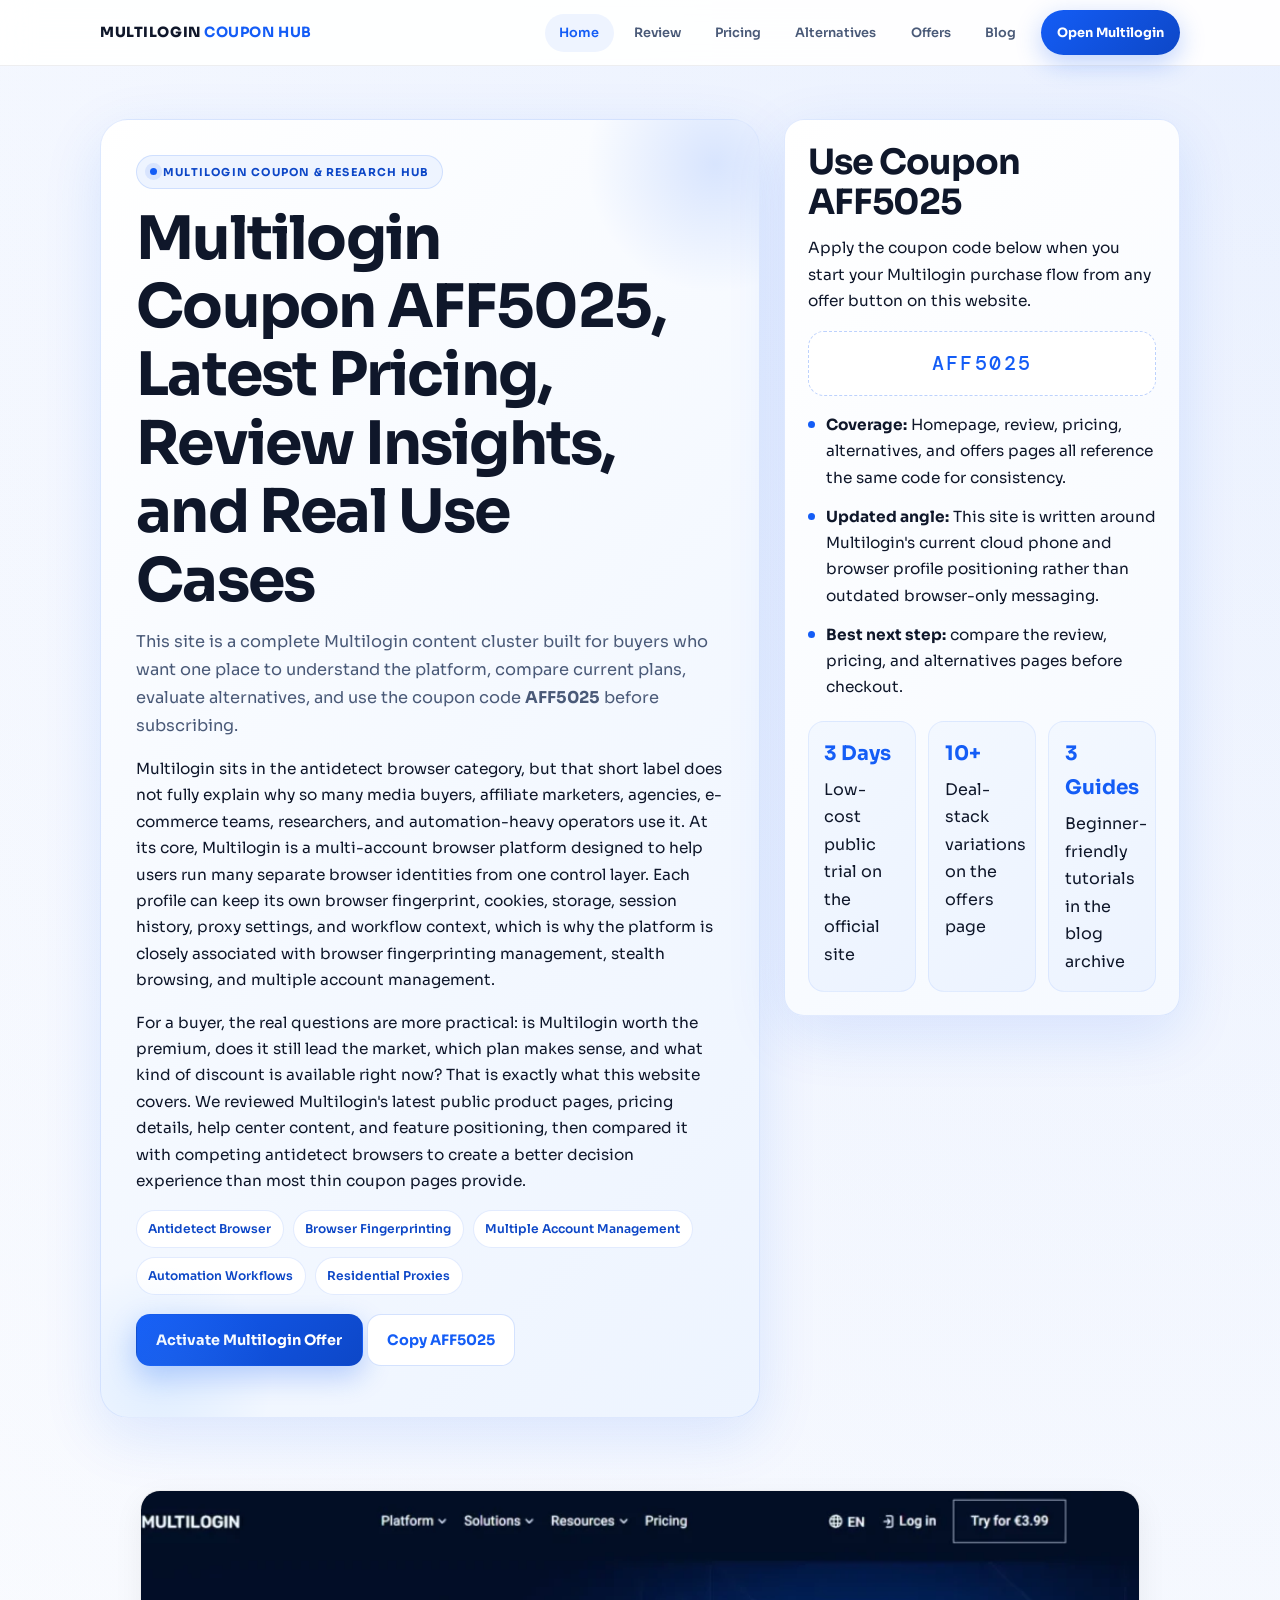
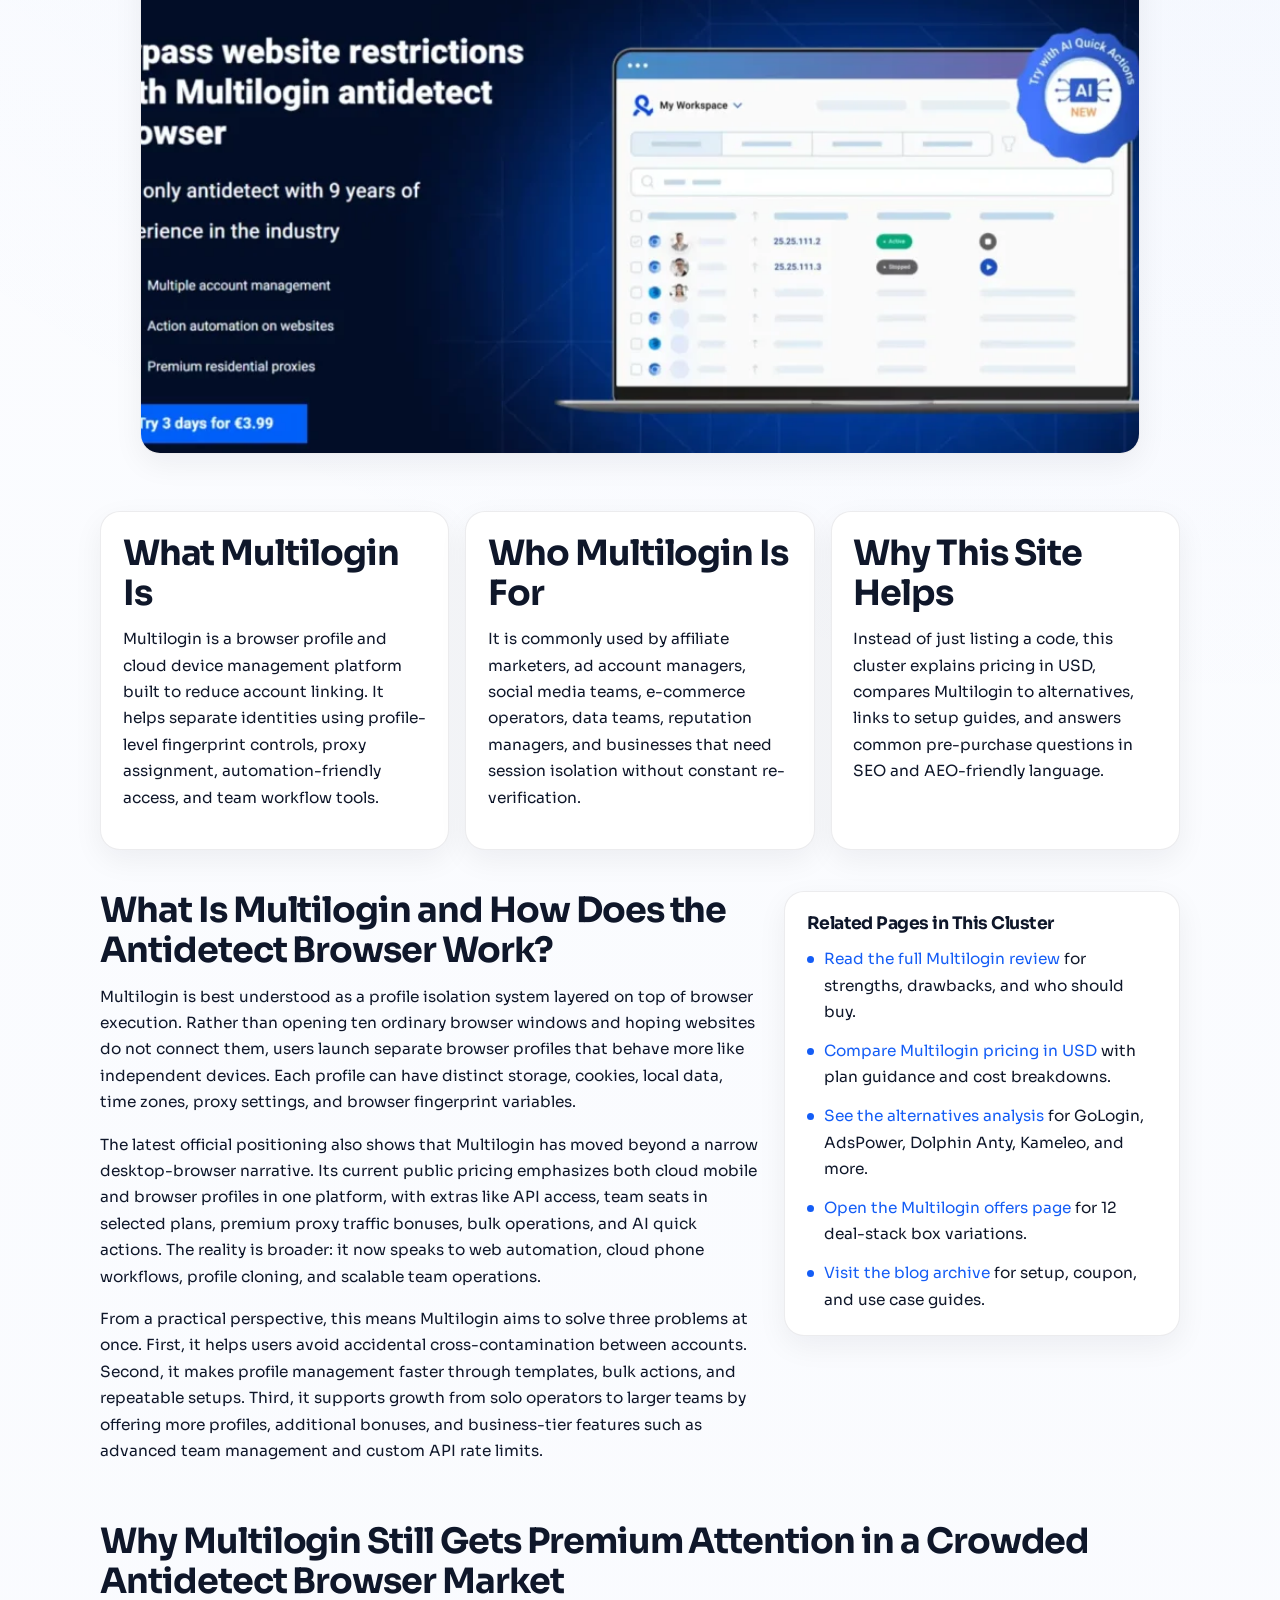
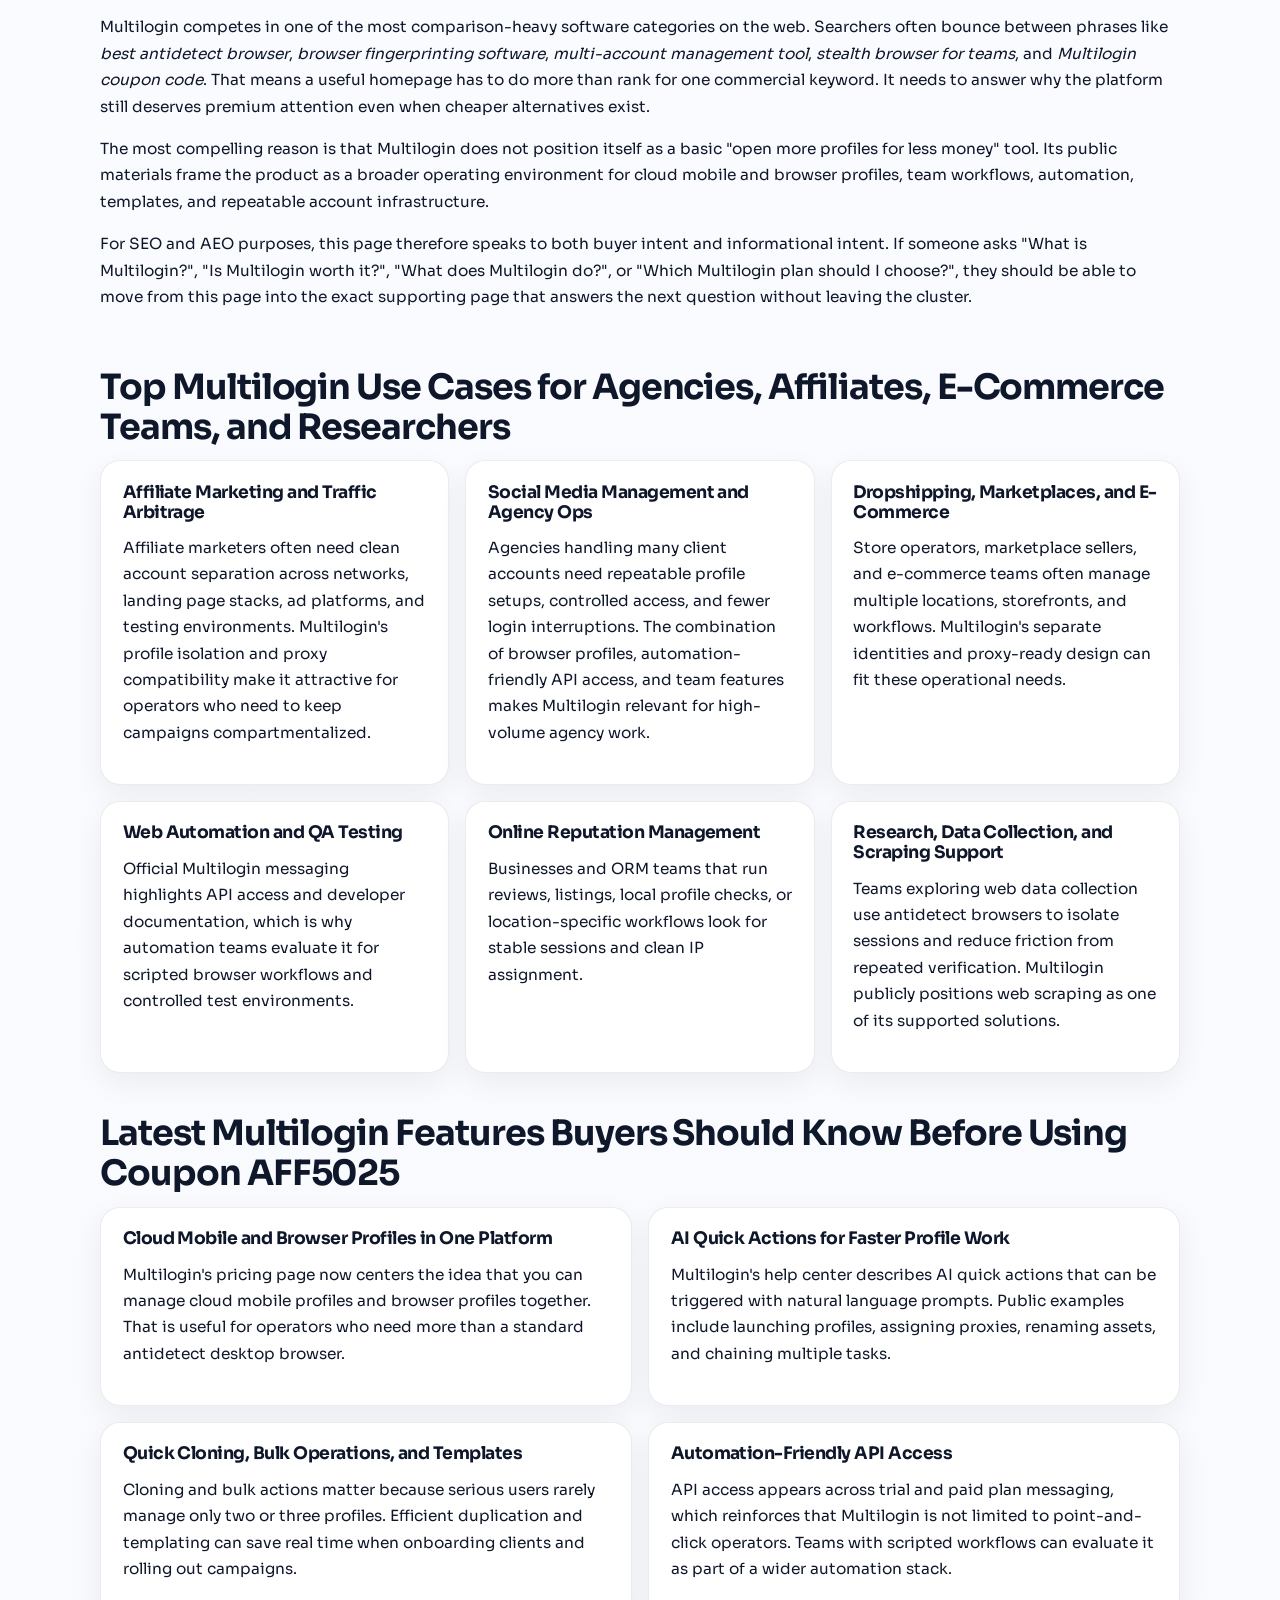
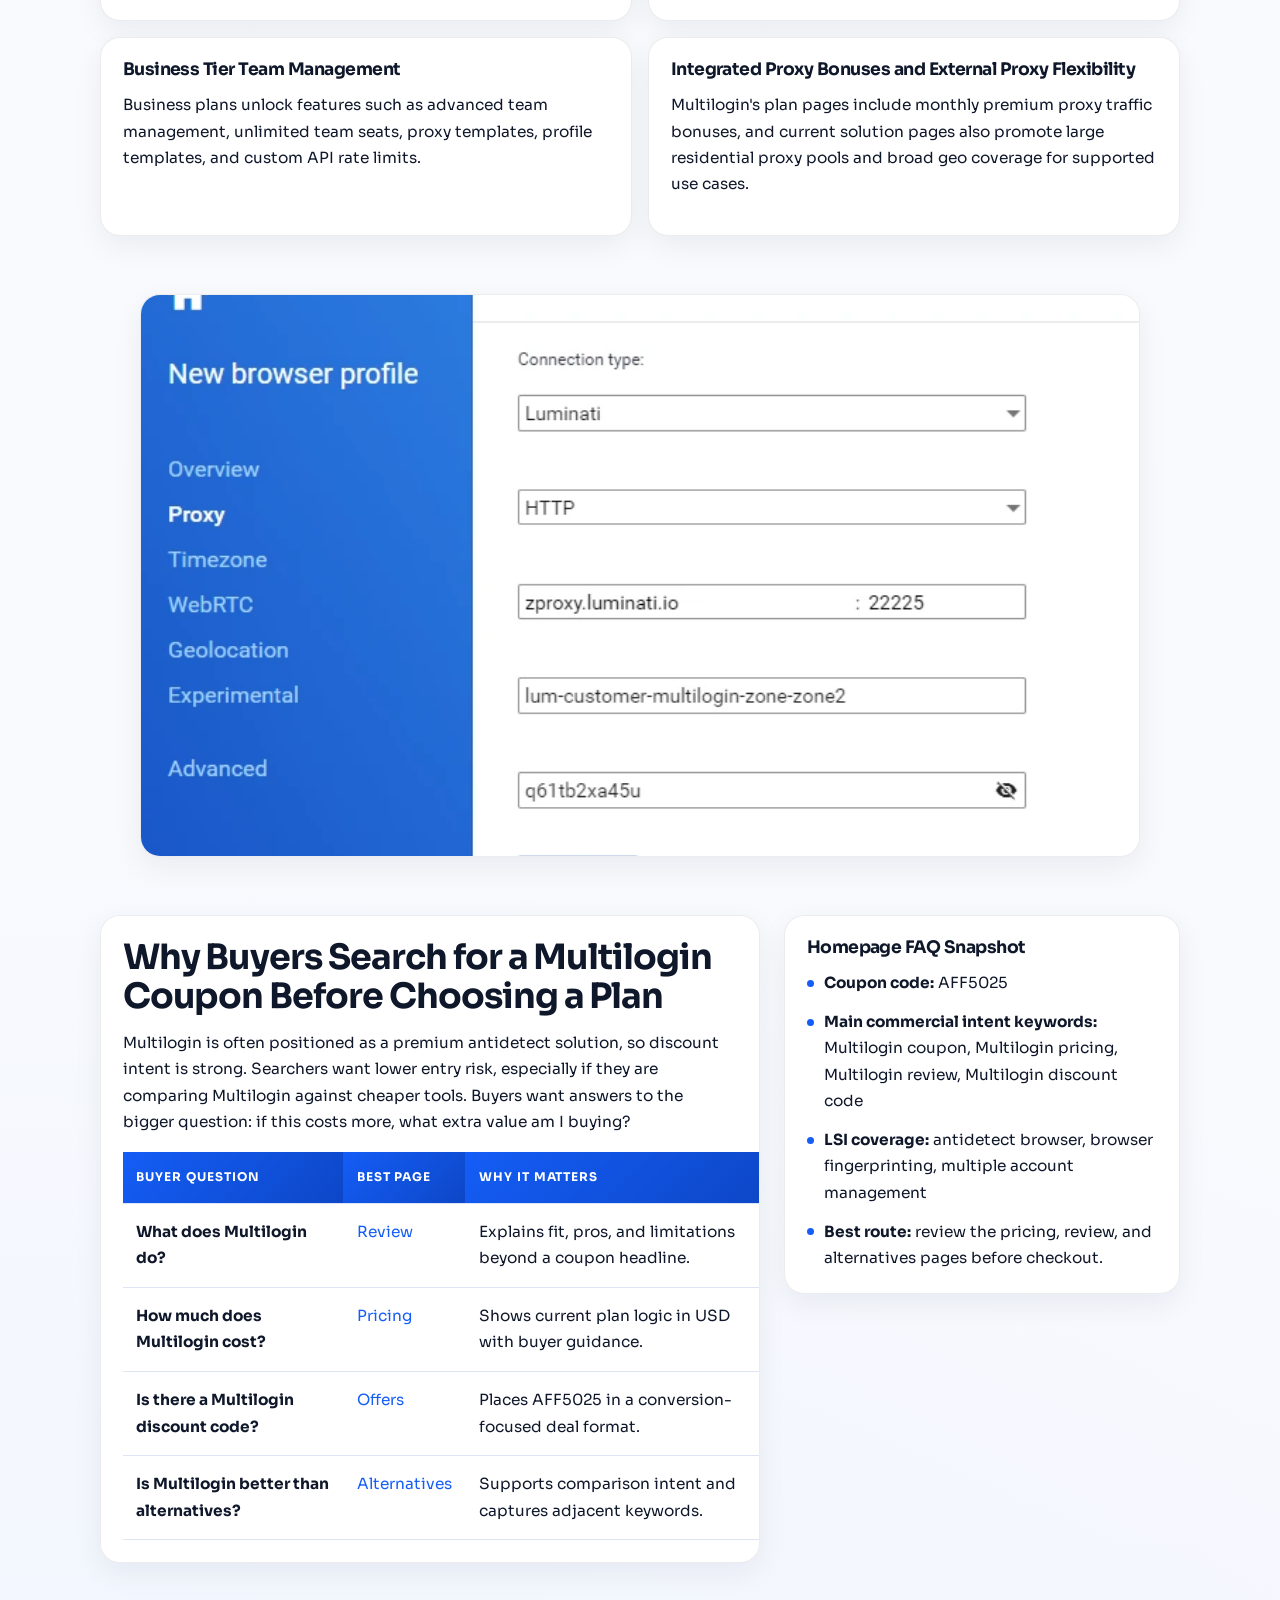
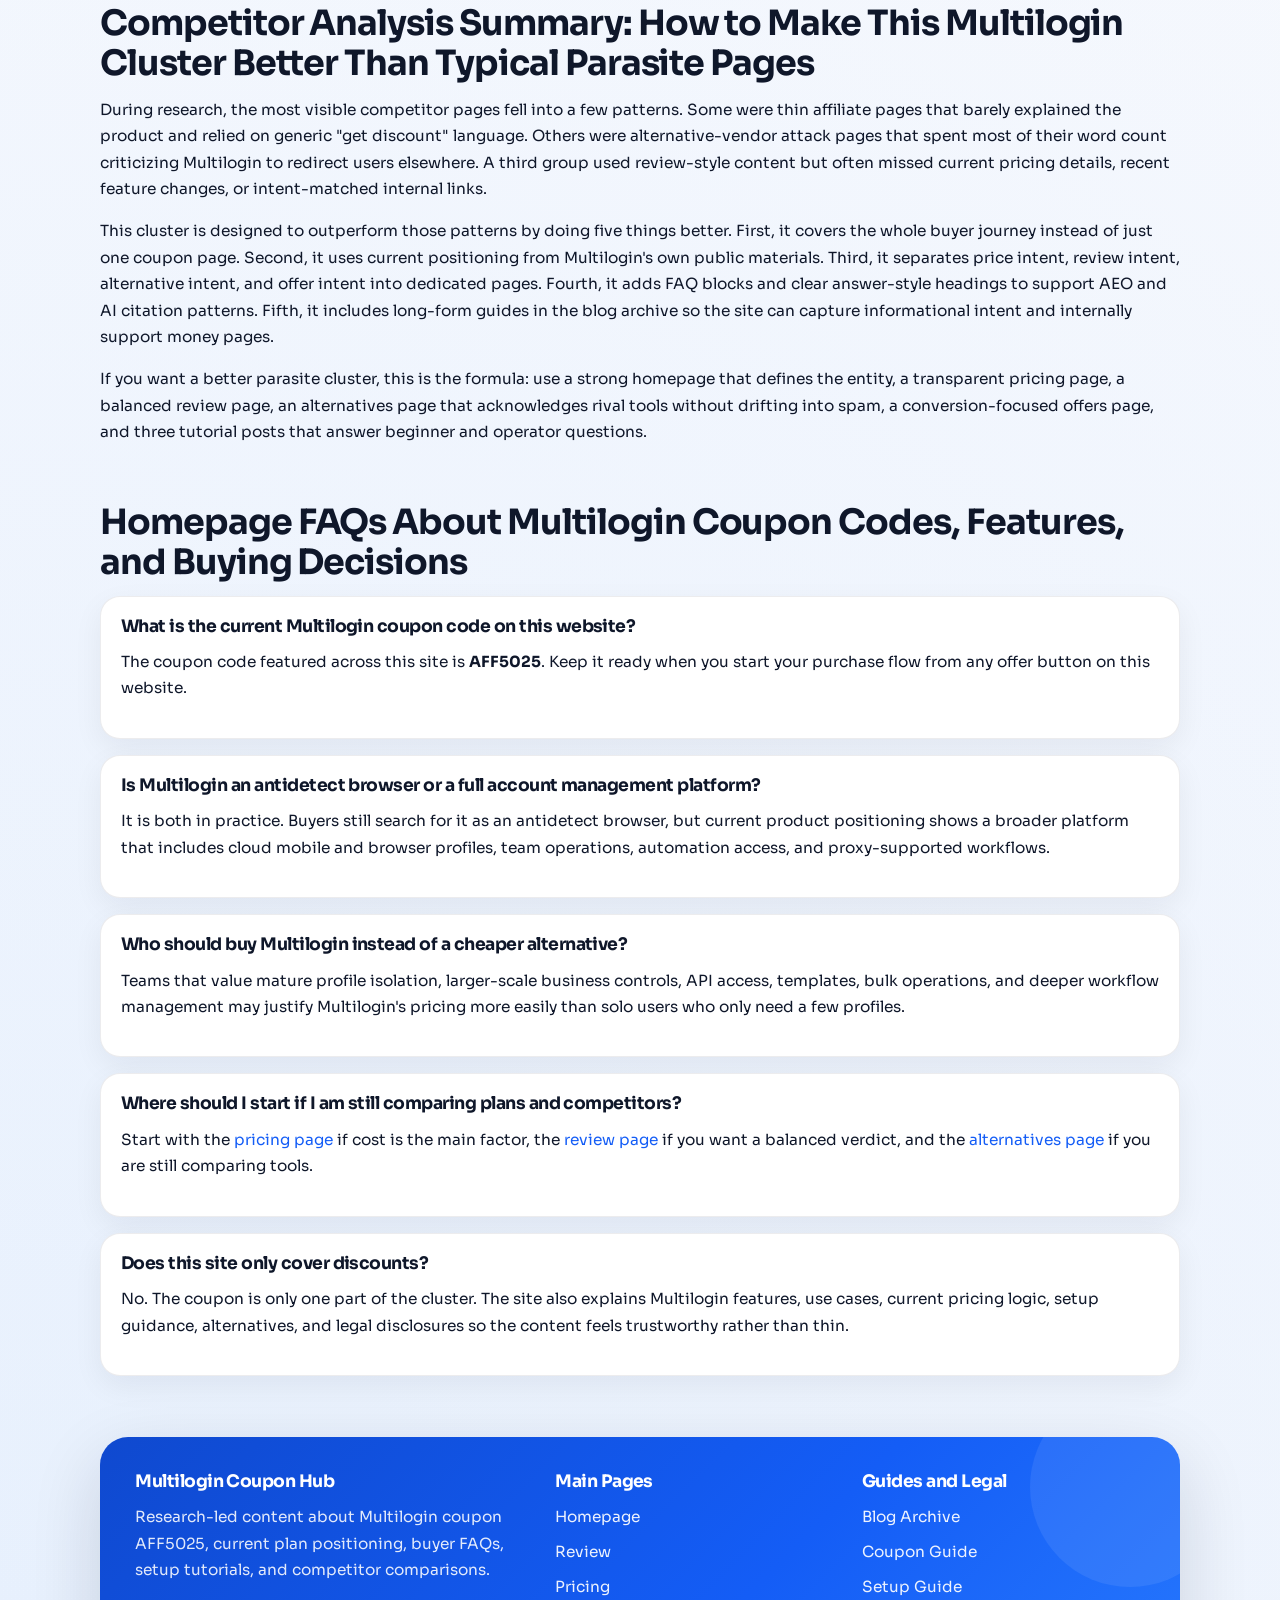
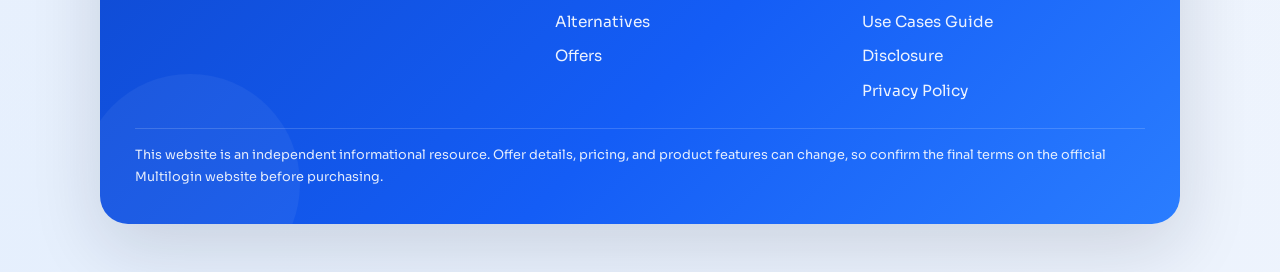
<file: index.html>
<!doctype html>
<html lang="en" data-root="." data-page="home">
  <head>
    <meta charset="UTF-8" />
    <meta name="viewport" content="width=device-width, initial-scale=1.0" />
    <title>
      Multilogin Coupon AFF5025: Latest Discount, Review, Pricing & Use Cases
    </title>
    <meta
      name="description"
      content="Claim the latest Multilogin coupon AFF5025, learn what Multilogin is, compare plans in USD, explore key use cases, and find expert answers before you buy."
    />
    <meta
      name="keywords"
      content="Multilogin coupon, Multilogin discount code, AFF5025, Multilogin review, Multilogin pricing, antidetect browser, browser fingerprinting, multiple account management"
    />
    <link rel="canonical" href="https://anticoupon.github.io/" />
    <link rel="stylesheet" href="./assets/styles.css" />
    <script defer src="./assets/site.js"></script>
    <script type="application/ld+json">
      {
        "@context": "https://schema.org",
        "@type": "FAQPage",
        "mainEntity": [
          {
            "@type": "Question",
            "name": "What is Multilogin used for?",
            "acceptedAnswer": {
              "@type": "Answer",
              "text": "Multilogin is an antidetect browser platform used to manage multiple browser profiles with separate fingerprints, cookies, storage, and proxies so teams can run multi-account workflows with lower detection risk."
            }
          },
          {
            "@type": "Question",
            "name": "What is the latest Multilogin coupon on this site?",
            "acceptedAnswer": {
              "@type": "Answer",
              "text": "The coupon featured on this site is AFF5025 and it is used throughout this website."
            }
          }
        ]
      }
    </script>
  </head>
  <body>
    <div class="site-shell">
      <div data-site-header></div>
      <main>
        <section class="hero">
          <div class="wrap hero-grid">
            <div>
              <span class="eyebrow">Multilogin Coupon & Research Hub</span>
              <h1>
                Multilogin Coupon AFF5025, Latest Pricing, Review Insights, and
                Real Use Cases
              </h1>
              <p class="lede">
                This site is a complete Multilogin content cluster built for
                buyers who want one place to understand the platform, compare
                current plans, evaluate alternatives, and use the coupon code
                <strong>AFF5025</strong> before subscribing.
              </p>
              <p>
                Multilogin sits in the antidetect browser category, but that
                short label does not fully explain why so many media buyers,
                affiliate marketers, agencies, e-commerce teams, researchers,
                and automation-heavy operators use it. At its core, Multilogin
                is a multi-account browser platform designed to help users run
                many separate browser identities from one control layer. Each
                profile can keep its own browser fingerprint, cookies, storage,
                session history, proxy settings, and workflow context, which is
                why the platform is closely associated with browser
                fingerprinting management, stealth browsing, and multiple
                account management.
              </p>
              <p>
                For a buyer, the real questions are more practical: is
                Multilogin worth the premium, does it still lead the market,
                which plan makes sense, and what kind of discount is available
                right now? That is exactly what this website covers. We reviewed
                Multilogin's latest public product pages, pricing details, help
                center content, and feature positioning, then compared it with
                competing antidetect browsers to create a better decision
                experience than most thin coupon pages provide.
              </p>
              <div class="tag-row">
                <span class="tag">Antidetect Browser</span>
                <span class="tag">Browser Fingerprinting</span>
                <span class="tag">Multiple Account Management</span>
                <span class="tag">Automation Workflows</span>
                <span class="tag">Residential Proxies</span>
              </div>
              <p style="margin-top: 1.2rem">
                <a class="button-link" href="https://multilogin.com/?ref=ml789"
                  >Activate Multilogin Offer</a
                >
                <button class="button alt" type="button" data-copy-coupon>
                  Copy AFF5025
                </button>
              </p>
            </div>
            <aside class="coupon-box">
              <h2>Use Coupon AFF5025</h2>
              <p>
                Apply the coupon code below when you start your Multilogin
                purchase flow from any offer button on this website.
              </p>
              <div class="coupon-code">AFF5025</div>
              <ul class="list-clean" style="margin-top: 1rem">
                <li>
                  <strong>Coverage:</strong> Homepage, review, pricing,
                  alternatives, and offers pages all reference the same code for
                  consistency.
                </li>
                <li>
                  <strong>Updated angle:</strong> This site is written around
                  Multilogin's current cloud phone and browser profile
                  positioning rather than outdated browser-only messaging.
                </li>
                <li>
                  <strong>Best next step:</strong> compare the review, pricing,
                  and alternatives pages before checkout.
                </li>
              </ul>
              <div class="metrics">
                <div class="metric">
                  <strong>3 Days</strong>
                  <span>Low-cost public trial on the official site</span>
                </div>
                <div class="metric">
                  <strong>10+</strong>
                  <span>Deal-stack variations on the offers page</span>
                </div>
                <div class="metric">
                  <strong>3 Guides</strong>
                  <span>Beginner-friendly tutorials in the blog archive</span>
                </div>
              </div>
            </aside>
          </div>
        </section>

        <section>
          <div class="wrap media-grid two-up">
            <figure class="media-card">
              <img
                src="./assets/images/multilogin-home-hero.webp"
                alt="Multilogin homepage interface preview showing antidetect browser dashboard and AI quick actions"
              />
              <figcaption>Multilogin homepage image.</figcaption>
            </figure>
          </div>
        </section>

        <section>
          <div class="wrap cards-3">
            <article class="card">
              <h2>What Multilogin Is</h2>
              <p>
                Multilogin is a browser profile and cloud device management
                platform built to reduce account linking. It helps separate
                identities using profile-level fingerprint controls, proxy
                assignment, automation-friendly access, and team workflow tools.
              </p>
            </article>
            <article class="card">
              <h2>Who Multilogin Is For</h2>
              <p>
                It is commonly used by affiliate marketers, ad account managers,
                social media teams, e-commerce operators, data teams, reputation
                managers, and businesses that need session isolation without
                constant re-verification.
              </p>
            </article>
            <article class="card">
              <h2>Why This Site Helps</h2>
              <p>
                Instead of just listing a code, this cluster explains pricing in
                USD, compares Multilogin to alternatives, links to setup guides,
                and answers common pre-purchase questions in SEO and
                AEO-friendly language.
              </p>
            </article>
          </div>
        </section>

        <section>
          <div class="wrap split">
            <div>
              <h2 class="section-title">
                What Is Multilogin and How Does the Antidetect Browser Work?
              </h2>
              <p>
                Multilogin is best understood as a profile isolation system
                layered on top of browser execution. Rather than opening ten
                ordinary browser windows and hoping websites do not connect
                them, users launch separate browser profiles that behave more
                like independent devices. Each profile can have distinct
                storage, cookies, local data, time zones, proxy settings, and
                browser fingerprint variables.
              </p>
              <p>
                The latest official positioning also shows that Multilogin has
                moved beyond a narrow desktop-browser narrative. Its current
                public pricing emphasizes both cloud mobile and browser profiles
                in one platform, with extras like API access, team seats in
                selected plans, premium proxy traffic bonuses, bulk operations,
                and AI quick actions. The reality is broader: it now speaks to
                web automation, cloud phone workflows, profile cloning, and
                scalable team operations.
              </p>
              <p>
                From a practical perspective, this means Multilogin aims to
                solve three problems at once. First, it helps users avoid
                accidental cross-contamination between accounts. Second, it
                makes profile management faster through templates, bulk actions,
                and repeatable setups. Third, it supports growth from solo
                operators to larger teams by offering more profiles, additional
                bonuses, and business-tier features such as advanced team
                management and custom API rate limits.
              </p>
            </div>
            <div class="panel">
              <h3>Related Pages in This Cluster</h3>
              <ul class="list-clean">
                <li>
                  <a href="./review/index.html"
                    >Read the full Multilogin review</a
                  >
                  for strengths, drawbacks, and who should buy.
                </li>
                <li>
                  <a href="./pricing/index.html"
                    >Compare Multilogin pricing in USD</a
                  >
                  with plan guidance and cost breakdowns.
                </li>
                <li>
                  <a href="./alternatives/index.html"
                    >See the alternatives analysis</a
                  >
                  for GoLogin, AdsPower, Dolphin Anty, Kameleo, and more.
                </li>
                <li>
                  <a href="./offers/index.html"
                    >Open the Multilogin offers page</a
                  >
                  for 12 deal-stack box variations.
                </li>
                <li>
                  <a href="./blog/index.html">Visit the blog archive</a> for
                  setup, coupon, and use case guides.
                </li>
              </ul>
            </div>
          </div>
        </section>

        <section>
          <div class="wrap">
            <h2 class="section-title">
              Why Multilogin Still Gets Premium Attention in a Crowded
              Antidetect Browser Market
            </h2>
            <p>
              Multilogin competes in one of the most comparison-heavy software
              categories on the web. Searchers often bounce between phrases like
              <em>best antidetect browser</em>,
              <em>browser fingerprinting software</em>,
              <em>multi-account management tool</em>,
              <em>stealth browser for teams</em>, and
              <em>Multilogin coupon code</em>. That means a useful homepage has
              to do more than rank for one commercial keyword. It needs to
              answer why the platform still deserves premium attention even when
              cheaper alternatives exist.
            </p>
            <p>
              The most compelling reason is that Multilogin does not position
              itself as a basic "open more profiles for less money" tool. Its
              public materials frame the product as a broader operating
              environment for cloud mobile and browser profiles, team workflows,
              automation, templates, and repeatable account infrastructure.
            </p>
            <p>
              For SEO and AEO purposes, this page therefore speaks to both buyer
              intent and informational intent. If someone asks "What is
              Multilogin?", "Is Multilogin worth it?", "What does Multilogin
              do?", or "Which Multilogin plan should I choose?", they should be
              able to move from this page into the exact supporting page that
              answers the next question without leaving the cluster.
            </p>
          </div>
        </section>

        <section>
          <div class="wrap">
            <h2 class="section-title">
              Top Multilogin Use Cases for Agencies, Affiliates, E-Commerce
              Teams, and Researchers
            </h2>
            <div class="cards-3">
              <article class="card">
                <h3>Affiliate Marketing and Traffic Arbitrage</h3>
                <p>
                  Affiliate marketers often need clean account separation across
                  networks, landing page stacks, ad platforms, and testing
                  environments. Multilogin's profile isolation and proxy
                  compatibility make it attractive for operators who need to
                  keep campaigns compartmentalized.
                </p>
              </article>
              <article class="card">
                <h3>Social Media Management and Agency Ops</h3>
                <p>
                  Agencies handling many client accounts need repeatable profile
                  setups, controlled access, and fewer login interruptions. The
                  combination of browser profiles, automation-friendly API
                  access, and team features makes Multilogin relevant for
                  high-volume agency work.
                </p>
              </article>
              <article class="card">
                <h3>Dropshipping, Marketplaces, and E-Commerce</h3>
                <p>
                  Store operators, marketplace sellers, and e-commerce teams
                  often manage multiple locations, storefronts, and workflows.
                  Multilogin's separate identities and proxy-ready design can
                  fit these operational needs.
                </p>
              </article>
              <article class="card">
                <h3>Web Automation and QA Testing</h3>
                <p>
                  Official Multilogin messaging highlights API access and
                  developer documentation, which is why automation teams
                  evaluate it for scripted browser workflows and controlled test
                  environments.
                </p>
              </article>
              <article class="card">
                <h3>Online Reputation Management</h3>
                <p>
                  Businesses and ORM teams that run reviews, listings, local
                  profile checks, or location-specific workflows look for stable
                  sessions and clean IP assignment.
                </p>
              </article>
              <article class="card">
                <h3>Research, Data Collection, and Scraping Support</h3>
                <p>
                  Teams exploring web data collection use antidetect browsers to
                  isolate sessions and reduce friction from repeated
                  verification. Multilogin publicly positions web scraping as
                  one of its supported solutions.
                </p>
              </article>
            </div>
          </div>
        </section>

        <section>
          <div class="wrap">
            <h2 class="section-title">
              Latest Multilogin Features Buyers Should Know Before Using Coupon
              AFF5025
            </h2>
            <div class="cards-2">
              <article class="card">
                <h3>Cloud Mobile and Browser Profiles in One Platform</h3>
                <p>
                  Multilogin's pricing page now centers the idea that you can
                  manage cloud mobile profiles and browser profiles together.
                  That is useful for operators who need more than a standard
                  antidetect desktop browser.
                </p>
              </article>
              <article class="card">
                <h3>AI Quick Actions for Faster Profile Work</h3>
                <p>
                  Multilogin's help center describes AI quick actions that can
                  be triggered with natural language prompts. Public examples
                  include launching profiles, assigning proxies, renaming
                  assets, and chaining multiple tasks.
                </p>
              </article>
              <article class="card">
                <h3>Quick Cloning, Bulk Operations, and Templates</h3>
                <p>
                  Cloning and bulk actions matter because serious users rarely
                  manage only two or three profiles. Efficient duplication and
                  templating can save real time when onboarding clients and
                  rolling out campaigns.
                </p>
              </article>
              <article class="card">
                <h3>Automation-Friendly API Access</h3>
                <p>
                  API access appears across trial and paid plan messaging, which
                  reinforces that Multilogin is not limited to point-and-click
                  operators. Teams with scripted workflows can evaluate it as
                  part of a wider automation stack.
                </p>
              </article>
              <article class="card">
                <h3>Business Tier Team Management</h3>
                <p>
                  Business plans unlock features such as advanced team
                  management, unlimited team seats, proxy templates, profile
                  templates, and custom API rate limits.
                </p>
              </article>
              <article class="card">
                <h3>Integrated Proxy Bonuses and External Proxy Flexibility</h3>
                <p>
                  Multilogin's plan pages include monthly premium proxy traffic
                  bonuses, and current solution pages also promote large
                  residential proxy pools and broad geo coverage for supported
                  use cases.
                </p>
              </article>
            </div>
          </div>
        </section>

        <section>
          <div class="wrap media-grid two-up">
            <figure class="media-card">
              <img
                src="./assets/images/multilogin-built-in-residential-proxies.webp"
                alt="Multilogin proxy setup screen with built-in residential proxy configuration"
              />
              <figcaption>Multilogin proxy image.</figcaption>
            </figure>
          </div>
        </section>

        <section>
          <div class="wrap split">
            <div class="table-wrap">
              <h2>
                Why Buyers Search for a Multilogin Coupon Before Choosing a Plan
              </h2>
              <p>
                Multilogin is often positioned as a premium antidetect solution,
                so discount intent is strong. Searchers want lower entry risk,
                especially if they are comparing Multilogin against cheaper
                tools. Buyers want answers to the bigger question: if this costs
                more, what extra value am I buying?
              </p>
              <table class="table">
                <thead>
                  <tr>
                    <th>Buyer Question</th>
                    <th>Best Page</th>
                    <th>Why It Matters</th>
                  </tr>
                </thead>
                <tbody>
                  <tr>
                    <td>What does Multilogin do?</td>
                    <td><a href="./review/index.html">Review</a></td>
                    <td>
                      Explains fit, pros, and limitations beyond a coupon
                      headline.
                    </td>
                  </tr>
                  <tr>
                    <td>How much does Multilogin cost?</td>
                    <td><a href="./pricing/index.html">Pricing</a></td>
                    <td>
                      Shows current plan logic in USD with buyer guidance.
                    </td>
                  </tr>
                  <tr>
                    <td>Is there a Multilogin discount code?</td>
                    <td><a href="./offers/index.html">Offers</a></td>
                    <td>Places AFF5025 in a conversion-focused deal format.</td>
                  </tr>
                  <tr>
                    <td>Is Multilogin better than alternatives?</td>
                    <td>
                      <a href="./alternatives/index.html">Alternatives</a>
                    </td>
                    <td>
                      Supports comparison intent and captures adjacent keywords.
                    </td>
                  </tr>
                </tbody>
              </table>
            </div>
            <div class="panel">
              <h3>Homepage FAQ Snapshot</h3>
              <ul class="list-clean">
                <li><strong>Coupon code:</strong> AFF5025</li>
                <li>
                  <strong>Main commercial intent keywords:</strong> Multilogin
                  coupon, Multilogin pricing, Multilogin review, Multilogin
                  discount code
                </li>
                <li>
                  <strong>LSI coverage:</strong> antidetect browser, browser
                  fingerprinting, multiple account management
                </li>
                <li>
                  <strong>Best route:</strong> review the pricing, review, and
                  alternatives pages before checkout.
                </li>
              </ul>
            </div>
          </div>
        </section>

        <section>
          <div class="wrap">
            <h2 class="section-title">
              Competitor Analysis Summary: How to Make This Multilogin Cluster
              Better Than Typical Parasite Pages
            </h2>
            <p>
              During research, the most visible competitor pages fell into a few
              patterns. Some were thin affiliate pages that barely explained the
              product and relied on generic "get discount" language. Others were
              alternative-vendor attack pages that spent most of their word
              count criticizing Multilogin to redirect users elsewhere. A third
              group used review-style content but often missed current pricing
              details, recent feature changes, or intent-matched internal links.
            </p>
            <p>
              This cluster is designed to outperform those patterns by doing
              five things better. First, it covers the whole buyer journey
              instead of just one coupon page. Second, it uses current
              positioning from Multilogin's own public materials. Third, it
              separates price intent, review intent, alternative intent, and
              offer intent into dedicated pages. Fourth, it adds FAQ blocks and
              clear answer-style headings to support AEO and AI citation
              patterns. Fifth, it includes long-form guides in the blog archive
              so the site can capture informational intent and internally
              support money pages.
            </p>
            <p>
              If you want a better parasite cluster, this is the formula: use a
              strong homepage that defines the entity, a transparent pricing
              page, a balanced review page, an alternatives page that
              acknowledges rival tools without drifting into spam, a
              conversion-focused offers page, and three tutorial posts that
              answer beginner and operator questions.
            </p>
          </div>
        </section>

        <section>
          <div class="wrap">
            <h2 class="section-title">
              Homepage FAQs About Multilogin Coupon Codes, Features, and Buying
              Decisions
            </h2>
            <div class="faq-list">
              <article class="faq-item">
                <h3>
                  What is the current Multilogin coupon code on this website?
                </h3>
                <p>
                  The coupon code featured across this site is
                  <strong>AFF5025</strong>. Keep it ready when you start your
                  purchase flow from any offer button on this website.
                </p>
              </article>
              <article class="faq-item">
                <h3>
                  Is Multilogin an antidetect browser or a full account
                  management platform?
                </h3>
                <p>
                  It is both in practice. Buyers still search for it as an
                  antidetect browser, but current product positioning shows a
                  broader platform that includes cloud mobile and browser
                  profiles, team operations, automation access, and
                  proxy-supported workflows.
                </p>
              </article>
              <article class="faq-item">
                <h3>
                  Who should buy Multilogin instead of a cheaper alternative?
                </h3>
                <p>
                  Teams that value mature profile isolation, larger-scale
                  business controls, API access, templates, bulk operations, and
                  deeper workflow management may justify Multilogin's pricing
                  more easily than solo users who only need a few profiles.
                </p>
              </article>
              <article class="faq-item">
                <h3>
                  Where should I start if I am still comparing plans and
                  competitors?
                </h3>
                <p>
                  Start with the
                  <a href="./pricing/index.html">pricing page</a> if cost is the
                  main factor, the
                  <a href="./review/index.html">review page</a> if you want a
                  balanced verdict, and the
                  <a href="./alternatives/index.html">alternatives page</a> if
                  you are still comparing tools.
                </p>
              </article>
              <article class="faq-item">
                <h3>Does this site only cover discounts?</h3>
                <p>
                  No. The coupon is only one part of the cluster. The site also
                  explains Multilogin features, use cases, current pricing
                  logic, setup guidance, alternatives, and legal disclosures so
                  the content feels trustworthy rather than thin.
                </p>
              </article>
            </div>
          </div>
        </section>
      </main>
      <div data-site-footer></div>
    </div>
  </body>
</html>
</file>
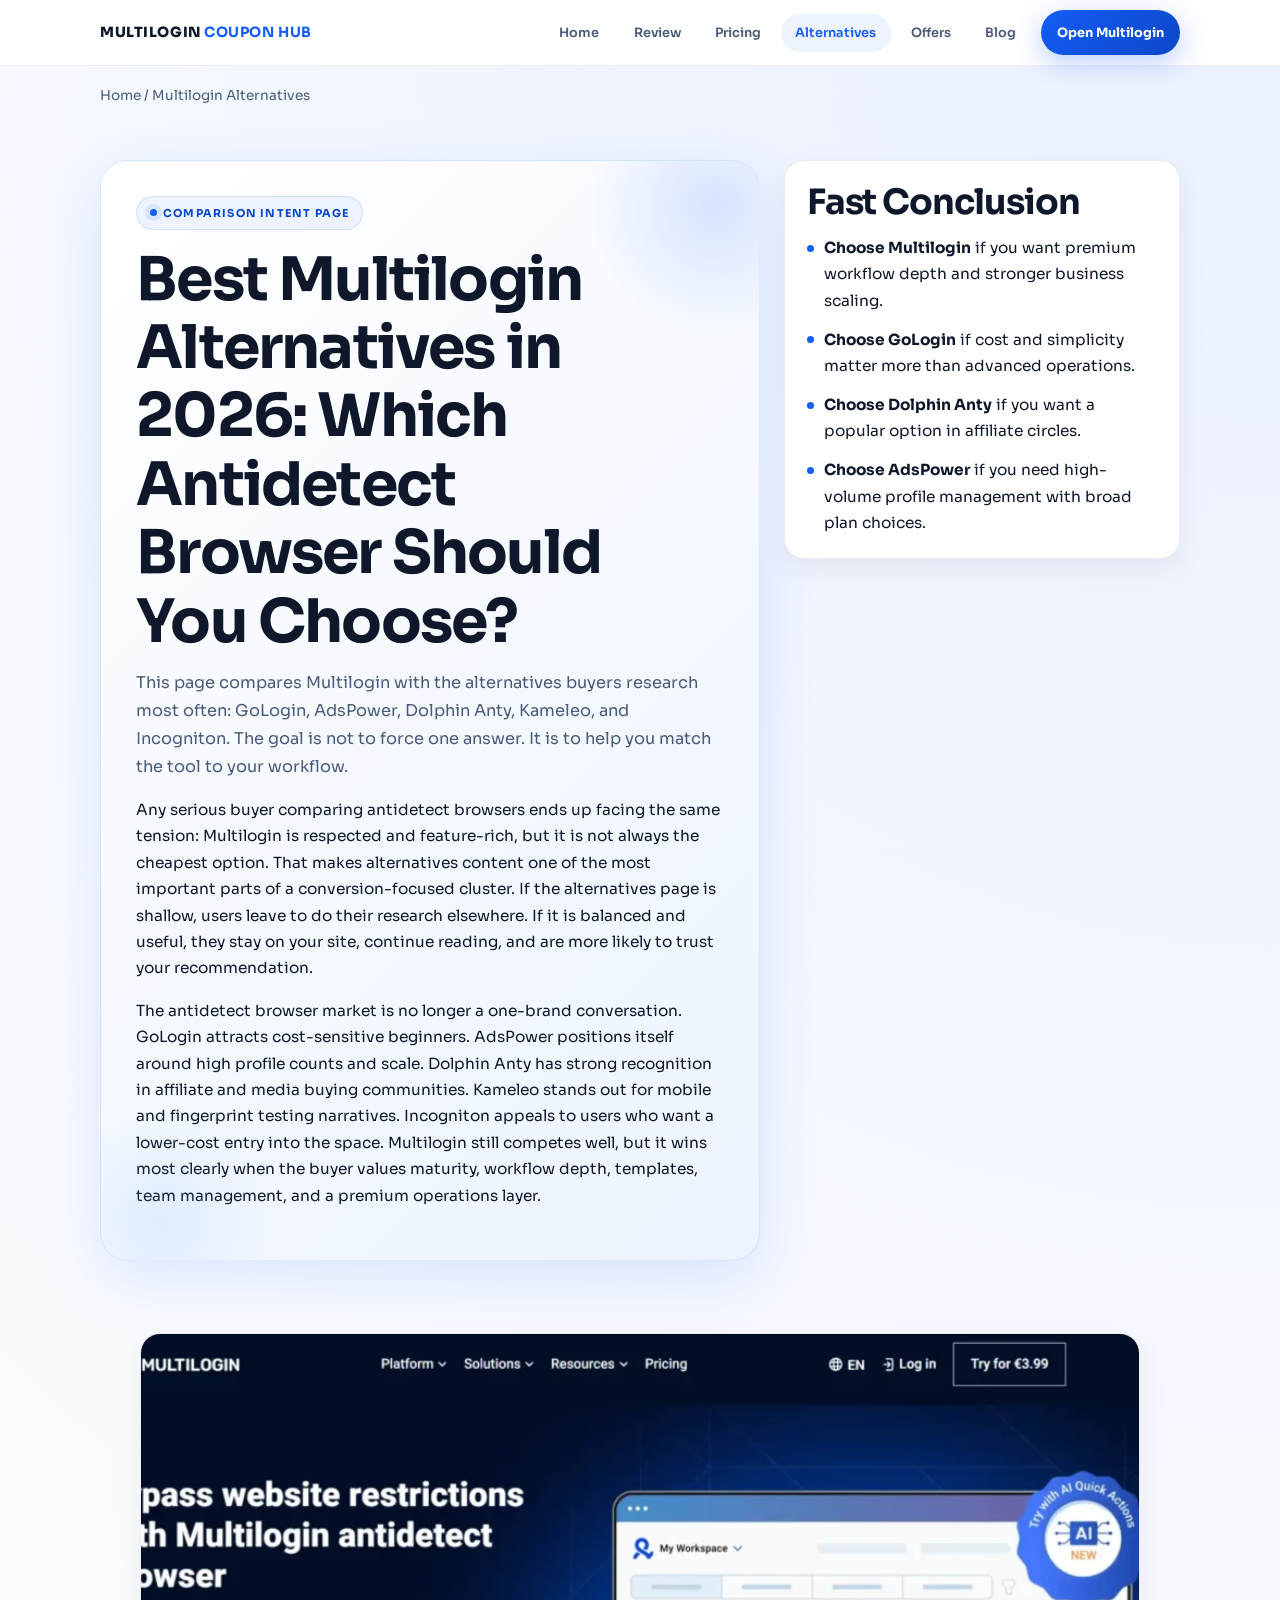
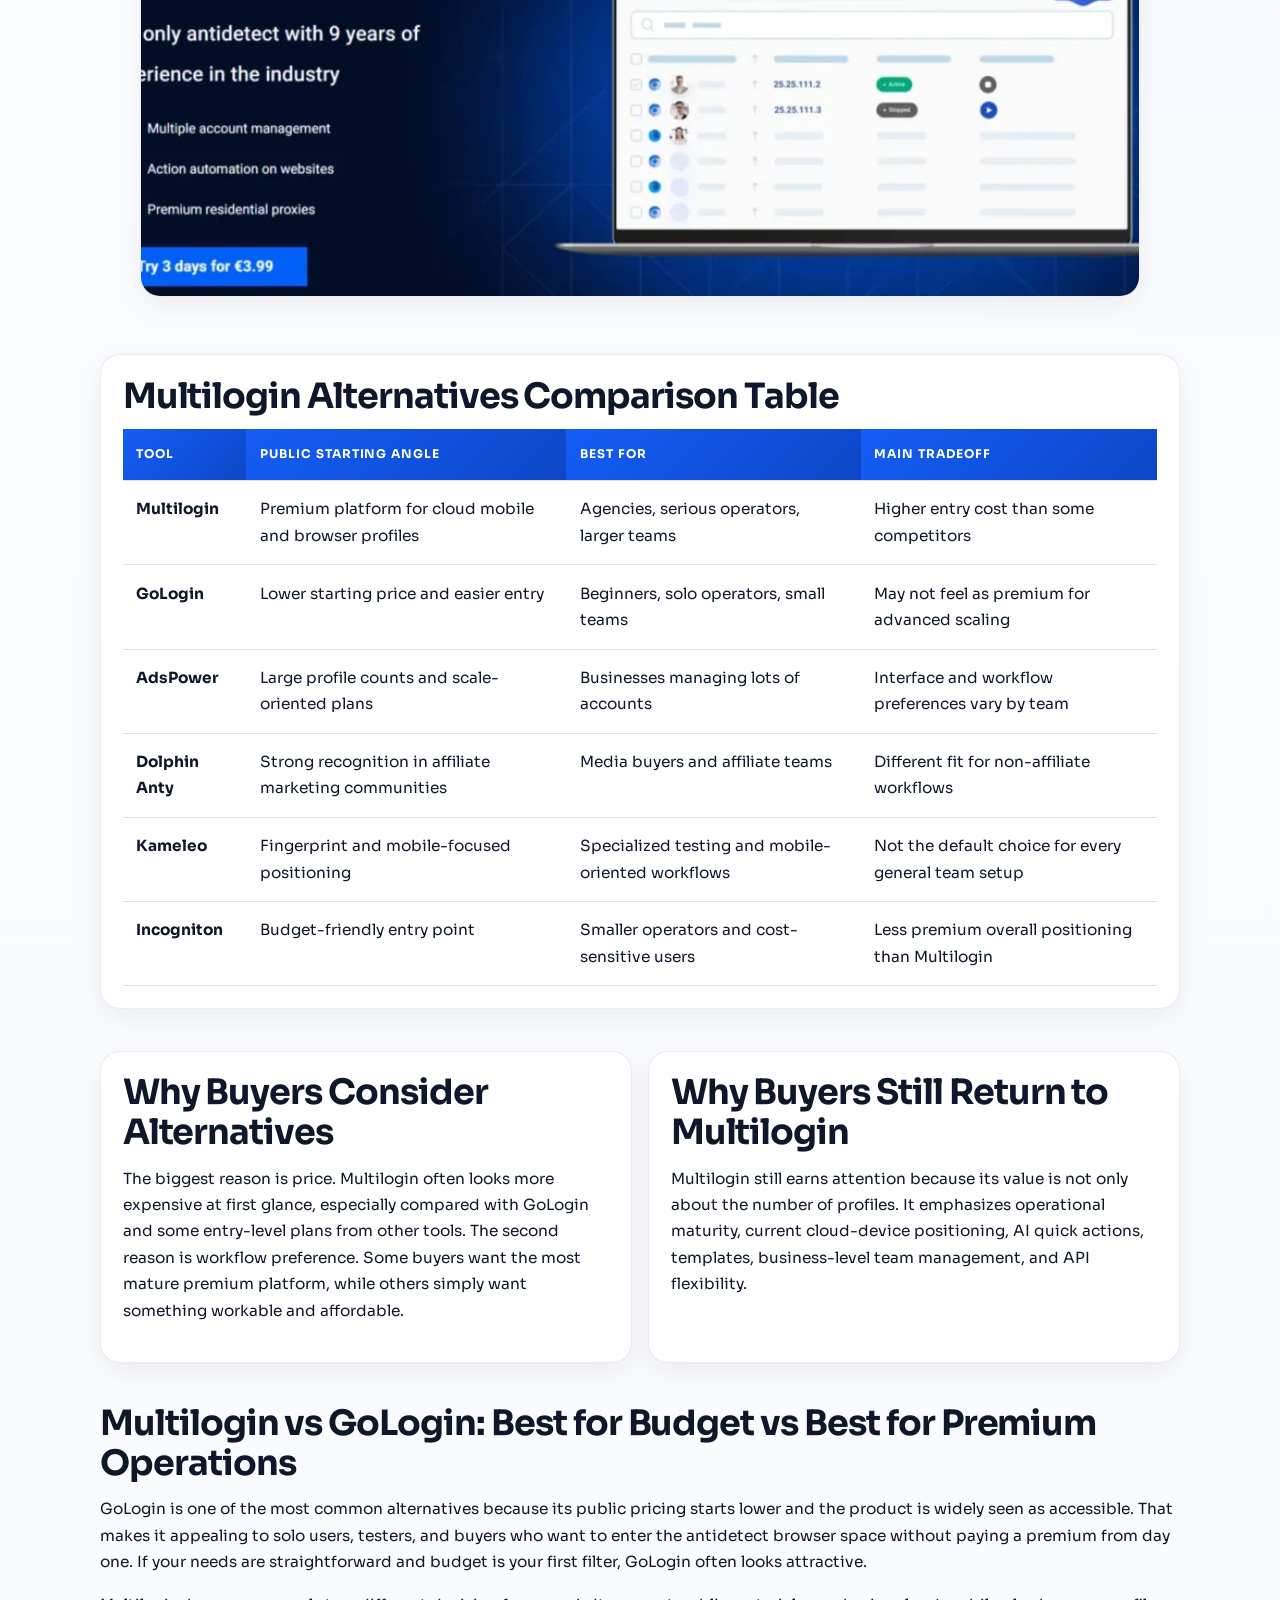
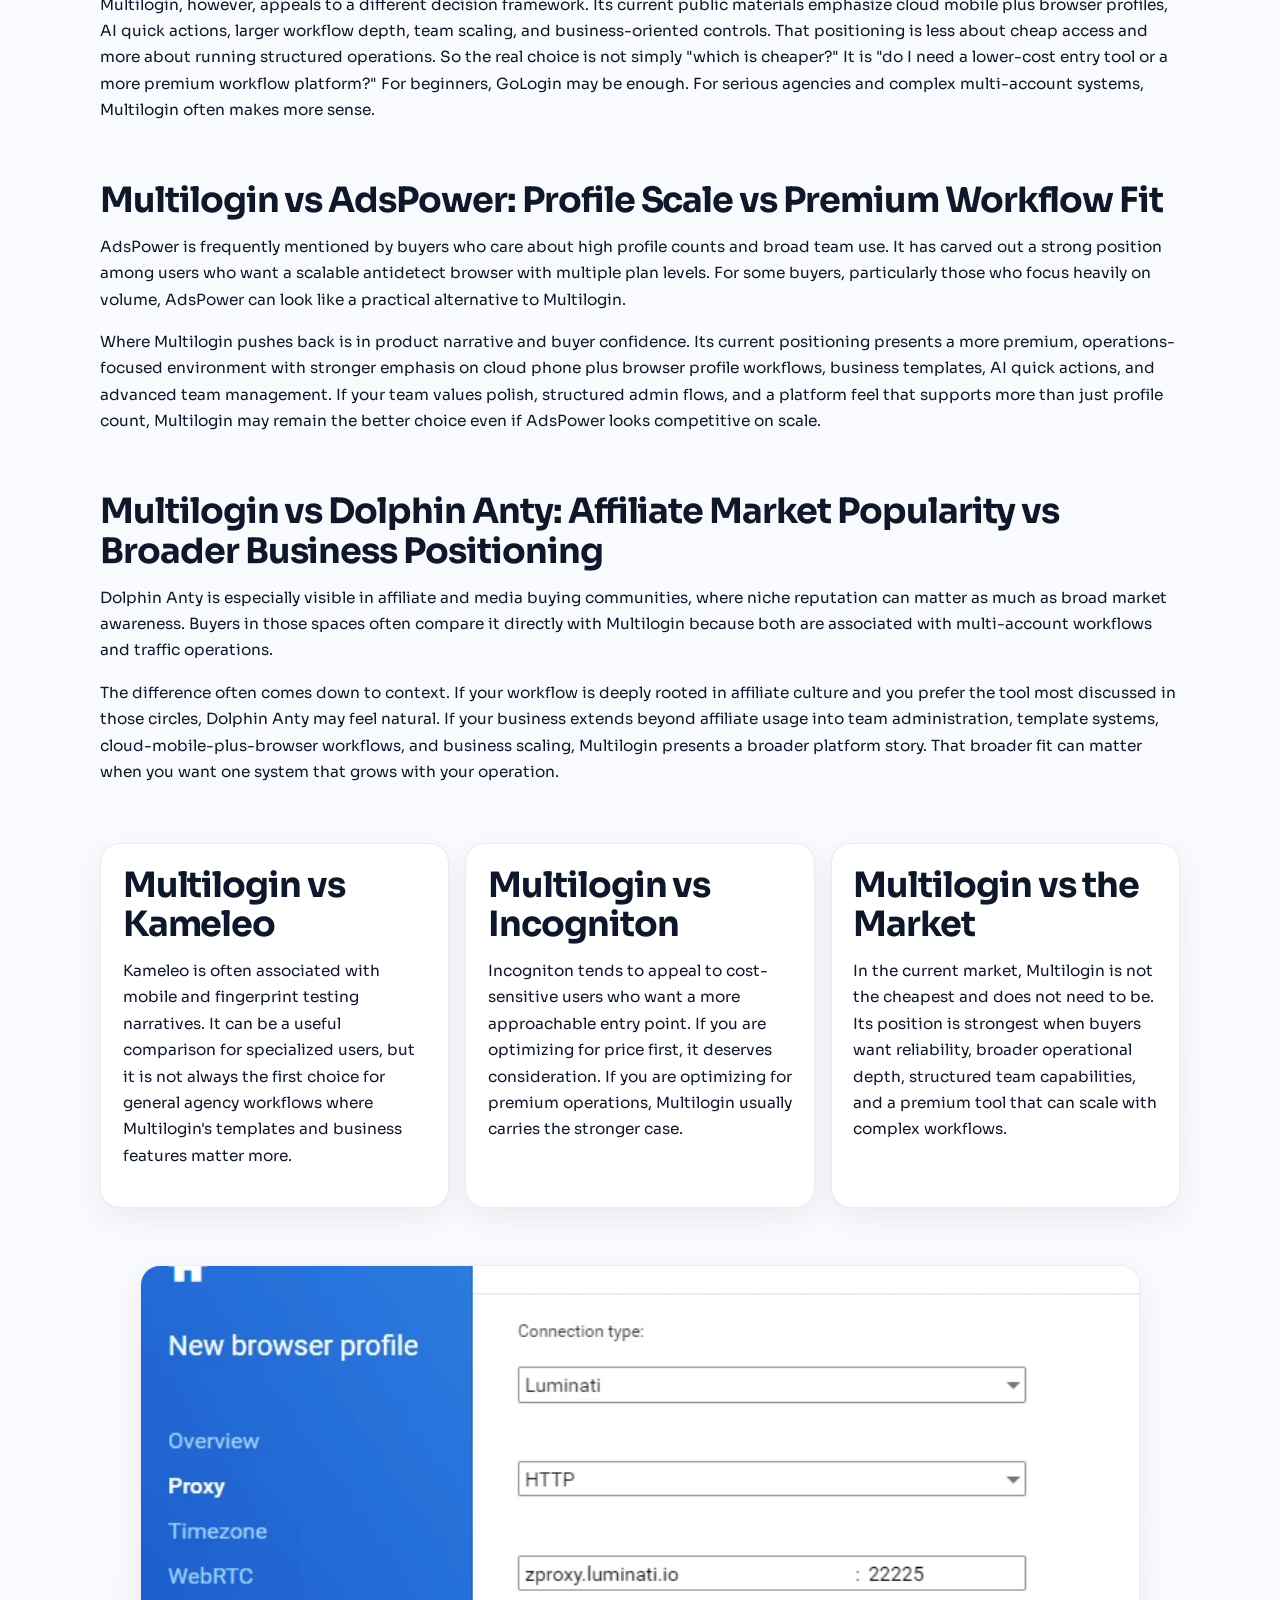
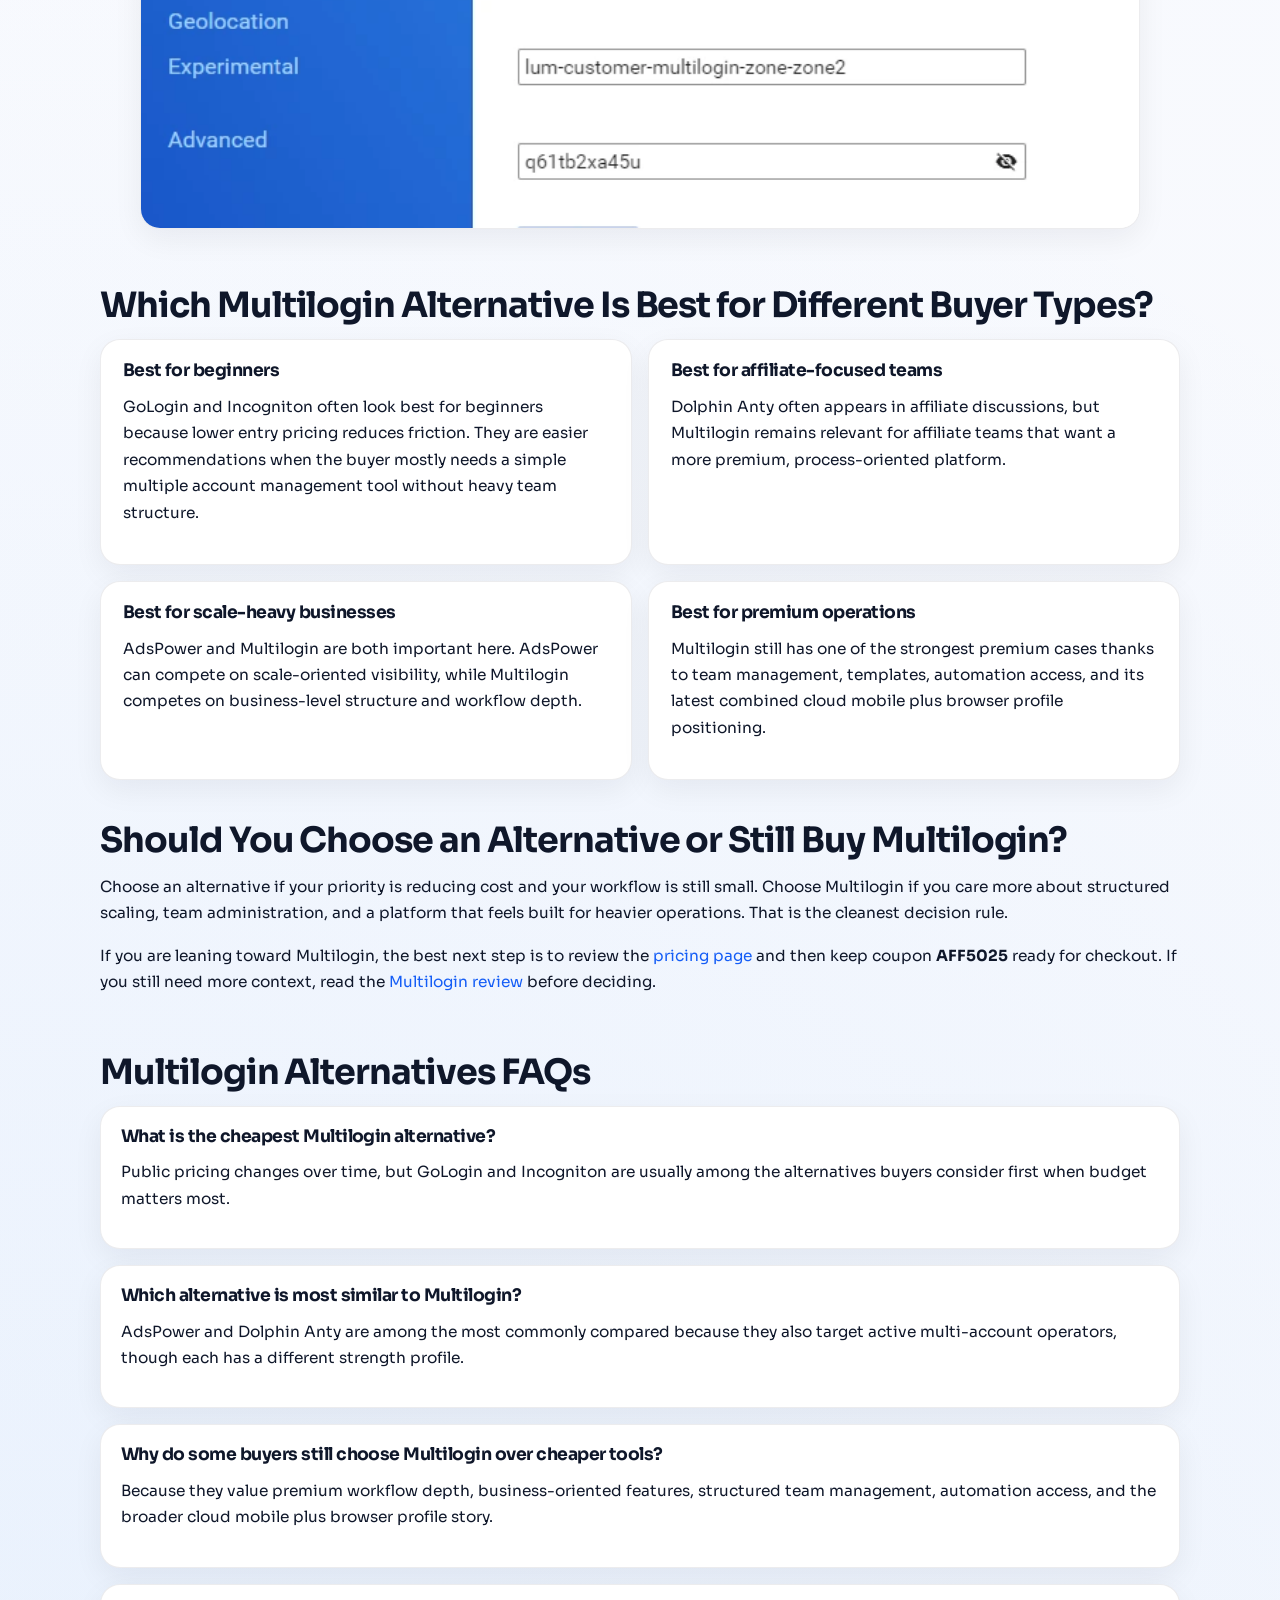
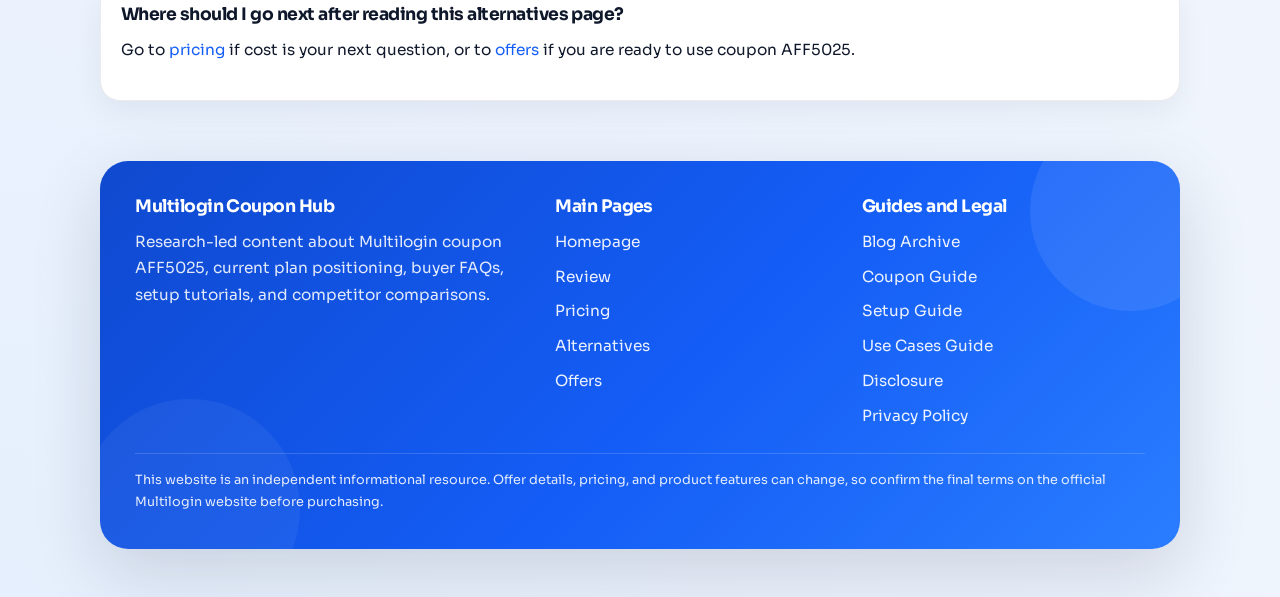
<file: alternatives/index.html>
<!DOCTYPE html>
<html lang="en" data-root=".." data-page="alternatives">
<head>
  <meta charset="UTF-8">
  <meta name="viewport" content="width=device-width, initial-scale=1.0">
  <title>Best Multilogin Alternatives 2026: GoLogin, AdsPower, Dolphin Anty, Kameleo & More</title>
  <meta name="description" content="Compare the best Multilogin alternatives, see how GoLogin, AdsPower, Dolphin Anty, Kameleo, and Incogniton stack up, and decide whether Multilogin is still the best fit.">
  <link rel="canonical" href="https://anticoupon.github.io/alternatives/">
  <link rel="stylesheet" href="../assets/styles.css">
  <script defer src="../assets/site.js"></script>
</head>
<body>
  <div class="site-shell">
    <div data-site-header></div>
    <main>
      <div class="wrap breadcrumbs"><a href="../index.html">Home</a> / Multilogin Alternatives</div>
      <section class="hero">
        <div class="wrap hero-grid">
          <div>
            <span class="eyebrow">Comparison Intent Page</span>
            <h1>Best Multilogin Alternatives in 2026: Which Antidetect Browser Should You Choose?</h1>
            <p class="lede">This page compares Multilogin with the alternatives buyers research most often: GoLogin, AdsPower, Dolphin Anty, Kameleo, and Incogniton. The goal is not to force one answer. It is to help you match the tool to your workflow.</p>
            <p>Any serious buyer comparing antidetect browsers ends up facing the same tension: Multilogin is respected and feature-rich, but it is not always the cheapest option. That makes alternatives content one of the most important parts of a conversion-focused cluster. If the alternatives page is shallow, users leave to do their research elsewhere. If it is balanced and useful, they stay on your site, continue reading, and are more likely to trust your recommendation.</p>
            <p>The antidetect browser market is no longer a one-brand conversation. GoLogin attracts cost-sensitive beginners. AdsPower positions itself around high profile counts and scale. Dolphin Anty has strong recognition in affiliate and media buying communities. Kameleo stands out for mobile and fingerprint testing narratives. Incogniton appeals to users who want a lower-cost entry into the space. Multilogin still competes well, but it wins most clearly when the buyer values maturity, workflow depth, templates, team management, and a premium operations layer.</p>
          </div>
          <aside class="panel">
            <h2>Fast Conclusion</h2>
            <ul class="list-clean">
              <li><strong>Choose Multilogin</strong> if you want premium workflow depth and stronger business scaling.</li>
              <li><strong>Choose GoLogin</strong> if cost and simplicity matter more than advanced operations.</li>
              <li><strong>Choose Dolphin Anty</strong> if you want a popular option in affiliate circles.</li>
              <li><strong>Choose AdsPower</strong> if you need high-volume profile management with broad plan choices.</li>
            </ul>
          </aside>
        </div>
      </section>

      <section>
        <div class="wrap media-grid two-up">
          <figure class="media-card">
            <img src="../assets/images/multilogin-home-hero.webp" alt="Multilogin interface screenshot used in the alternatives comparison page">
            <figcaption>This hero-style interface image keeps Multilogin visually present while buyers compare it against GoLogin, AdsPower, Dolphin Anty, and other tools.</figcaption>
          </figure>
        </div>
      </section>

      <section>
        <div class="wrap table-wrap">
          <h2>Multilogin Alternatives Comparison Table</h2>
          <table class="table">
            <thead>
              <tr>
                <th>Tool</th>
                <th>Public Starting Angle</th>
                <th>Best For</th>
                <th>Main Tradeoff</th>
              </tr>
            </thead>
            <tbody>
              <tr>
                <td>Multilogin</td>
                <td>Premium platform for cloud mobile and browser profiles</td>
                <td>Agencies, serious operators, larger teams</td>
                <td>Higher entry cost than some competitors</td>
              </tr>
              <tr>
                <td>GoLogin</td>
                <td>Lower starting price and easier entry</td>
                <td>Beginners, solo operators, small teams</td>
                <td>May not feel as premium for advanced scaling</td>
              </tr>
              <tr>
                <td>AdsPower</td>
                <td>Large profile counts and scale-oriented plans</td>
                <td>Businesses managing lots of accounts</td>
                <td>Interface and workflow preferences vary by team</td>
              </tr>
              <tr>
                <td>Dolphin Anty</td>
                <td>Strong recognition in affiliate marketing communities</td>
                <td>Media buyers and affiliate teams</td>
                <td>Different fit for non-affiliate workflows</td>
              </tr>
              <tr>
                <td>Kameleo</td>
                <td>Fingerprint and mobile-focused positioning</td>
                <td>Specialized testing and mobile-oriented workflows</td>
                <td>Not the default choice for every general team setup</td>
              </tr>
              <tr>
                <td>Incogniton</td>
                <td>Budget-friendly entry point</td>
                <td>Smaller operators and cost-sensitive users</td>
                <td>Less premium overall positioning than Multilogin</td>
              </tr>
            </tbody>
          </table>
        </div>
      </section>

      <section>
        <div class="wrap cards-2">
          <article class="card">
            <h2>Why Buyers Consider Alternatives</h2>
            <p>The biggest reason is price. Multilogin often looks more expensive at first glance, especially compared with GoLogin and some entry-level plans from other tools. The second reason is workflow preference. Some buyers want the most mature premium platform, while others simply want something workable and affordable.</p>
          </article>
          <article class="card">
            <h2>Why Buyers Still Return to Multilogin</h2>
            <p>Multilogin still earns attention because its value is not only about the number of profiles. It emphasizes operational maturity, current cloud-device positioning, AI quick actions, templates, business-level team management, and API flexibility.</p>
          </article>
        </div>
      </section>

      <section>
        <div class="wrap">
          <h2>Multilogin vs GoLogin: Best for Budget vs Best for Premium Operations</h2>
          <p>GoLogin is one of the most common alternatives because its public pricing starts lower and the product is widely seen as accessible. That makes it appealing to solo users, testers, and buyers who want to enter the antidetect browser space without paying a premium from day one. If your needs are straightforward and budget is your first filter, GoLogin often looks attractive.</p>
          <p>Multilogin, however, appeals to a different decision framework. Its current public materials emphasize cloud mobile plus browser profiles, AI quick actions, larger workflow depth, team scaling, and business-oriented controls. That positioning is less about cheap access and more about running structured operations. So the real choice is not simply "which is cheaper?" It is "do I need a lower-cost entry tool or a more premium workflow platform?" For beginners, GoLogin may be enough. For serious agencies and complex multi-account systems, Multilogin often makes more sense.</p>
        </div>
      </section>

      <section>
        <div class="wrap">
          <h2>Multilogin vs AdsPower: Profile Scale vs Premium Workflow Fit</h2>
          <p>AdsPower is frequently mentioned by buyers who care about high profile counts and broad team use. It has carved out a strong position among users who want a scalable antidetect browser with multiple plan levels. For some buyers, particularly those who focus heavily on volume, AdsPower can look like a practical alternative to Multilogin.</p>
          <p>Where Multilogin pushes back is in product narrative and buyer confidence. Its current positioning presents a more premium, operations-focused environment with stronger emphasis on cloud phone plus browser profile workflows, business templates, AI quick actions, and advanced team management. If your team values polish, structured admin flows, and a platform feel that supports more than just profile count, Multilogin may remain the better choice even if AdsPower looks competitive on scale.</p>
        </div>
      </section>

      <section>
        <div class="wrap">
          <h2>Multilogin vs Dolphin Anty: Affiliate Market Popularity vs Broader Business Positioning</h2>
          <p>Dolphin Anty is especially visible in affiliate and media buying communities, where niche reputation can matter as much as broad market awareness. Buyers in those spaces often compare it directly with Multilogin because both are associated with multi-account workflows and traffic operations.</p>
          <p>The difference often comes down to context. If your workflow is deeply rooted in affiliate culture and you prefer the tool most discussed in those circles, Dolphin Anty may feel natural. If your business extends beyond affiliate usage into team administration, template systems, cloud-mobile-plus-browser workflows, and business scaling, Multilogin presents a broader platform story. That broader fit can matter when you want one system that grows with your operation.</p>
        </div>
      </section>

      <section>
        <div class="wrap cards-3">
          <article class="card">
            <h2>Multilogin vs Kameleo</h2>
            <p>Kameleo is often associated with mobile and fingerprint testing narratives. It can be a useful comparison for specialized users, but it is not always the first choice for general agency workflows where Multilogin's templates and business features matter more.</p>
          </article>
          <article class="card">
            <h2>Multilogin vs Incogniton</h2>
            <p>Incogniton tends to appeal to cost-sensitive users who want a more approachable entry point. If you are optimizing for price first, it deserves consideration. If you are optimizing for premium operations, Multilogin usually carries the stronger case.</p>
          </article>
          <article class="card">
            <h2>Multilogin vs the Market</h2>
            <p>In the current market, Multilogin is not the cheapest and does not need to be. Its position is strongest when buyers want reliability, broader operational depth, structured team capabilities, and a premium tool that can scale with complex workflows.</p>
          </article>
        </div>
      </section>

      <section>
        <div class="wrap media-grid two-up">
          <figure class="media-card">
            <img src="../assets/images/multilogin-built-in-residential-proxies.webp" alt="Multilogin proxy settings image for alternatives comparison">
            <figcaption>Proxy setup is one of the clearest practical categories buyers use to compare Multilogin against rival platforms.</figcaption>
          </figure>
        </div>
      </section>

      <section>
        <div class="wrap">
          <h2>Which Multilogin Alternative Is Best for Different Buyer Types?</h2>
          <div class="cards-2">
            <article class="card">
              <h3>Best for beginners</h3>
              <p>GoLogin and Incogniton often look best for beginners because lower entry pricing reduces friction. They are easier recommendations when the buyer mostly needs a simple multiple account management tool without heavy team structure.</p>
            </article>
            <article class="card">
              <h3>Best for affiliate-focused teams</h3>
              <p>Dolphin Anty often appears in affiliate discussions, but Multilogin remains relevant for affiliate teams that want a more premium, process-oriented platform.</p>
            </article>
            <article class="card">
              <h3>Best for scale-heavy businesses</h3>
              <p>AdsPower and Multilogin are both important here. AdsPower can compete on scale-oriented visibility, while Multilogin competes on business-level structure and workflow depth.</p>
            </article>
            <article class="card">
              <h3>Best for premium operations</h3>
              <p>Multilogin still has one of the strongest premium cases thanks to team management, templates, automation access, and its latest combined cloud mobile plus browser profile positioning.</p>
            </article>
          </div>
        </div>
      </section>

      <section>
        <div class="wrap">
          <h2>Should You Choose an Alternative or Still Buy Multilogin?</h2>
          <p>Choose an alternative if your priority is reducing cost and your workflow is still small. Choose Multilogin if you care more about structured scaling, team administration, and a platform that feels built for heavier operations. That is the cleanest decision rule.</p>
          <p>If you are leaning toward Multilogin, the best next step is to review the <a href="../pricing/index.html">pricing page</a> and then keep coupon <strong>AFF5025</strong> ready for checkout. If you still need more context, read the <a href="../review/index.html">Multilogin review</a> before deciding.</p>
        </div>
      </section>

      <section>
        <div class="wrap">
          <h2>Multilogin Alternatives FAQs</h2>
          <div class="faq-list">
            <article class="faq-item">
              <h3>What is the cheapest Multilogin alternative?</h3>
              <p>Public pricing changes over time, but GoLogin and Incogniton are usually among the alternatives buyers consider first when budget matters most.</p>
            </article>
            <article class="faq-item">
              <h3>Which alternative is most similar to Multilogin?</h3>
              <p>AdsPower and Dolphin Anty are among the most commonly compared because they also target active multi-account operators, though each has a different strength profile.</p>
            </article>
            <article class="faq-item">
              <h3>Why do some buyers still choose Multilogin over cheaper tools?</h3>
              <p>Because they value premium workflow depth, business-oriented features, structured team management, automation access, and the broader cloud mobile plus browser profile story.</p>
            </article>
            <article class="faq-item">
              <h3>Where should I go next after reading this alternatives page?</h3>
              <p>Go to <a href="../pricing/index.html">pricing</a> if cost is your next question, or to <a href="../offers/index.html">offers</a> if you are ready to use coupon AFF5025.</p>
            </article>
          </div>
        </div>
      </section>
    </main>
    <div data-site-footer></div>
  </div>
</body>
</html>
</file>
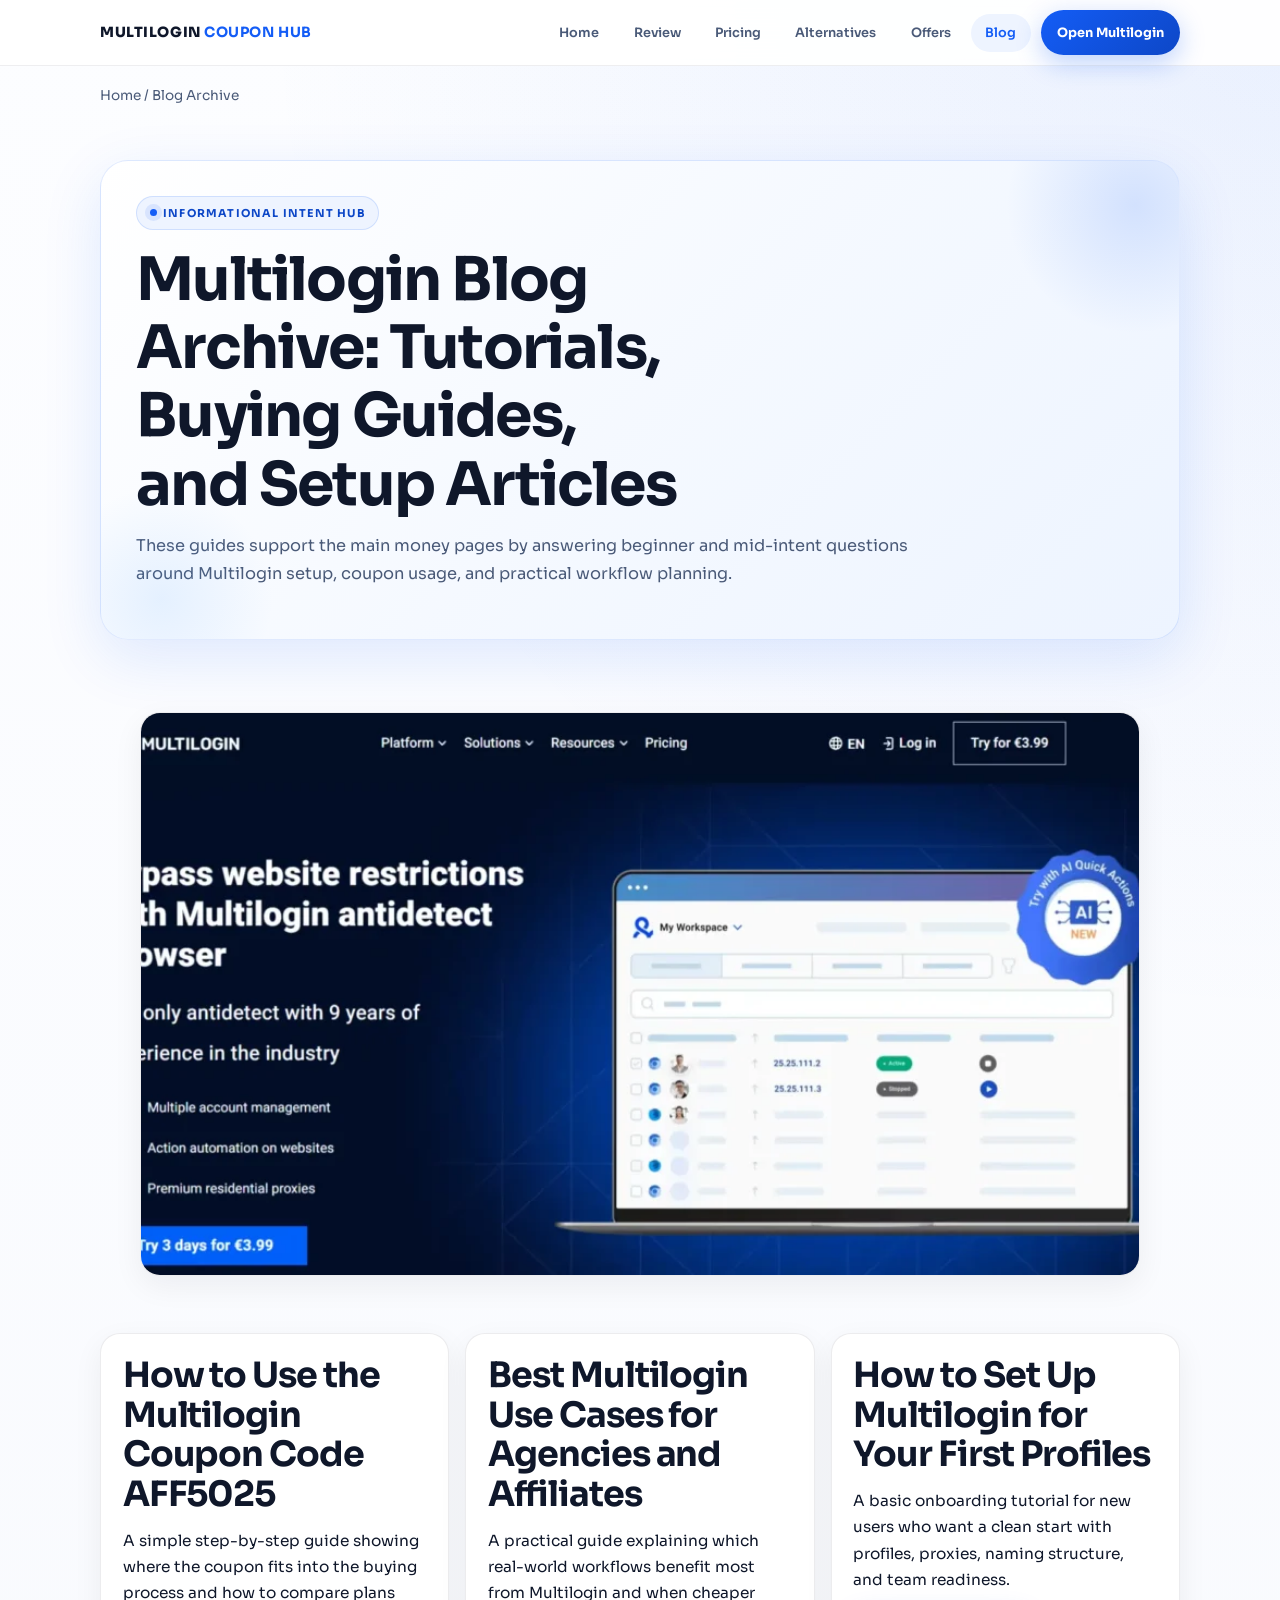
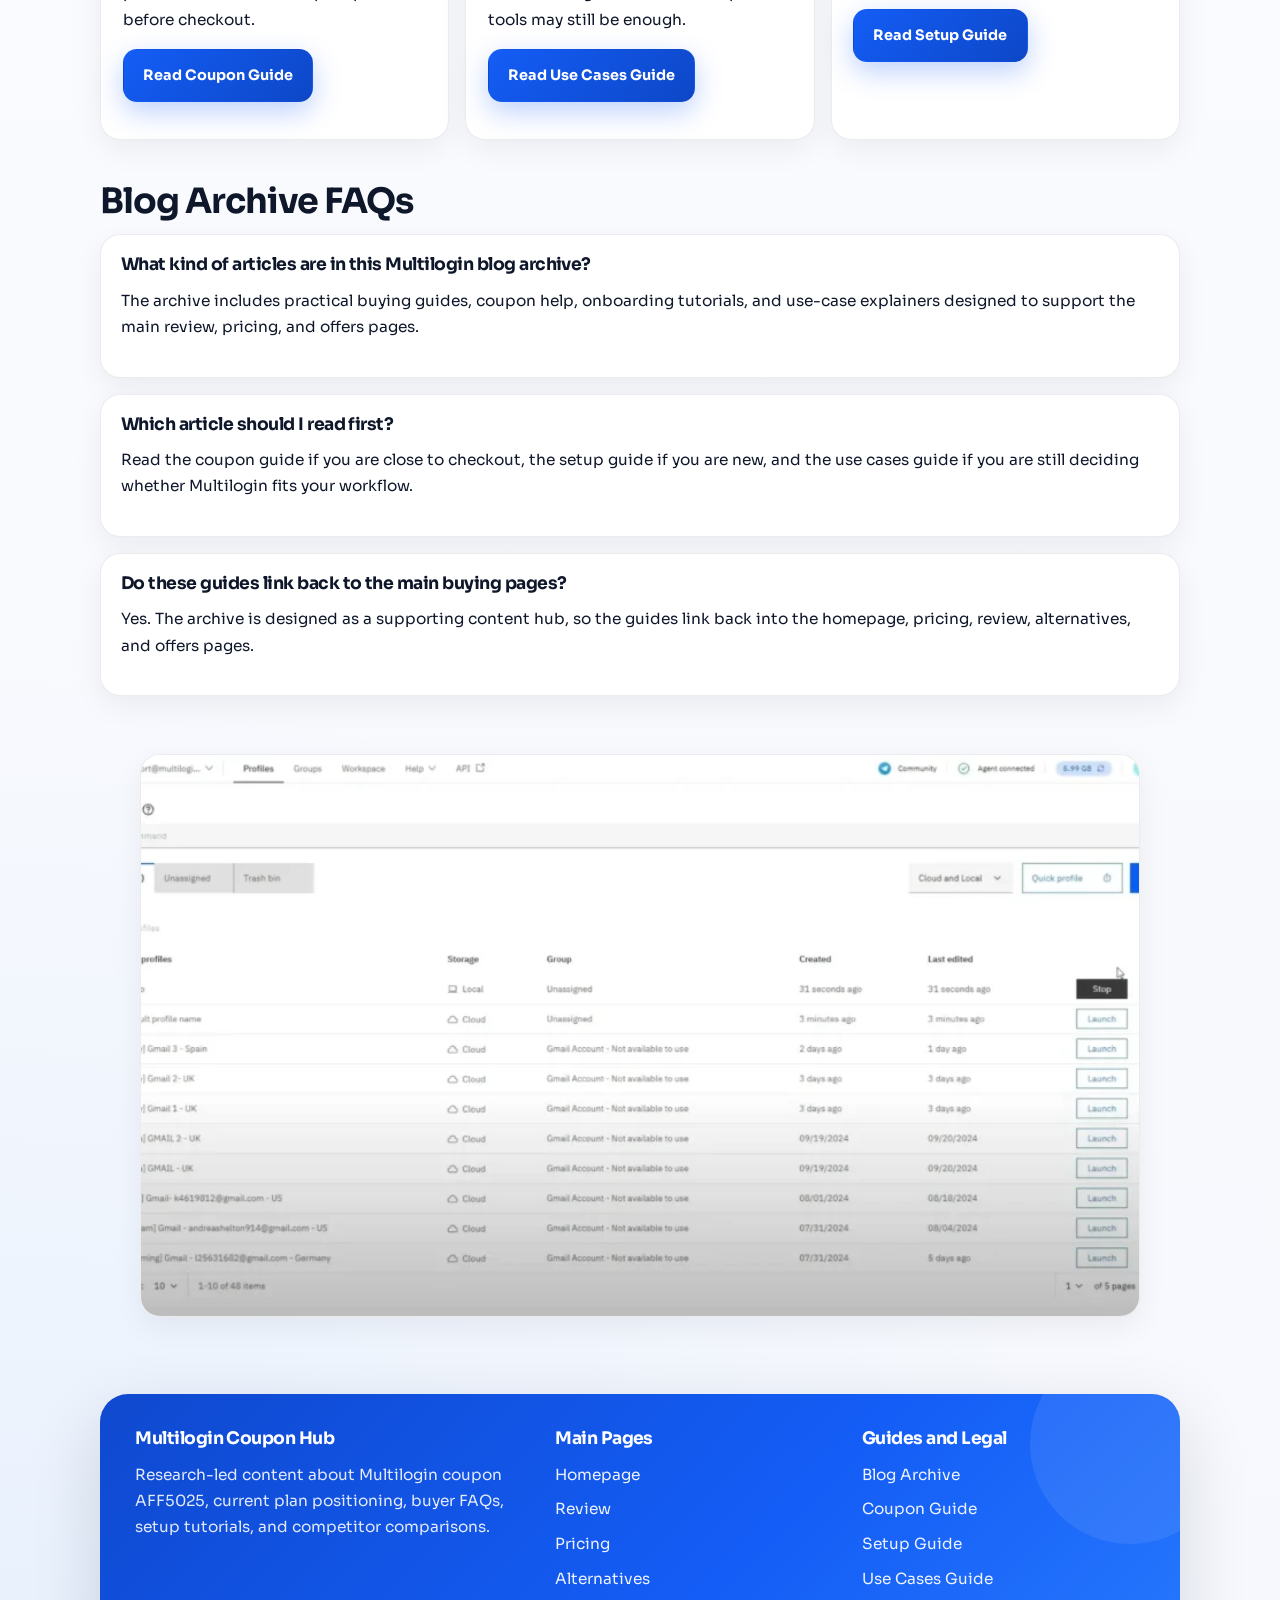
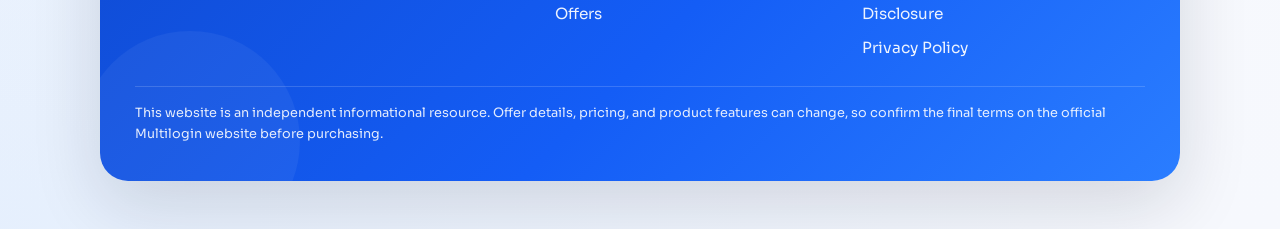
<file: blog/index.html>
<!DOCTYPE html>
<html lang="en" data-root=".." data-page="blog">
<head>
  <meta charset="UTF-8">
  <meta name="viewport" content="width=device-width, initial-scale=1.0">
  <title>Multilogin Blog Archive: Guides, Tutorials, and Setup Help</title>
  <meta name="description" content="Browse the Multilogin blog archive for coupon help, beginner setup tutorials, and practical guides on use cases and plan selection.">
  <link rel="canonical" href="https://anticoupon.github.io/blog/">
  <link rel="stylesheet" href="../assets/styles.css">
  <script defer src="../assets/site.js"></script>
</head>
<body>
  <div class="site-shell">
    <div data-site-header></div>
    <main>
      <div class="wrap breadcrumbs"><a href="../index.html">Home</a> / Blog Archive</div>
      <section class="hero">
        <div class="wrap">
          <span class="eyebrow">Informational Intent Hub</span>
          <h1>Multilogin Blog Archive: Tutorials, Buying Guides, and Setup Articles</h1>
          <p class="lede">These guides support the main money pages by answering beginner and mid-intent questions around Multilogin setup, coupon usage, and practical workflow planning.</p>
        </div>
      </section>

      <section>
        <div class="wrap media-grid two-up">
          <figure class="media-card">
            <img src="../assets/images/multilogin-home-hero.webp" alt="Multilogin screenshot on the blog archive page">
            <figcaption>The archive page uses a current product image so visitors immediately see that the tutorials are tied to the live Multilogin platform.</figcaption>
          </figure>
        </div>
      </section>

      <section>
        <div class="wrap blog-grid">
          <article class="card">
            <h2>How to Use the Multilogin Coupon Code AFF5025</h2>
            <p>A simple step-by-step guide showing where the coupon fits into the buying process and how to compare plans before checkout.</p>
            <p><a class="button-link" href="./multilogin-coupon-guide/index.html">Read Coupon Guide</a></p>
          </article>
          <article class="card">
            <h2>Best Multilogin Use Cases for Agencies and Affiliates</h2>
            <p>A practical guide explaining which real-world workflows benefit most from Multilogin and when cheaper tools may still be enough.</p>
            <p><a class="button-link" href="./multilogin-use-cases-guide/index.html">Read Use Cases Guide</a></p>
          </article>
          <article class="card">
            <h2>How to Set Up Multilogin for Your First Profiles</h2>
            <p>A basic onboarding tutorial for new users who want a clean start with profiles, proxies, naming structure, and team readiness.</p>
            <p><a class="button-link" href="./multilogin-setup-guide/index.html">Read Setup Guide</a></p>
          </article>
        </div>
      </section>
      <section>
        <div class="wrap">
          <h2>Blog Archive FAQs</h2>
          <div class="faq-list">
            <article class="faq-item">
              <h3>What kind of articles are in this Multilogin blog archive?</h3>
              <p>The archive includes practical buying guides, coupon help, onboarding tutorials, and use-case explainers designed to support the main review, pricing, and offers pages.</p>
            </article>
            <article class="faq-item">
              <h3>Which article should I read first?</h3>
              <p>Read the coupon guide if you are close to checkout, the setup guide if you are new, and the use cases guide if you are still deciding whether Multilogin fits your workflow.</p>
            </article>
            <article class="faq-item">
              <h3>Do these guides link back to the main buying pages?</h3>
              <p>Yes. The archive is designed as a supporting content hub, so the guides link back into the homepage, pricing, review, alternatives, and offers pages.</p>
            </article>
          </div>
        </div>
      </section>
      <section>
        <div class="wrap media-grid two-up">
          <figure class="media-card">
            <img src="../assets/images/multilogin-centralized-dashboard.webp" alt="Multilogin centralized dashboard screenshot on the blog archive page">
            <figcaption>This dashboard image visually connects the guides with real profile-management and launch workflows.</figcaption>
          </figure>
        </div>
      </section>
    </main>
    <div data-site-footer></div>
  </div>
</body>
</html>
</file>
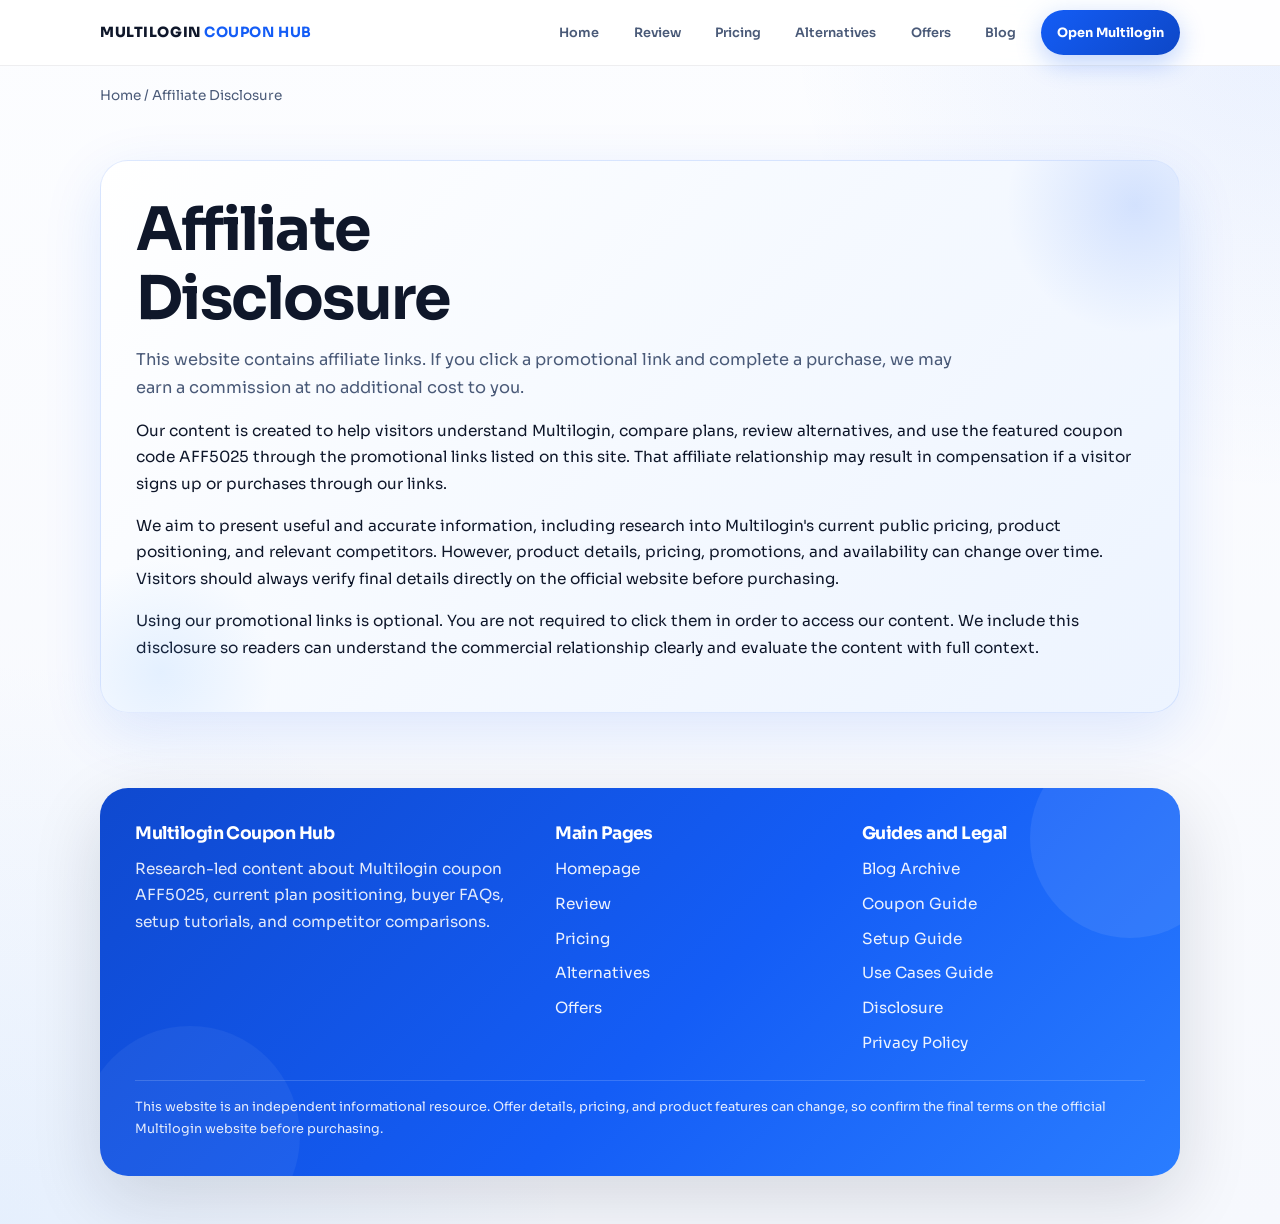
<file: disclosure/index.html>
<!DOCTYPE html>
<html lang="en" data-root=".." data-page="">
<head>
  <meta charset="UTF-8">
  <meta name="viewport" content="width=device-width, initial-scale=1.0">
  <title>Affiliate Disclosure</title>
  <meta name="description" content="Read the affiliate disclosure for this website and learn how compensation may work when you use promotional links on this site.">
  <link rel="canonical" href="https://anticoupon.github.io/disclosure/">
  <link rel="stylesheet" href="../assets/styles.css">
  <script defer src="../assets/site.js"></script>
</head>
<body>
  <div class="site-shell">
    <div data-site-header></div>
    <main>
      <div class="wrap breadcrumbs"><a href="../index.html">Home</a> / Affiliate Disclosure</div>
      <section class="hero">
        <div class="wrap">
          <h1>Affiliate Disclosure</h1>
          <p class="lede">This website contains affiliate links. If you click a promotional link and complete a purchase, we may earn a commission at no additional cost to you.</p>
          <p>Our content is created to help visitors understand Multilogin, compare plans, review alternatives, and use the featured coupon code AFF5025 through the promotional links listed on this site. That affiliate relationship may result in compensation if a visitor signs up or purchases through our links.</p>
          <p>We aim to present useful and accurate information, including research into Multilogin's current public pricing, product positioning, and relevant competitors. However, product details, pricing, promotions, and availability can change over time. Visitors should always verify final details directly on the official website before purchasing.</p>
          <p>Using our promotional links is optional. You are not required to click them in order to access our content. We include this disclosure so readers can understand the commercial relationship clearly and evaluate the content with full context.</p>
        </div>
      </section>
    </main>
    <div data-site-footer></div>
  </div>
</body>
</html>
</file>
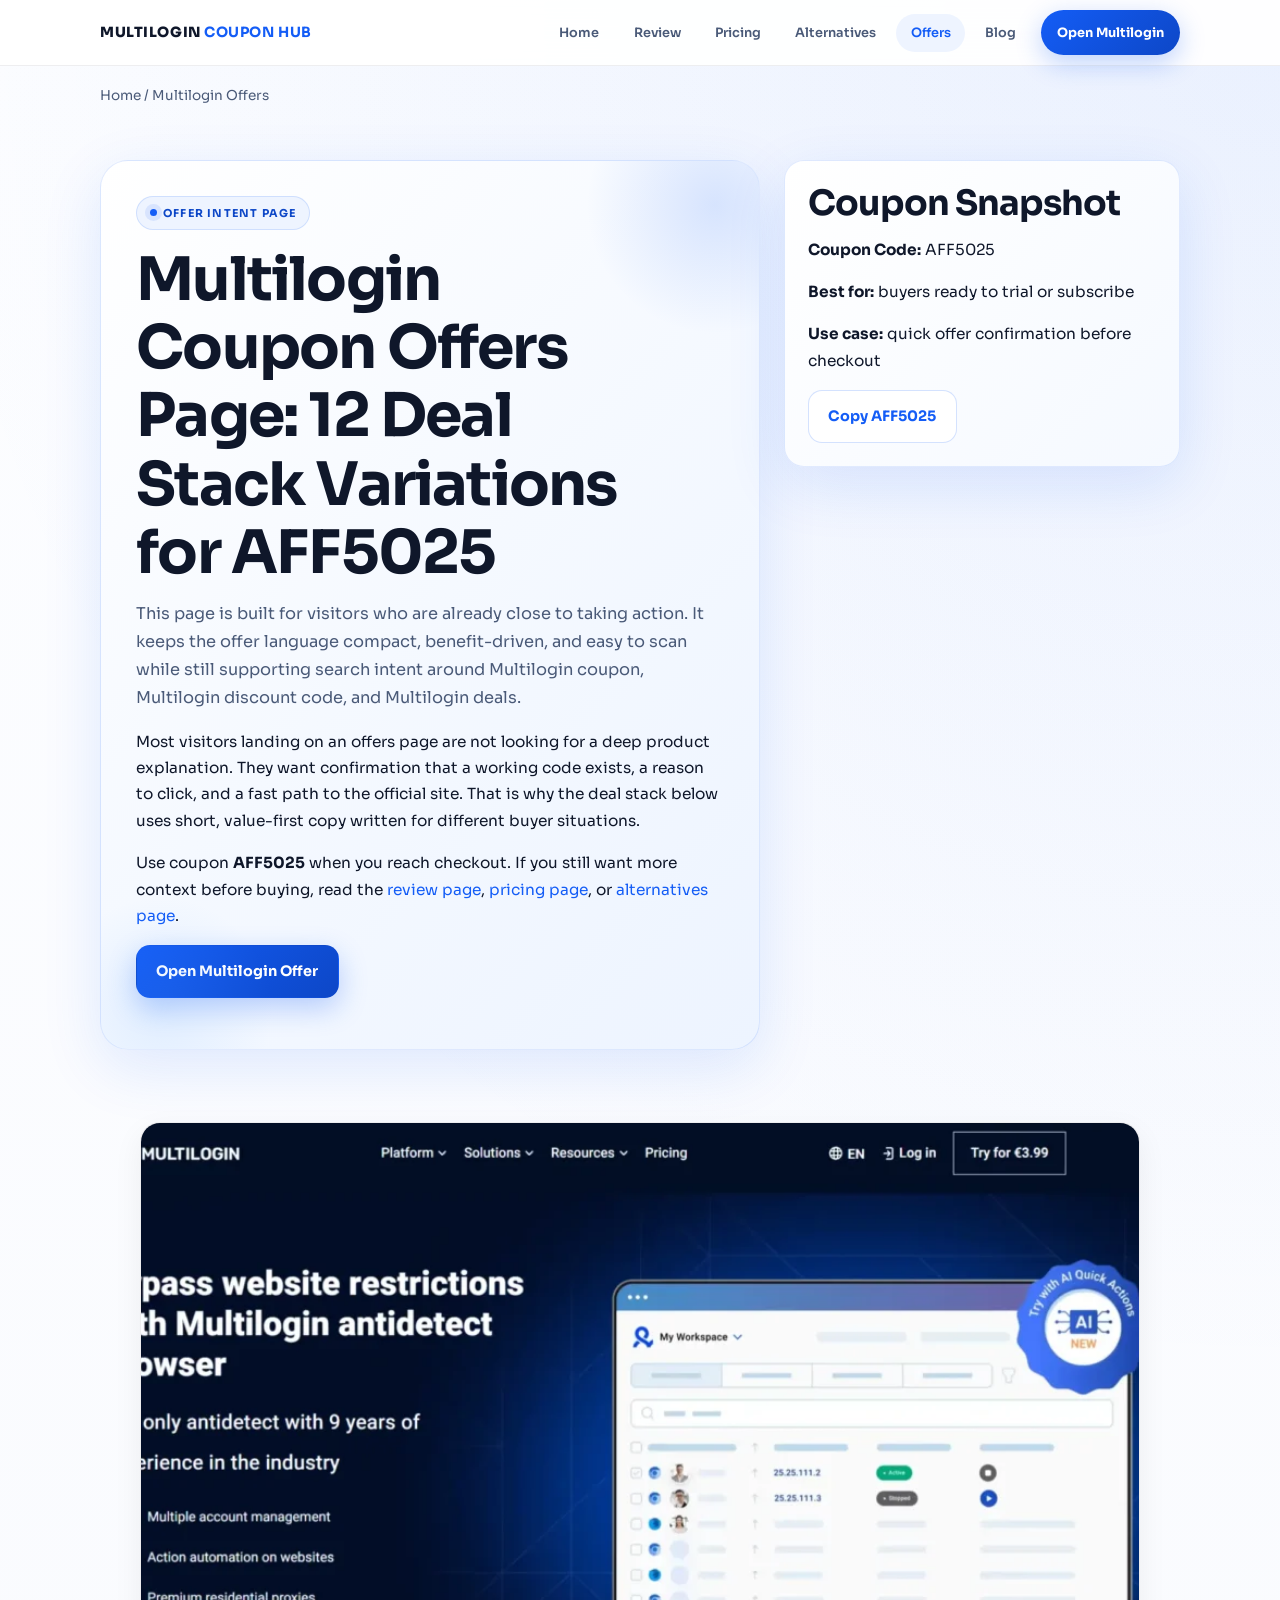
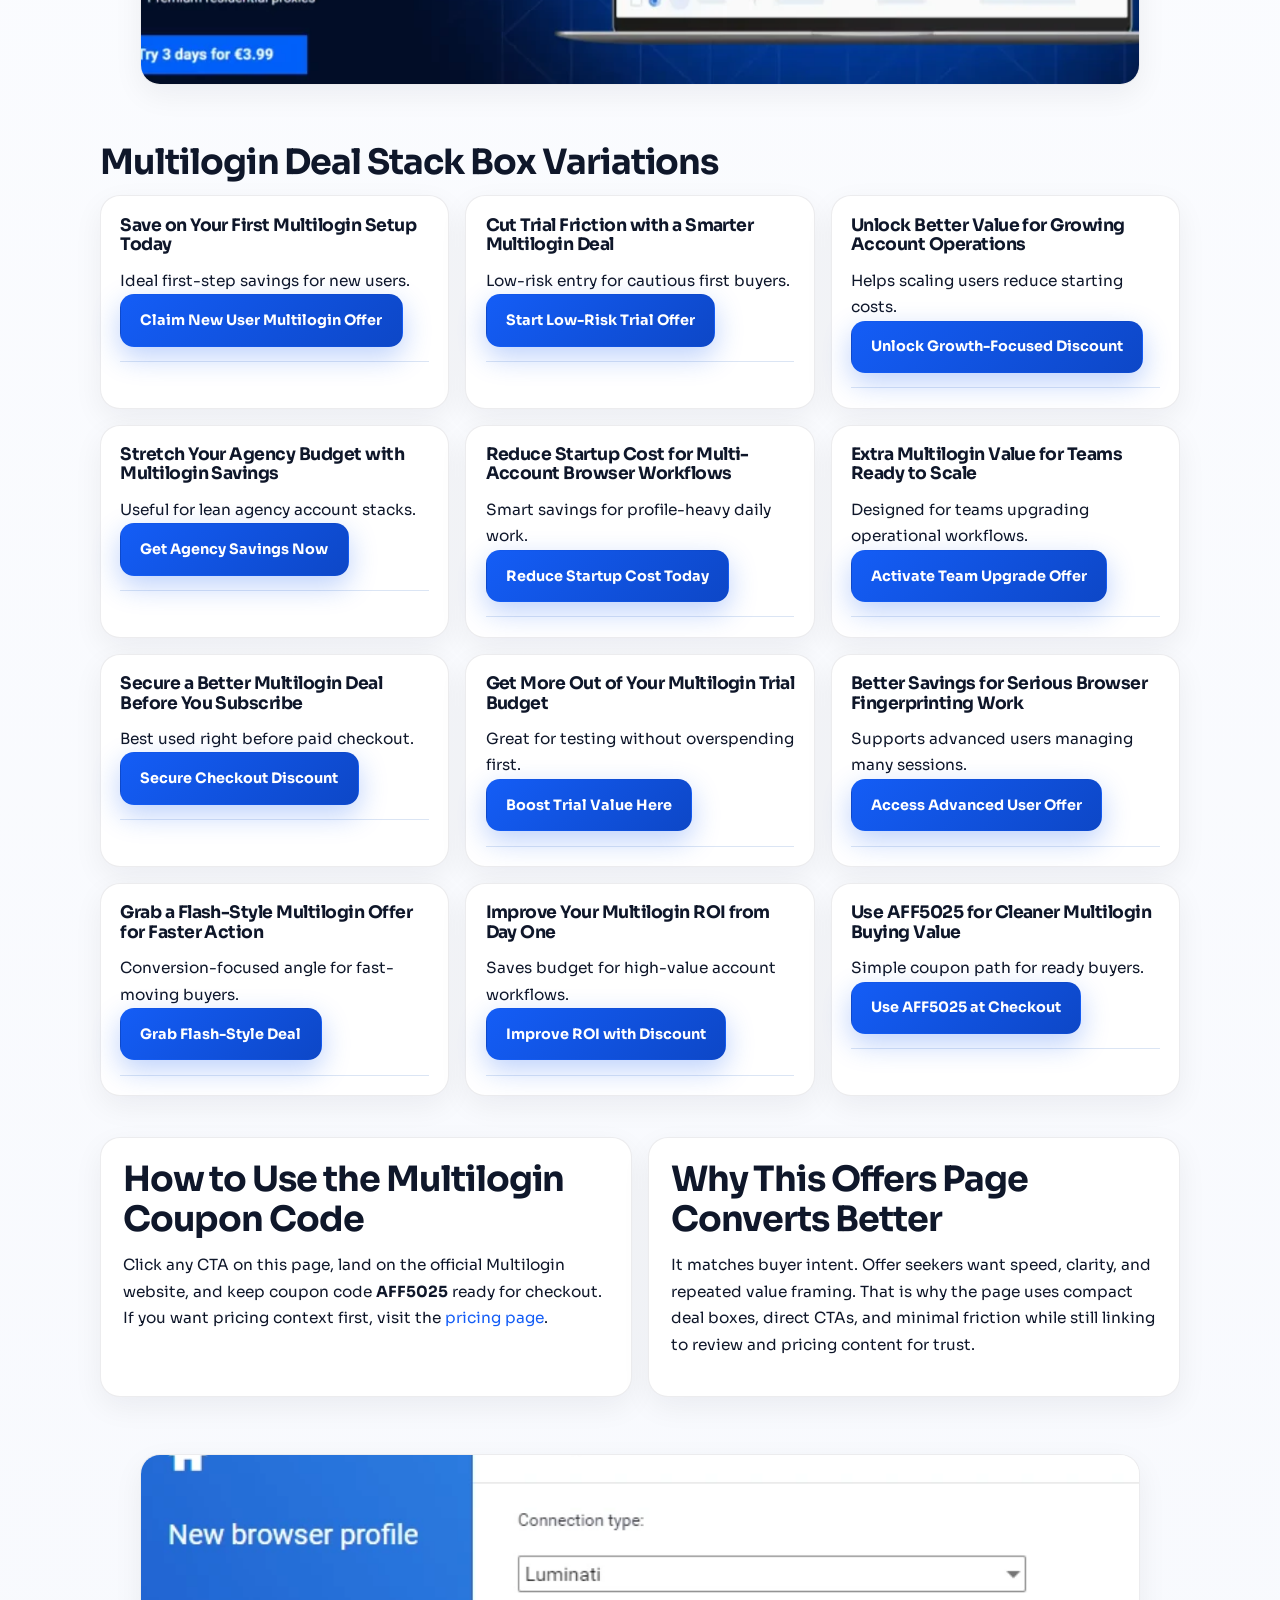
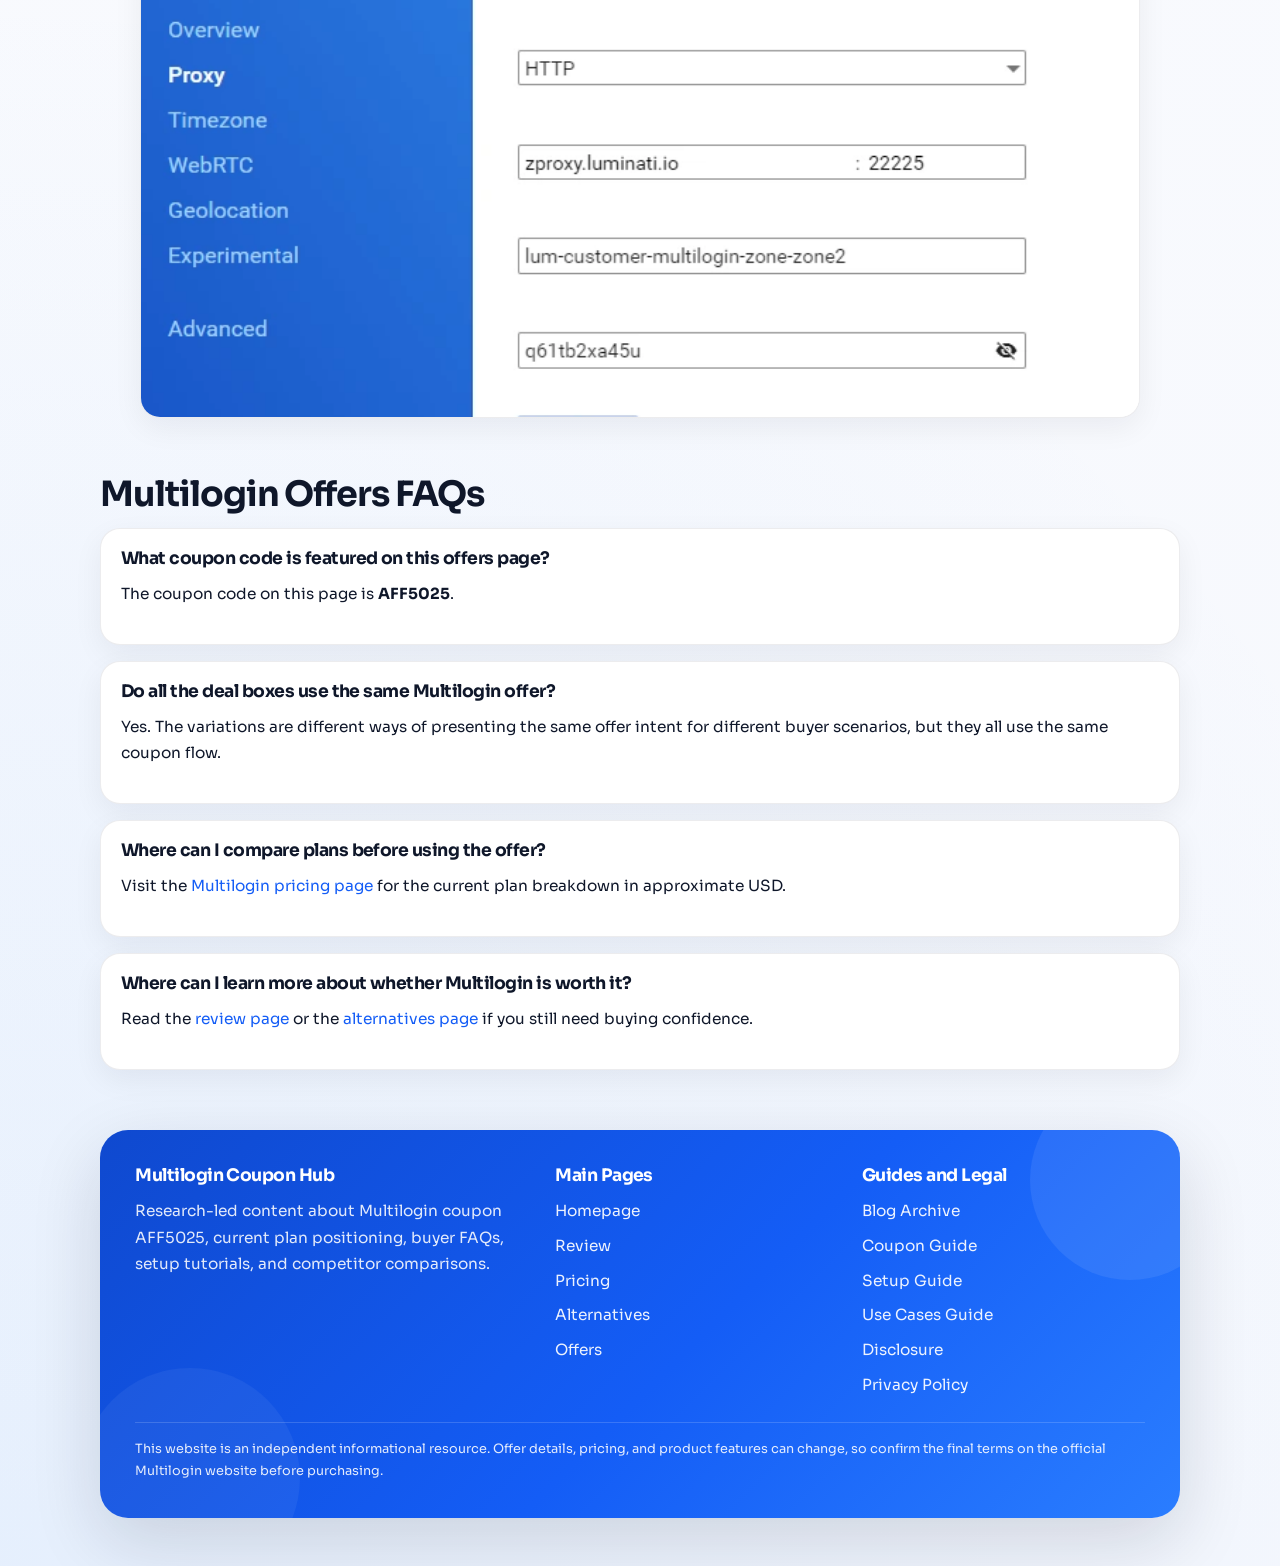
<file: offers/index.html>
<!DOCTYPE html>
<html lang="en" data-root=".." data-page="offers">
<head>
  <meta charset="UTF-8">
  <meta name="viewport" content="width=device-width, initial-scale=1.0">
  <title>Multilogin Coupon Offers 2026: 12 Deal Stack Variations Using AFF5025</title>
  <meta name="description" content="Browse 12 Multilogin deal stack box variations using coupon AFF5025, built for new users, teams, agencies, and ready-to-buy visitors.">
  <link rel="canonical" href="https://anticoupon.github.io/offers/">
  <link rel="stylesheet" href="../assets/styles.css">
  <script defer src="../assets/site.js"></script>
</head>
<body>
  <div class="site-shell">
    <div data-site-header></div>
    <main>
      <div class="wrap breadcrumbs"><a href="../index.html">Home</a> / Multilogin Offers</div>
      <section class="hero">
        <div class="wrap hero-grid">
          <div>
            <span class="eyebrow">Offer Intent Page</span>
            <h1>Multilogin Coupon Offers Page: 12 Deal Stack Variations for AFF5025</h1>
            <p class="lede">This page is built for visitors who are already close to taking action. It keeps the offer language compact, benefit-driven, and easy to scan while still supporting search intent around Multilogin coupon, Multilogin discount code, and Multilogin deals.</p>
            <p>Most visitors landing on an offers page are not looking for a deep product explanation. They want confirmation that a working code exists, a reason to click, and a fast path to the official site. That is why the deal stack below uses short, value-first copy written for different buyer situations.</p>
            <p>Use coupon <strong>AFF5025</strong> when you reach checkout. If you still want more context before buying, read the <a href="../review/index.html">review page</a>, <a href="../pricing/index.html">pricing page</a>, or <a href="../alternatives/index.html">alternatives page</a>.</p>
            <p><a class="button-link" href="https://multilogin.com/?ref=ml789">Open Multilogin Offer</a></p>
          </div>
          <aside class="coupon-box">
            <h2>Coupon Snapshot</h2>
            <p><strong>Coupon Code:</strong> AFF5025</p>
            <p><strong>Best for:</strong> buyers ready to trial or subscribe</p>
            <p><strong>Use case:</strong> quick offer confirmation before checkout</p>
            <button class="button alt" type="button" data-copy-coupon>Copy AFF5025</button>
          </aside>
        </div>
      </section>

      <section>
        <div class="wrap media-grid two-up">
          <figure class="media-card">
            <img src="../assets/images/multilogin-home-hero.webp" alt="Multilogin hero screenshot on the offers page">
            <figcaption>Multilogin product image for the offers page.</figcaption>
          </figure>
        </div>
      </section>

      <section>
        <div class="wrap">
          <h2>Multilogin Deal Stack Box Variations</h2>
          <div class="deal-grid">
            <div class="deal-box">
              <h3>Save on Your First Multilogin Setup Today</h3>
              <p>Ideal first-step savings for new users.</p>
              <a class="button-link" href="https://multilogin.com/?ref=ml789">Claim New User Multilogin Offer</a>
              <hr>
            </div>
            <div class="deal-box">
              <h3>Cut Trial Friction with a Smarter Multilogin Deal</h3>
              <p>Low-risk entry for cautious first buyers.</p>
              <a class="button-link" href="https://multilogin.com/?ref=ml789">Start Low-Risk Trial Offer</a>
              <hr>
            </div>
            <div class="deal-box">
              <h3>Unlock Better Value for Growing Account Operations</h3>
              <p>Helps scaling users reduce starting costs.</p>
              <a class="button-link" href="https://multilogin.com/?ref=ml789">Unlock Growth-Focused Discount</a>
              <hr>
            </div>
            <div class="deal-box">
              <h3>Stretch Your Agency Budget with Multilogin Savings</h3>
              <p>Useful for lean agency account stacks.</p>
              <a class="button-link" href="https://multilogin.com/?ref=ml789">Get Agency Savings Now</a>
              <hr>
            </div>
            <div class="deal-box">
              <h3>Reduce Startup Cost for Multi-Account Browser Workflows</h3>
              <p>Smart savings for profile-heavy daily work.</p>
              <a class="button-link" href="https://multilogin.com/?ref=ml789">Reduce Startup Cost Today</a>
              <hr>
            </div>
            <div class="deal-box">
              <h3>Extra Multilogin Value for Teams Ready to Scale</h3>
              <p>Designed for teams upgrading operational workflows.</p>
              <a class="button-link" href="https://multilogin.com/?ref=ml789">Activate Team Upgrade Offer</a>
              <hr>
            </div>
            <div class="deal-box">
              <h3>Secure a Better Multilogin Deal Before You Subscribe</h3>
              <p>Best used right before paid checkout.</p>
              <a class="button-link" href="https://multilogin.com/?ref=ml789">Secure Checkout Discount</a>
              <hr>
            </div>
            <div class="deal-box">
              <h3>Get More Out of Your Multilogin Trial Budget</h3>
              <p>Great for testing without overspending first.</p>
              <a class="button-link" href="https://multilogin.com/?ref=ml789">Boost Trial Value Here</a>
              <hr>
            </div>
            <div class="deal-box">
              <h3>Better Savings for Serious Browser Fingerprinting Work</h3>
              <p>Supports advanced users managing many sessions.</p>
              <a class="button-link" href="https://multilogin.com/?ref=ml789">Access Advanced User Offer</a>
              <hr>
            </div>
            <div class="deal-box">
              <h3>Grab a Flash-Style Multilogin Offer for Faster Action</h3>
              <p>Conversion-focused angle for fast-moving buyers.</p>
              <a class="button-link" href="https://multilogin.com/?ref=ml789">Grab Flash-Style Deal</a>
              <hr>
            </div>
            <div class="deal-box">
              <h3>Improve Your Multilogin ROI from Day One</h3>
              <p>Saves budget for high-value account workflows.</p>
              <a class="button-link" href="https://multilogin.com/?ref=ml789">Improve ROI with Discount</a>
              <hr>
            </div>
            <div class="deal-box">
              <h3>Use AFF5025 for Cleaner Multilogin Buying Value</h3>
              <p>Simple coupon path for ready buyers.</p>
              <a class="button-link" href="https://multilogin.com/?ref=ml789">Use AFF5025 at Checkout</a>
              <hr>
            </div>
          </div>
        </div>
      </section>

      <section>
        <div class="wrap cards-2">
          <article class="card">
            <h2>How to Use the Multilogin Coupon Code</h2>
            <p>Click any CTA on this page, land on the official Multilogin website, and keep coupon code <strong>AFF5025</strong> ready for checkout. If you want pricing context first, visit the <a href="../pricing/index.html">pricing page</a>.</p>
          </article>
          <article class="card">
            <h2>Why This Offers Page Converts Better</h2>
            <p>It matches buyer intent. Offer seekers want speed, clarity, and repeated value framing. That is why the page uses compact deal boxes, direct CTAs, and minimal friction while still linking to review and pricing content for trust.</p>
          </article>
        </div>
      </section>

      <section>
        <div class="wrap media-grid two-up">
          <figure class="media-card">
            <img src="../assets/images/multilogin-built-in-residential-proxies.webp" alt="Multilogin proxy configuration screenshot on the offers page">
            <figcaption>Multilogin feature image for the offers page.</figcaption>
          </figure>
        </div>
      </section>

      <section>
        <div class="wrap">
          <h2>Multilogin Offers FAQs</h2>
          <div class="faq-list">
            <article class="faq-item">
              <h3>What coupon code is featured on this offers page?</h3>
              <p>The coupon code on this page is <strong>AFF5025</strong>.</p>
            </article>
            <article class="faq-item">
              <h3>Do all the deal boxes use the same Multilogin offer?</h3>
              <p>Yes. The variations are different ways of presenting the same offer intent for different buyer scenarios, but they all use the same coupon flow.</p>
            </article>
            <article class="faq-item">
              <h3>Where can I compare plans before using the offer?</h3>
              <p>Visit the <a href="../pricing/index.html">Multilogin pricing page</a> for the current plan breakdown in approximate USD.</p>
            </article>
            <article class="faq-item">
              <h3>Where can I learn more about whether Multilogin is worth it?</h3>
              <p>Read the <a href="../review/index.html">review page</a> or the <a href="../alternatives/index.html">alternatives page</a> if you still need buying confidence.</p>
            </article>
          </div>
        </div>
      </section>
    </main>
    <div data-site-footer></div>
  </div>
</body>
</html>
</file>
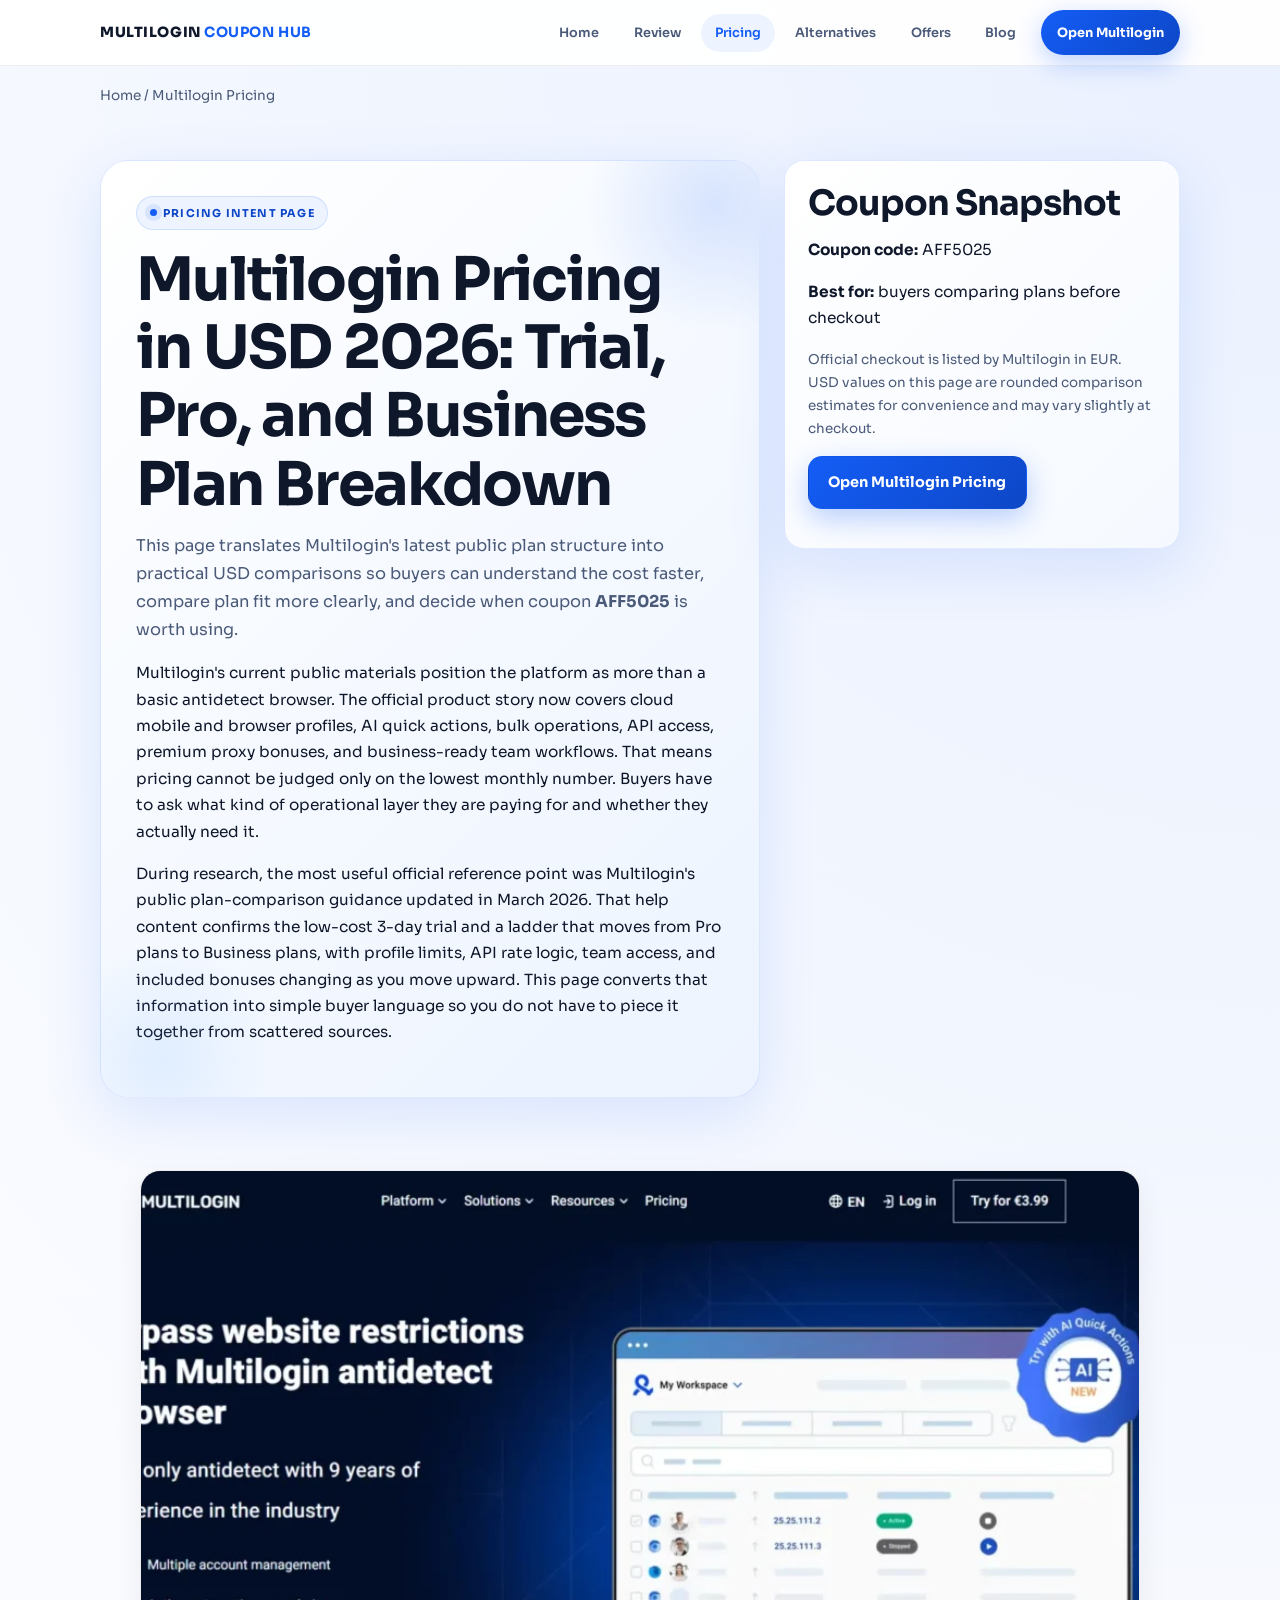
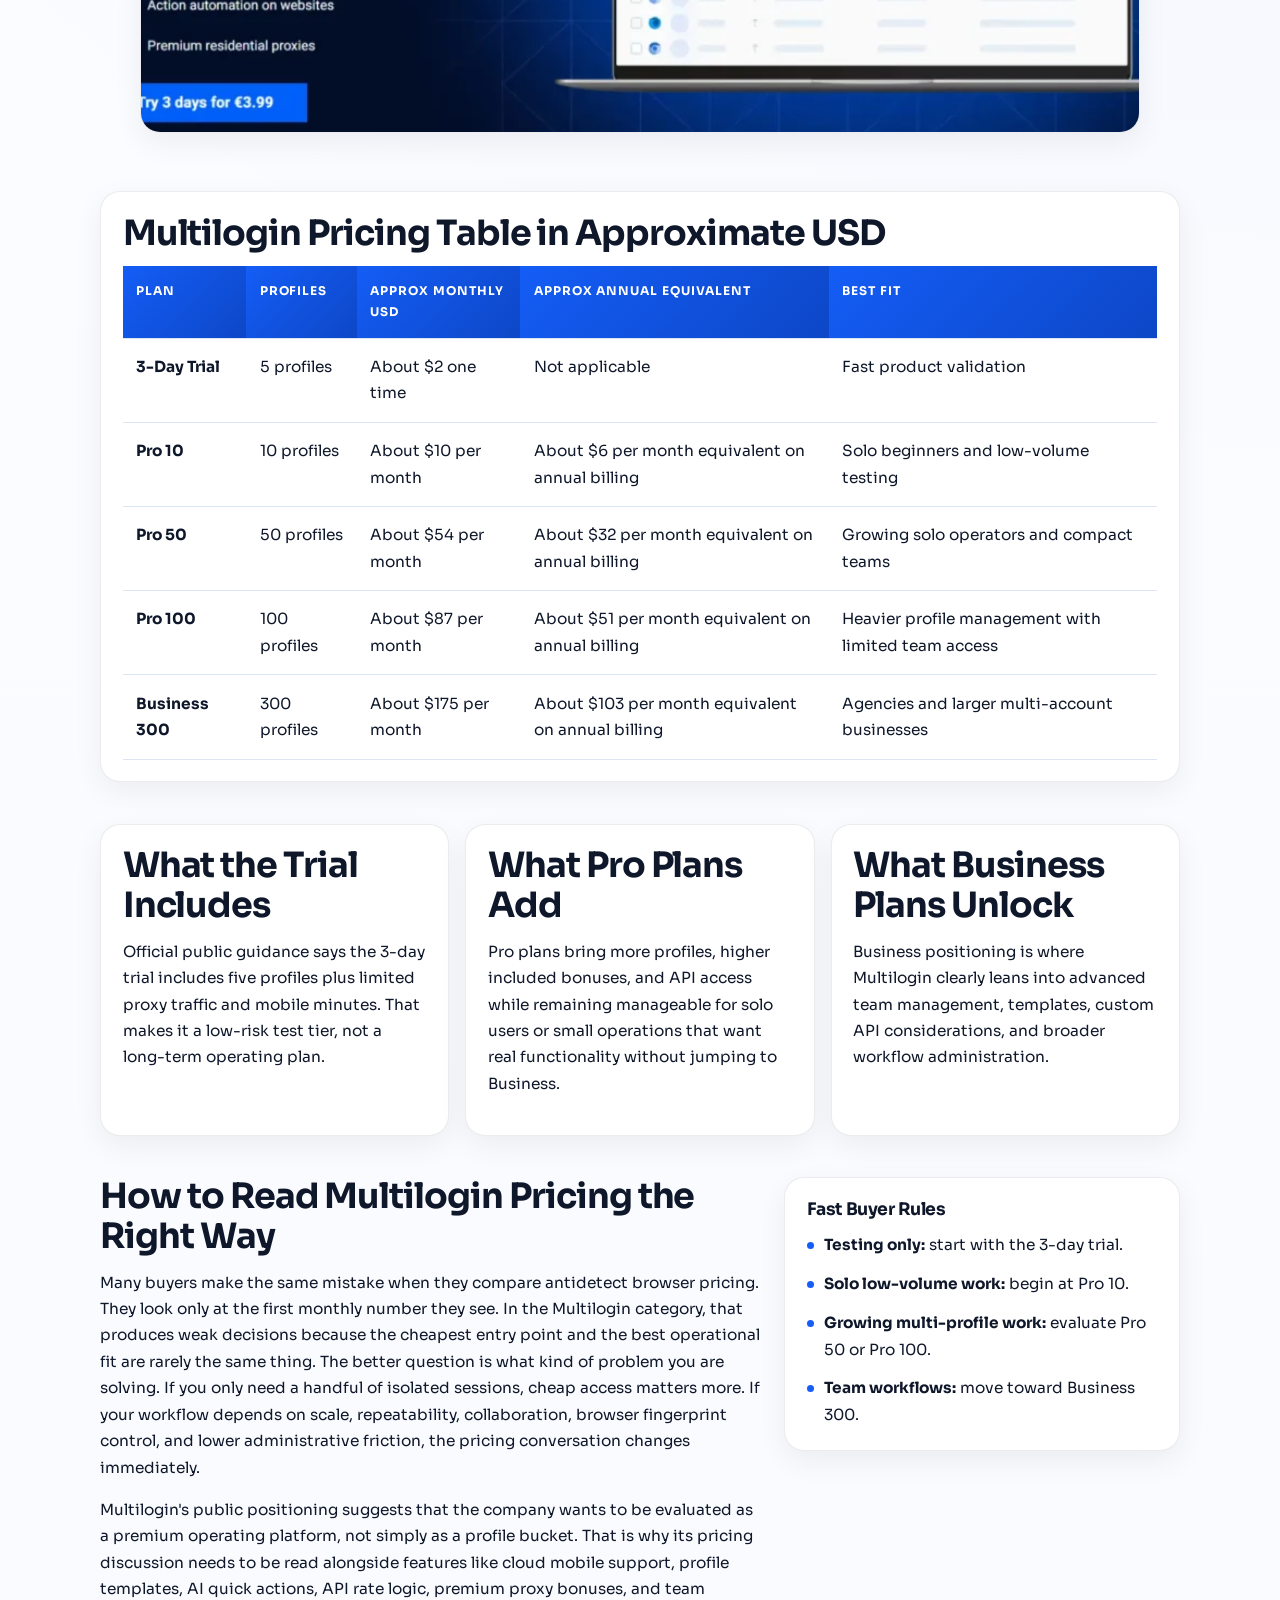
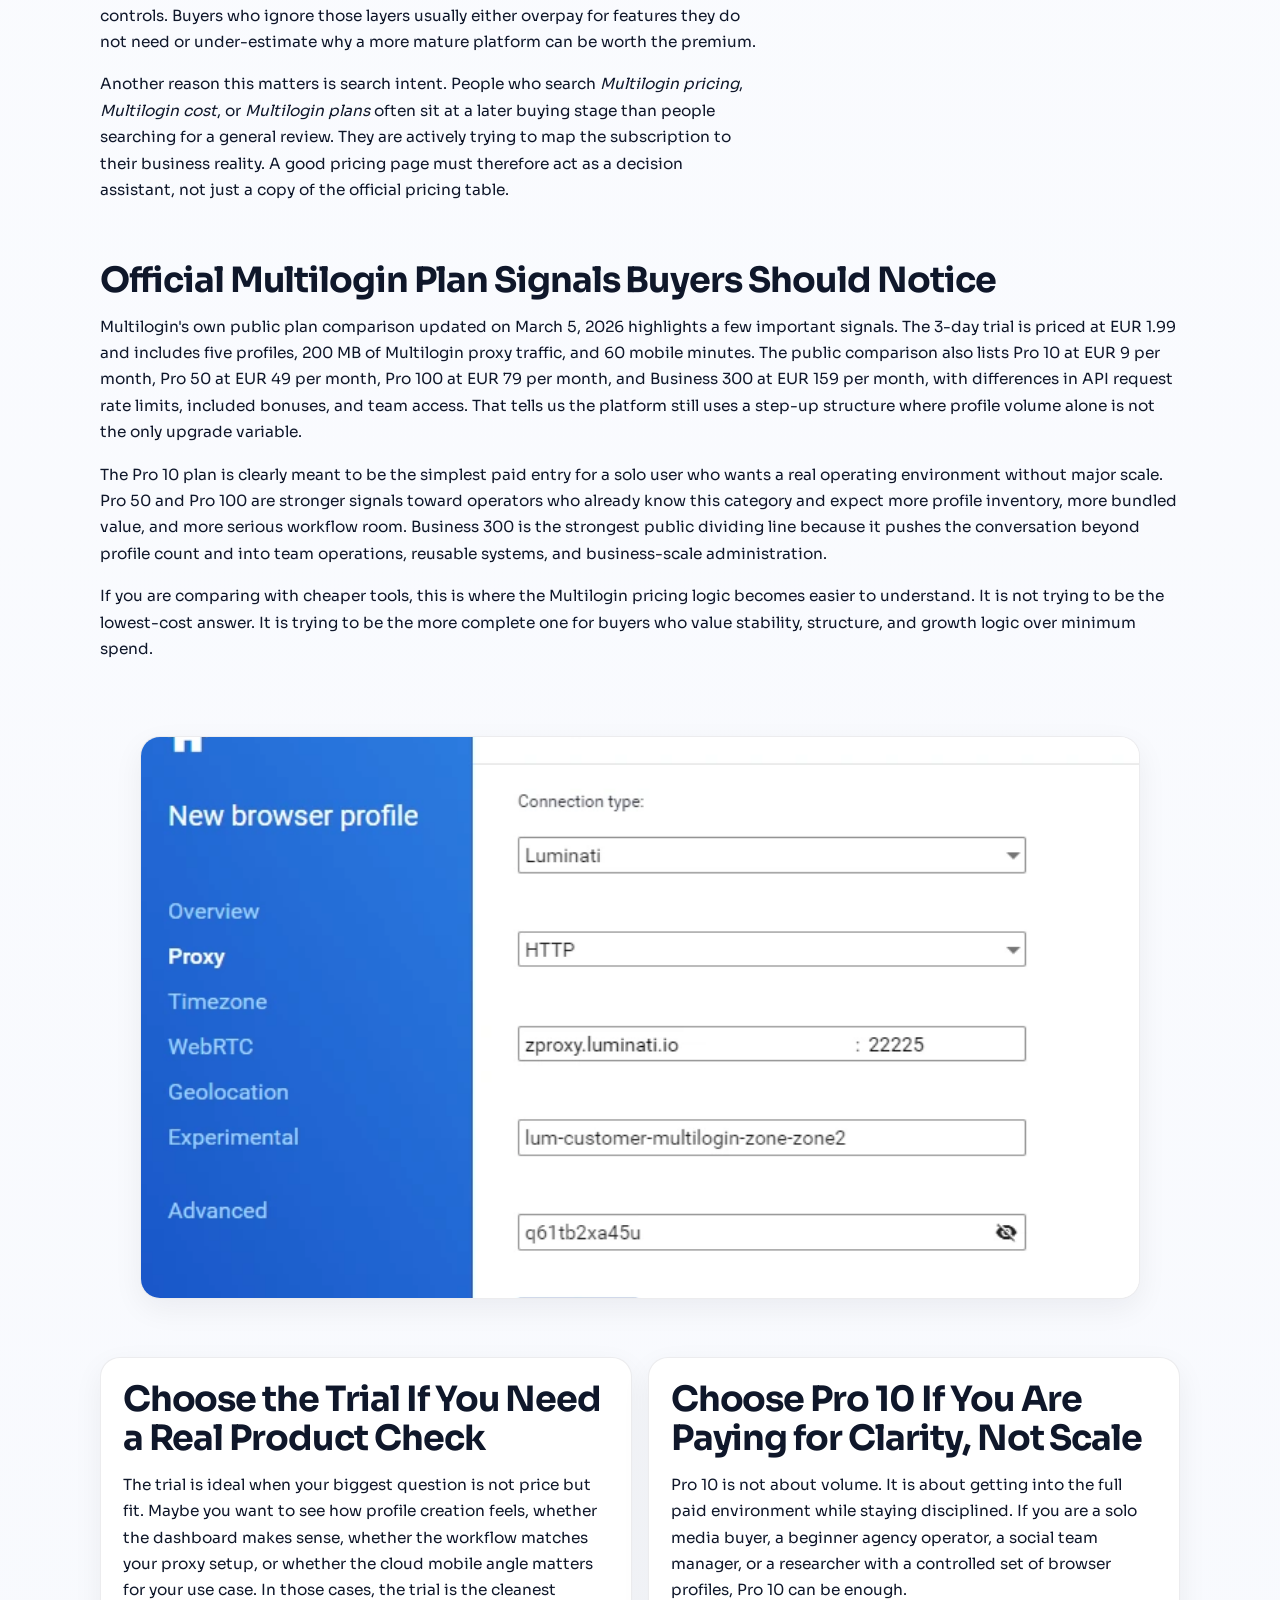
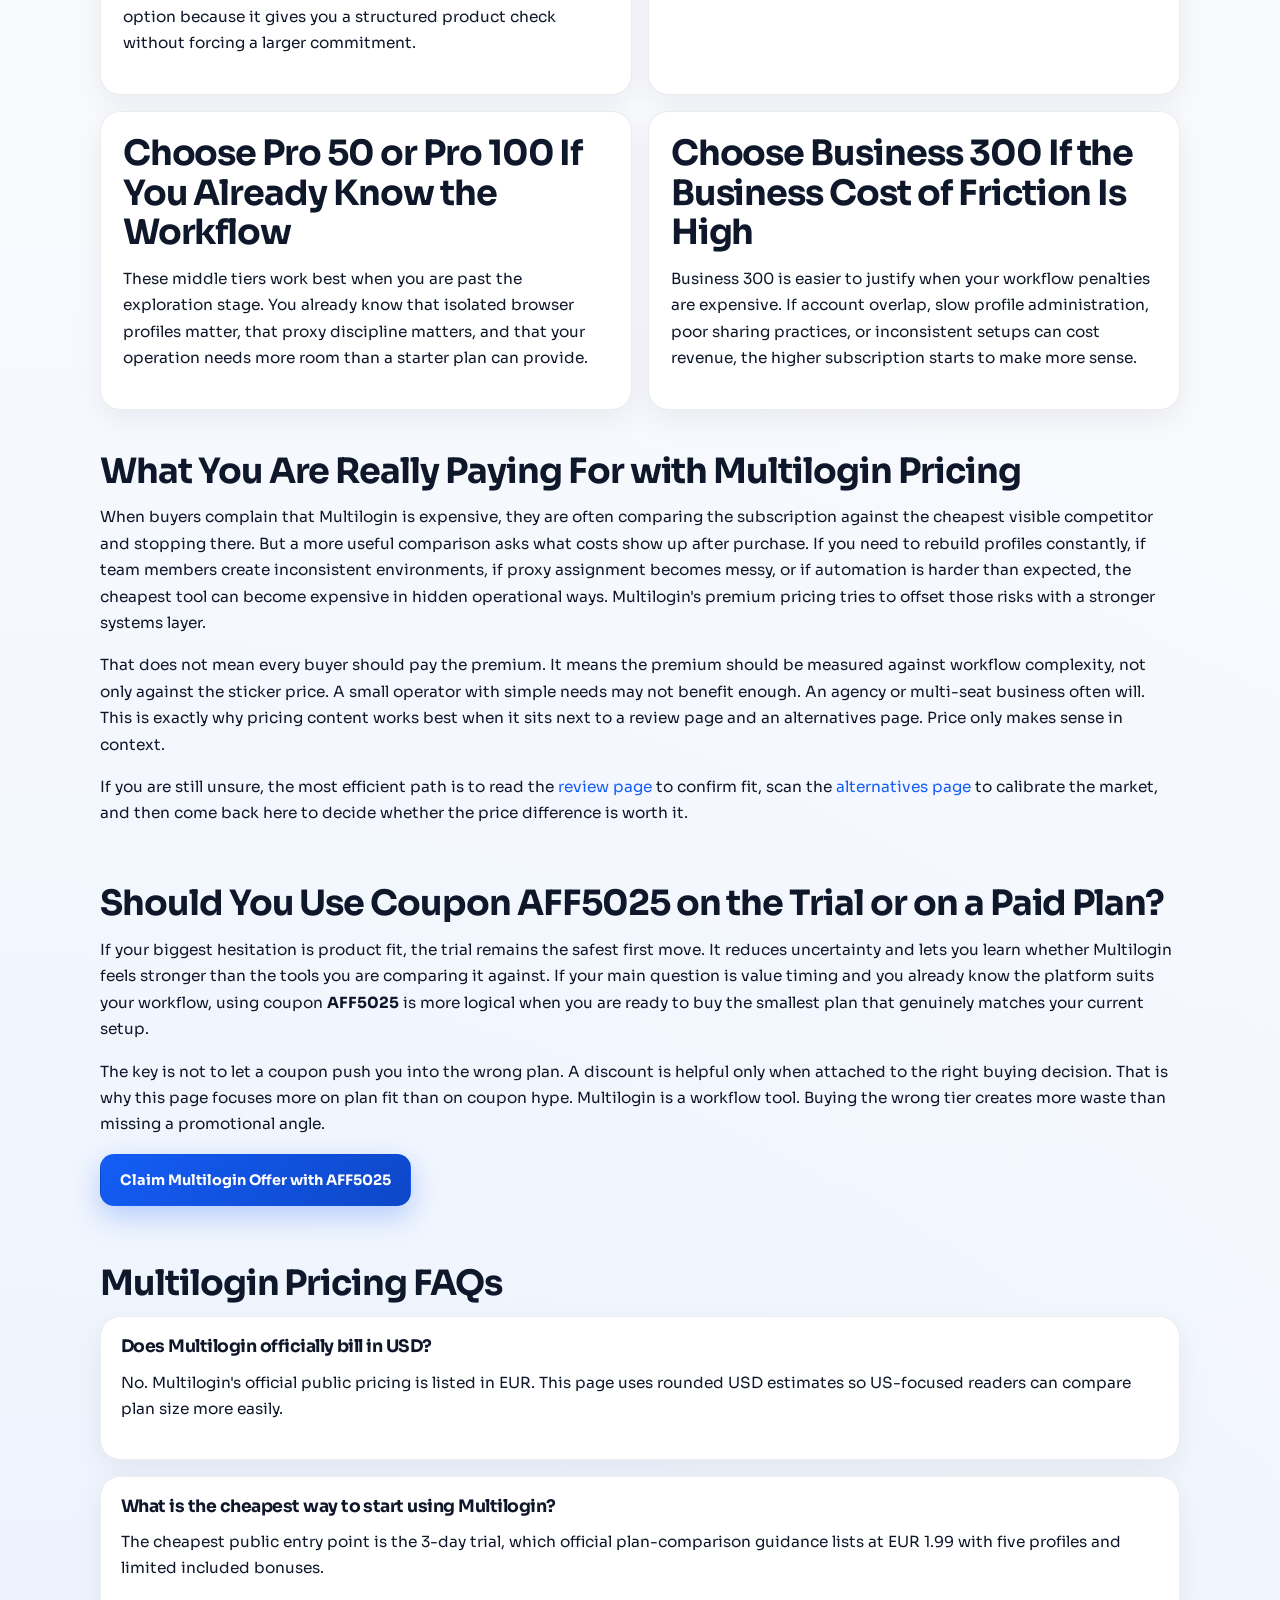
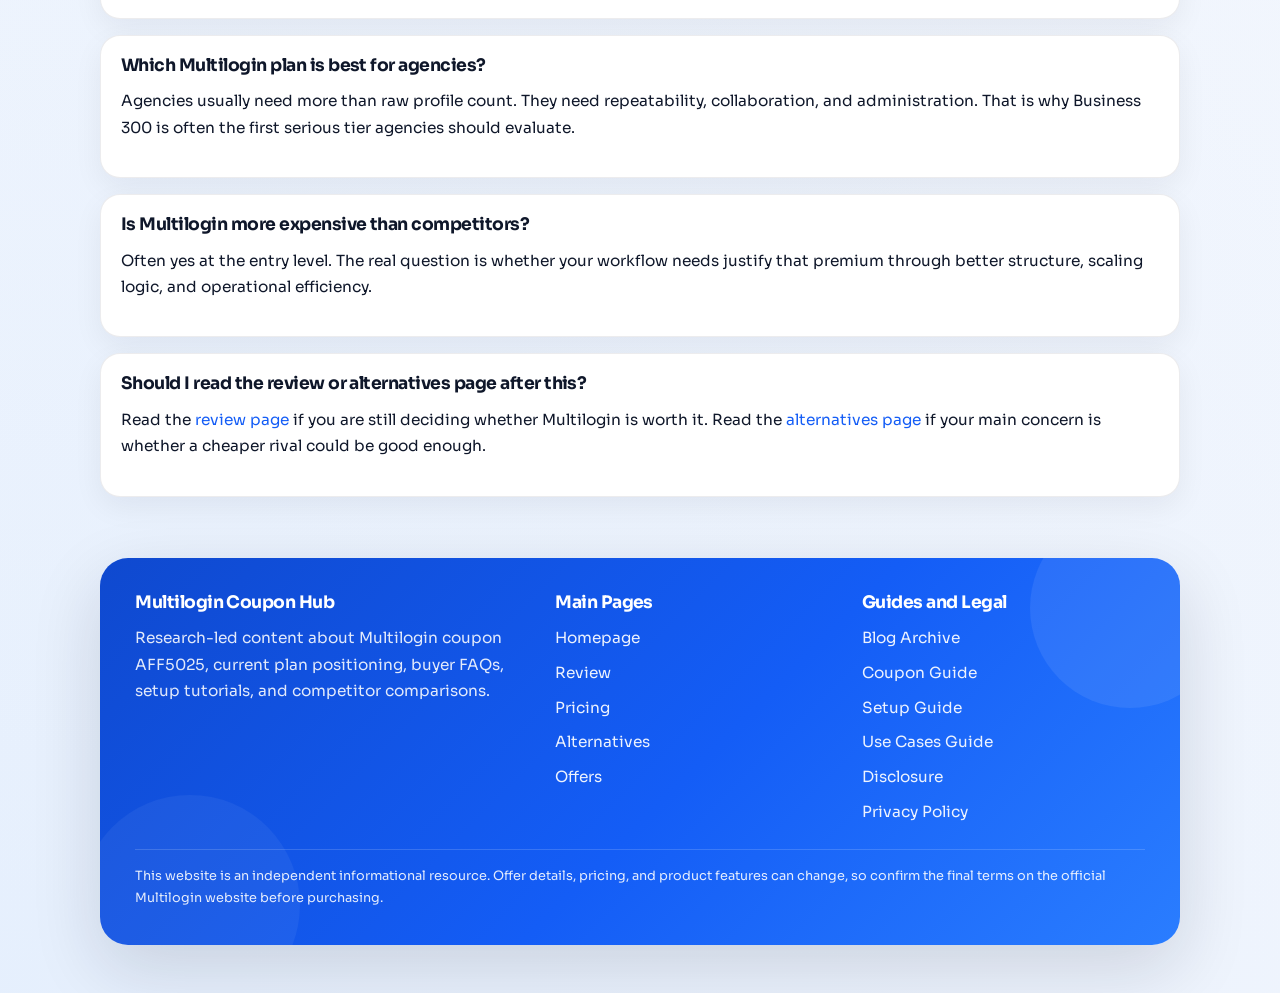
<file: pricing/index.html>
<!DOCTYPE html>
<html lang="en" data-root=".." data-page="pricing">
<head>
  <meta charset="UTF-8">
  <meta name="viewport" content="width=device-width, initial-scale=1.0">
  <title>Multilogin Pricing in USD 2026: Trial, Pro, Business Plans, and Coupon AFF5025</title>
  <meta name="description" content="See Multilogin pricing in USD, compare trial, Pro, and Business plans, understand plan fit, and use coupon AFF5025 before checkout.">
  <link rel="canonical" href="https://anticoupon.github.io/pricing/">
  <link rel="stylesheet" href="../assets/styles.css">
  <script defer src="../assets/site.js"></script>
</head>
<body>
  <div class="site-shell">
    <div data-site-header></div>
    <main>
      <div class="wrap breadcrumbs"><a href="../index.html">Home</a> / Multilogin Pricing</div>
      <section class="hero">
        <div class="wrap hero-grid">
          <div>
            <span class="eyebrow">Pricing Intent Page</span>
            <h1>Multilogin Pricing in USD 2026: Trial, Pro, and Business Plan Breakdown</h1>
            <p class="lede">This page translates Multilogin's latest public plan structure into practical USD comparisons so buyers can understand the cost faster, compare plan fit more clearly, and decide when coupon <strong>AFF5025</strong> is worth using.</p>
            <p>Multilogin's current public materials position the platform as more than a basic antidetect browser. The official product story now covers cloud mobile and browser profiles, AI quick actions, bulk operations, API access, premium proxy bonuses, and business-ready team workflows. That means pricing cannot be judged only on the lowest monthly number. Buyers have to ask what kind of operational layer they are paying for and whether they actually need it.</p>
            <p>During research, the most useful official reference point was Multilogin's public plan-comparison guidance updated in March 2026. That help content confirms the low-cost 3-day trial and a ladder that moves from Pro plans to Business plans, with profile limits, API rate logic, team access, and included bonuses changing as you move upward. This page converts that information into simple buyer language so you do not have to piece it together from scattered sources.</p>
          </div>
          <aside class="coupon-box">
            <h2>Coupon Snapshot</h2>
            <p><strong>Coupon code:</strong> AFF5025</p>
            <p><strong>Best for:</strong> buyers comparing plans before checkout</p>
            <p class="small muted">Official checkout is listed by Multilogin in EUR. USD values on this page are rounded comparison estimates for convenience and may vary slightly at checkout.</p>
            <p><a class="button-link" href="https://multilogin.com/?ref=ml789">Open Multilogin Pricing</a></p>
          </aside>
        </div>
      </section>

      <section>
        <div class="wrap media-grid two-up">
          <figure class="media-card">
            <img src="../assets/images/multilogin-home-hero.webp" alt="Multilogin official homepage screenshot used on the pricing page">
            <figcaption>Multilogin pricing page image.</figcaption>
          </figure>
        </div>
      </section>

      <section>
        <div class="wrap table-wrap">
          <h2>Multilogin Pricing Table in Approximate USD</h2>
          <table class="table">
            <thead>
              <tr>
                <th>Plan</th>
                <th>Profiles</th>
                <th>Approx Monthly USD</th>
                <th>Approx Annual Equivalent</th>
                <th>Best Fit</th>
              </tr>
            </thead>
            <tbody>
              <tr>
                <td>3-Day Trial</td>
                <td>5 profiles</td>
                <td>About $2 one time</td>
                <td>Not applicable</td>
                <td>Fast product validation</td>
              </tr>
              <tr>
                <td>Pro 10</td>
                <td>10 profiles</td>
                <td>About $10 per month</td>
                <td>About $6 per month equivalent on annual billing</td>
                <td>Solo beginners and low-volume testing</td>
              </tr>
              <tr>
                <td>Pro 50</td>
                <td>50 profiles</td>
                <td>About $54 per month</td>
                <td>About $32 per month equivalent on annual billing</td>
                <td>Growing solo operators and compact teams</td>
              </tr>
              <tr>
                <td>Pro 100</td>
                <td>100 profiles</td>
                <td>About $87 per month</td>
                <td>About $51 per month equivalent on annual billing</td>
                <td>Heavier profile management with limited team access</td>
              </tr>
              <tr>
                <td>Business 300</td>
                <td>300 profiles</td>
                <td>About $175 per month</td>
                <td>About $103 per month equivalent on annual billing</td>
                <td>Agencies and larger multi-account businesses</td>
              </tr>
            </tbody>
          </table>
        </div>
      </section>

      <section>
        <div class="wrap cards-3">
          <article class="card">
            <h2>What the Trial Includes</h2>
            <p>Official public guidance says the 3-day trial includes five profiles plus limited proxy traffic and mobile minutes. That makes it a low-risk test tier, not a long-term operating plan.</p>
          </article>
          <article class="card">
            <h2>What Pro Plans Add</h2>
            <p>Pro plans bring more profiles, higher included bonuses, and API access while remaining manageable for solo users or small operations that want real functionality without jumping to Business.</p>
          </article>
          <article class="card">
            <h2>What Business Plans Unlock</h2>
            <p>Business positioning is where Multilogin clearly leans into advanced team management, templates, custom API considerations, and broader workflow administration.</p>
          </article>
        </div>
      </section>

      <section>
        <div class="wrap split">
          <div>
            <h2>How to Read Multilogin Pricing the Right Way</h2>
            <p>Many buyers make the same mistake when they compare antidetect browser pricing. They look only at the first monthly number they see. In the Multilogin category, that produces weak decisions because the cheapest entry point and the best operational fit are rarely the same thing. The better question is what kind of problem you are solving. If you only need a handful of isolated sessions, cheap access matters more. If your workflow depends on scale, repeatability, collaboration, browser fingerprint control, and lower administrative friction, the pricing conversation changes immediately.</p>
            <p>Multilogin's public positioning suggests that the company wants to be evaluated as a premium operating platform, not simply as a profile bucket. That is why its pricing discussion needs to be read alongside features like cloud mobile support, profile templates, AI quick actions, API rate logic, premium proxy bonuses, and team controls. Buyers who ignore those layers usually either overpay for features they do not need or under-estimate why a more mature platform can be worth the premium.</p>
            <p>Another reason this matters is search intent. People who search <em>Multilogin pricing</em>, <em>Multilogin cost</em>, or <em>Multilogin plans</em> often sit at a later buying stage than people searching for a general review. They are actively trying to map the subscription to their business reality. A good pricing page must therefore act as a decision assistant, not just a copy of the official pricing table.</p>
          </div>
          <aside class="panel">
            <h3>Fast Buyer Rules</h3>
            <ul class="list-clean">
              <li><strong>Testing only:</strong> start with the 3-day trial.</li>
              <li><strong>Solo low-volume work:</strong> begin at Pro 10.</li>
              <li><strong>Growing multi-profile work:</strong> evaluate Pro 50 or Pro 100.</li>
              <li><strong>Team workflows:</strong> move toward Business 300.</li>
            </ul>
          </aside>
        </div>
      </section>

      <section>
        <div class="wrap">
          <h2>Official Multilogin Plan Signals Buyers Should Notice</h2>
          <p>Multilogin's own public plan comparison updated on March 5, 2026 highlights a few important signals. The 3-day trial is priced at EUR 1.99 and includes five profiles, 200 MB of Multilogin proxy traffic, and 60 mobile minutes. The public comparison also lists Pro 10 at EUR 9 per month, Pro 50 at EUR 49 per month, Pro 100 at EUR 79 per month, and Business 300 at EUR 159 per month, with differences in API request rate limits, included bonuses, and team access. That tells us the platform still uses a step-up structure where profile volume alone is not the only upgrade variable.</p>
          <p>The Pro 10 plan is clearly meant to be the simplest paid entry for a solo user who wants a real operating environment without major scale. Pro 50 and Pro 100 are stronger signals toward operators who already know this category and expect more profile inventory, more bundled value, and more serious workflow room. Business 300 is the strongest public dividing line because it pushes the conversation beyond profile count and into team operations, reusable systems, and business-scale administration.</p>
          <p>If you are comparing with cheaper tools, this is where the Multilogin pricing logic becomes easier to understand. It is not trying to be the lowest-cost answer. It is trying to be the more complete one for buyers who value stability, structure, and growth logic over minimum spend.</p>
        </div>
      </section>

      <section>
        <div class="wrap media-grid two-up">
          <figure class="media-card">
            <img src="../assets/images/multilogin-built-in-residential-proxies.webp" alt="Multilogin residential proxy setup interface">
            <figcaption>Multilogin proxy image for the pricing page.</figcaption>
          </figure>
        </div>
      </section>

      <section>
        <div class="wrap cards-2">
          <article class="card">
            <h2>Choose the Trial If You Need a Real Product Check</h2>
            <p>The trial is ideal when your biggest question is not price but fit. Maybe you want to see how profile creation feels, whether the dashboard makes sense, whether the workflow matches your proxy setup, or whether the cloud mobile angle matters for your use case. In those cases, the trial is the cleanest option because it gives you a structured product check without forcing a larger commitment.</p>
          </article>
          <article class="card">
            <h2>Choose Pro 10 If You Are Paying for Clarity, Not Scale</h2>
            <p>Pro 10 is not about volume. It is about getting into the full paid environment while staying disciplined. If you are a solo media buyer, a beginner agency operator, a social team manager, or a researcher with a controlled set of browser profiles, Pro 10 can be enough.</p>
          </article>
          <article class="card">
            <h2>Choose Pro 50 or Pro 100 If You Already Know the Workflow</h2>
            <p>These middle tiers work best when you are past the exploration stage. You already know that isolated browser profiles matter, that proxy discipline matters, and that your operation needs more room than a starter plan can provide.</p>
          </article>
          <article class="card">
            <h2>Choose Business 300 If the Business Cost of Friction Is High</h2>
            <p>Business 300 is easier to justify when your workflow penalties are expensive. If account overlap, slow profile administration, poor sharing practices, or inconsistent setups can cost revenue, the higher subscription starts to make more sense.</p>
          </article>
        </div>
      </section>

      <section>
        <div class="wrap">
          <h2>What You Are Really Paying For with Multilogin Pricing</h2>
          <p>When buyers complain that Multilogin is expensive, they are often comparing the subscription against the cheapest visible competitor and stopping there. But a more useful comparison asks what costs show up after purchase. If you need to rebuild profiles constantly, if team members create inconsistent environments, if proxy assignment becomes messy, or if automation is harder than expected, the cheapest tool can become expensive in hidden operational ways. Multilogin's premium pricing tries to offset those risks with a stronger systems layer.</p>
          <p>That does not mean every buyer should pay the premium. It means the premium should be measured against workflow complexity, not only against the sticker price. A small operator with simple needs may not benefit enough. An agency or multi-seat business often will. This is exactly why pricing content works best when it sits next to a review page and an alternatives page. Price only makes sense in context.</p>
          <p>If you are still unsure, the most efficient path is to read the <a href="../review/index.html">review page</a> to confirm fit, scan the <a href="../alternatives/index.html">alternatives page</a> to calibrate the market, and then come back here to decide whether the price difference is worth it.</p>
        </div>
      </section>

      <section>
        <div class="wrap">
          <h2>Should You Use Coupon AFF5025 on the Trial or on a Paid Plan?</h2>
          <p>If your biggest hesitation is product fit, the trial remains the safest first move. It reduces uncertainty and lets you learn whether Multilogin feels stronger than the tools you are comparing it against. If your main question is value timing and you already know the platform suits your workflow, using coupon <strong>AFF5025</strong> is more logical when you are ready to buy the smallest plan that genuinely matches your current setup.</p>
          <p>The key is not to let a coupon push you into the wrong plan. A discount is helpful only when attached to the right buying decision. That is why this page focuses more on plan fit than on coupon hype. Multilogin is a workflow tool. Buying the wrong tier creates more waste than missing a promotional angle.</p>
          <p><a class="button-link" href="https://multilogin.com/?ref=ml789">Claim Multilogin Offer with AFF5025</a></p>
        </div>
      </section>

      <section>
        <div class="wrap">
          <h2>Multilogin Pricing FAQs</h2>
          <div class="faq-list">
            <article class="faq-item">
              <h3>Does Multilogin officially bill in USD?</h3>
              <p>No. Multilogin's official public pricing is listed in EUR. This page uses rounded USD estimates so US-focused readers can compare plan size more easily.</p>
            </article>
            <article class="faq-item">
              <h3>What is the cheapest way to start using Multilogin?</h3>
              <p>The cheapest public entry point is the 3-day trial, which official plan-comparison guidance lists at EUR 1.99 with five profiles and limited included bonuses.</p>
            </article>
            <article class="faq-item">
              <h3>Which Multilogin plan is best for agencies?</h3>
              <p>Agencies usually need more than raw profile count. They need repeatability, collaboration, and administration. That is why Business 300 is often the first serious tier agencies should evaluate.</p>
            </article>
            <article class="faq-item">
              <h3>Is Multilogin more expensive than competitors?</h3>
              <p>Often yes at the entry level. The real question is whether your workflow needs justify that premium through better structure, scaling logic, and operational efficiency.</p>
            </article>
            <article class="faq-item">
              <h3>Should I read the review or alternatives page after this?</h3>
              <p>Read the <a href="../review/index.html">review page</a> if you are still deciding whether Multilogin is worth it. Read the <a href="../alternatives/index.html">alternatives page</a> if your main concern is whether a cheaper rival could be good enough.</p>
            </article>
          </div>
        </div>
      </section>
    </main>
    <div data-site-footer></div>
  </div>
</body>
</html>
</file>
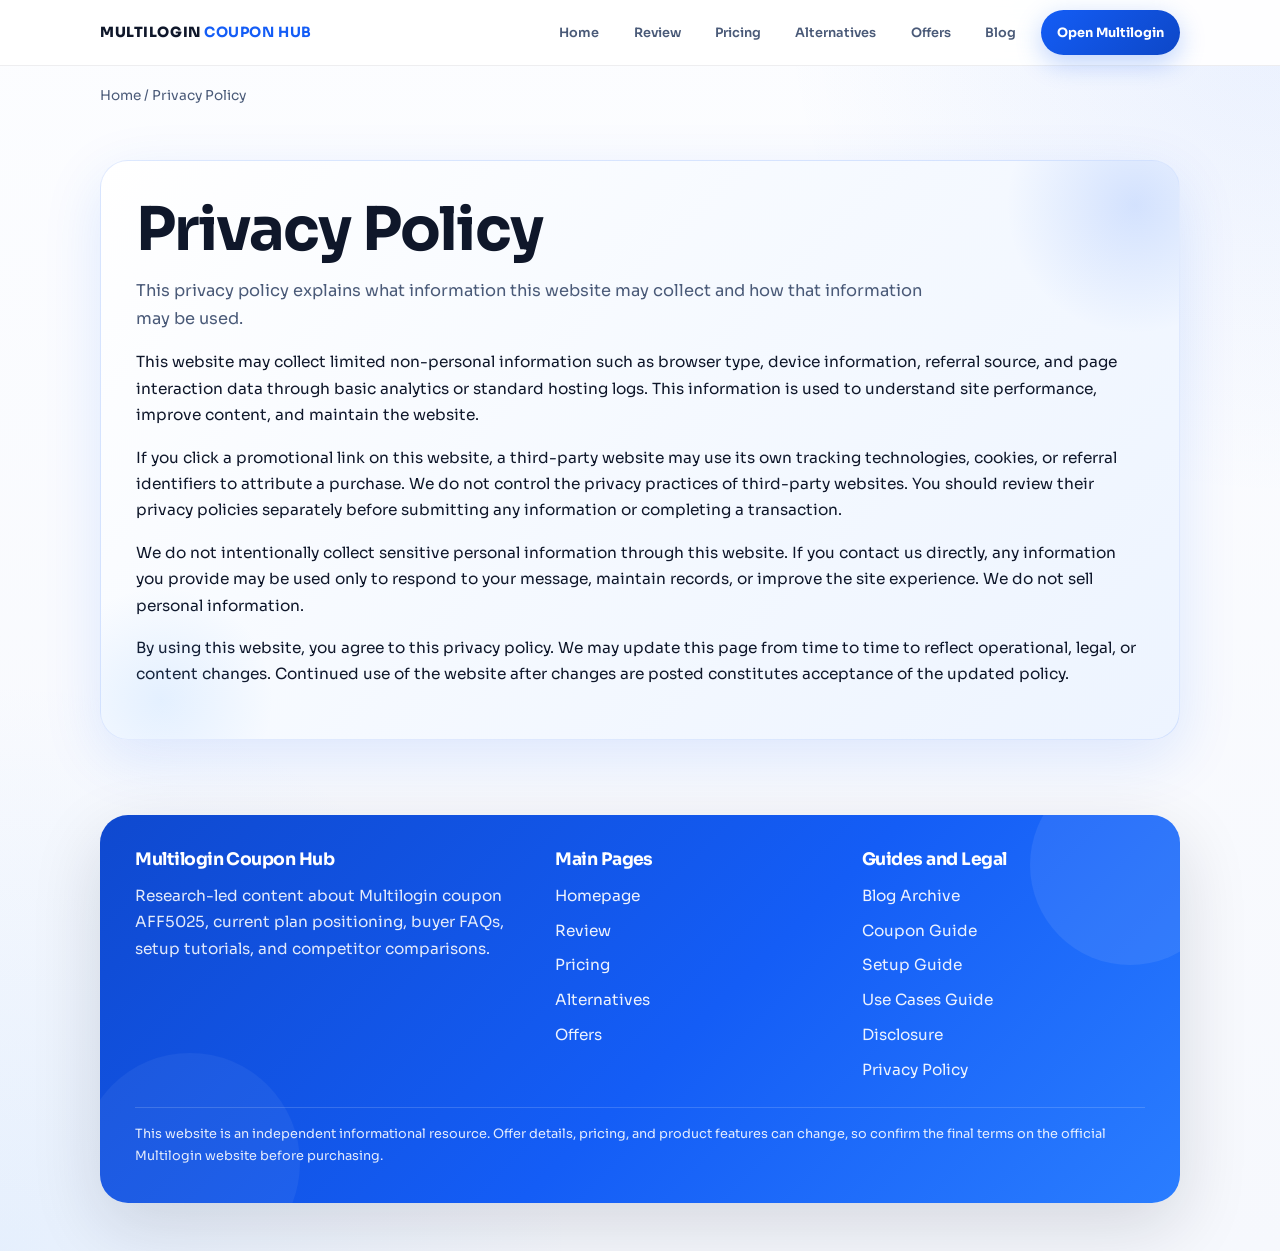
<file: privacy/index.html>
<!DOCTYPE html>
<html lang="en" data-root=".." data-page="">
<head>
  <meta charset="UTF-8">
  <meta name="viewport" content="width=device-width, initial-scale=1.0">
  <title>Privacy Policy</title>
  <meta name="description" content="Read the privacy policy for this website, including information about analytics, promotional links, and visitor data handling.">
  <link rel="canonical" href="https://anticoupon.github.io/privacy/">
  <link rel="stylesheet" href="../assets/styles.css">
  <script defer src="../assets/site.js"></script>
</head>
<body>
  <div class="site-shell">
    <div data-site-header></div>
    <main>
      <div class="wrap breadcrumbs"><a href="../index.html">Home</a> / Privacy Policy</div>
      <section class="hero">
        <div class="wrap">
          <h1>Privacy Policy</h1>
          <p class="lede">This privacy policy explains what information this website may collect and how that information may be used.</p>
          <p>This website may collect limited non-personal information such as browser type, device information, referral source, and page interaction data through basic analytics or standard hosting logs. This information is used to understand site performance, improve content, and maintain the website.</p>
          <p>If you click a promotional link on this website, a third-party website may use its own tracking technologies, cookies, or referral identifiers to attribute a purchase. We do not control the privacy practices of third-party websites. You should review their privacy policies separately before submitting any information or completing a transaction.</p>
          <p>We do not intentionally collect sensitive personal information through this website. If you contact us directly, any information you provide may be used only to respond to your message, maintain records, or improve the site experience. We do not sell personal information.</p>
          <p>By using this website, you agree to this privacy policy. We may update this page from time to time to reflect operational, legal, or content changes. Continued use of the website after changes are posted constitutes acceptance of the updated policy.</p>
        </div>
      </section>
    </main>
    <div data-site-footer></div>
  </div>
</body>
</html>
</file>
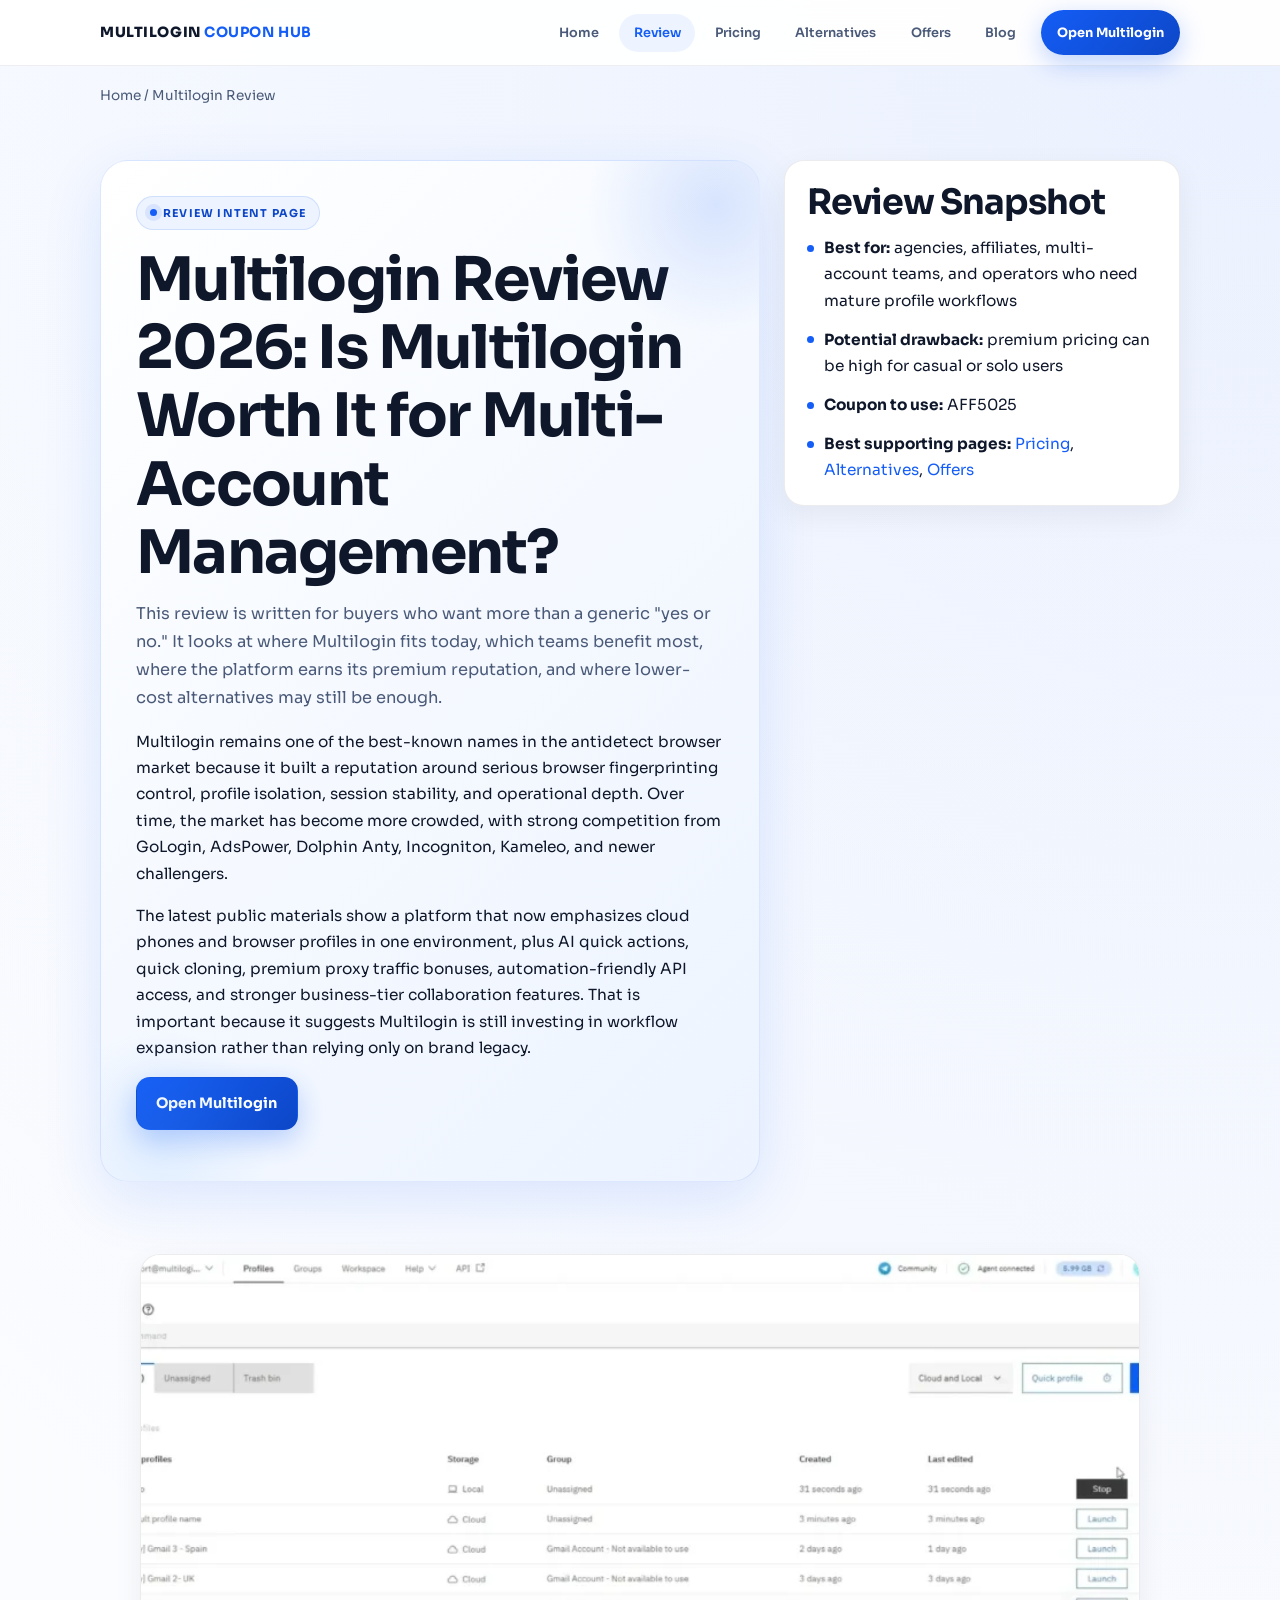
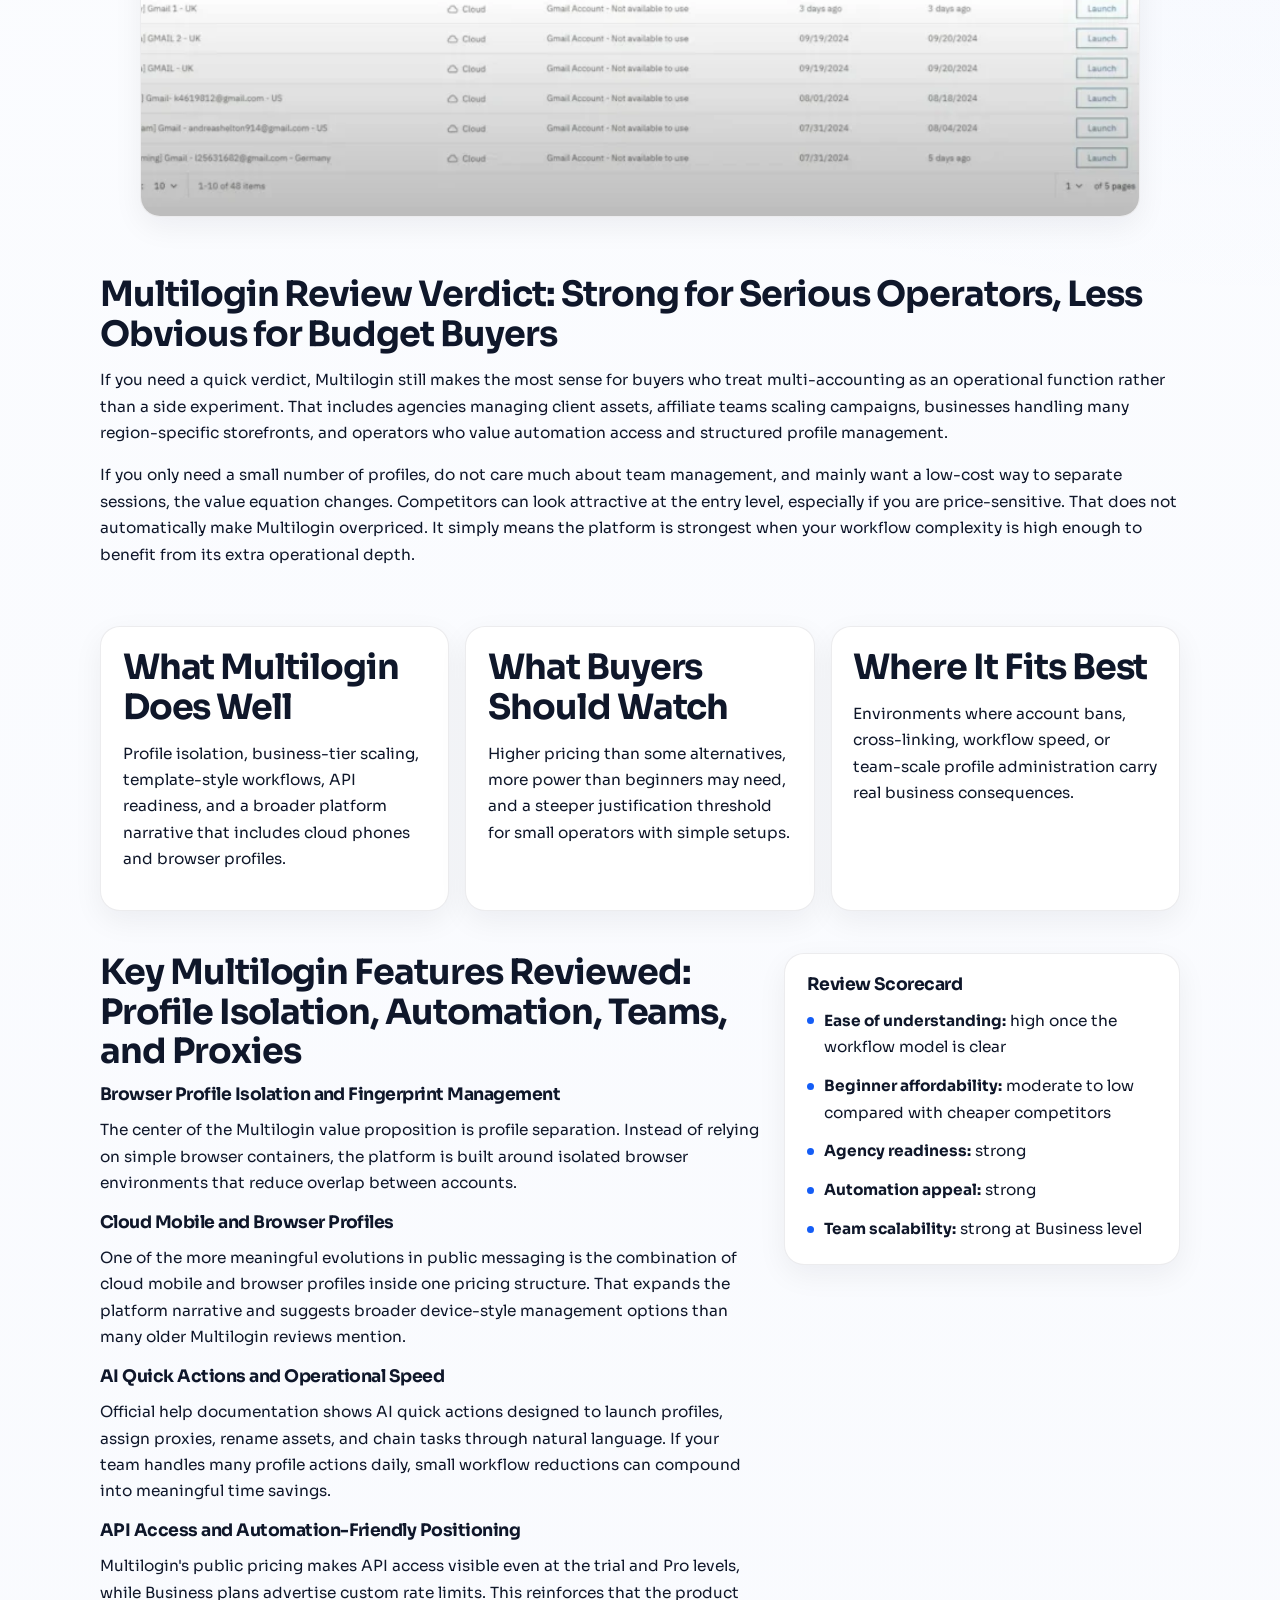
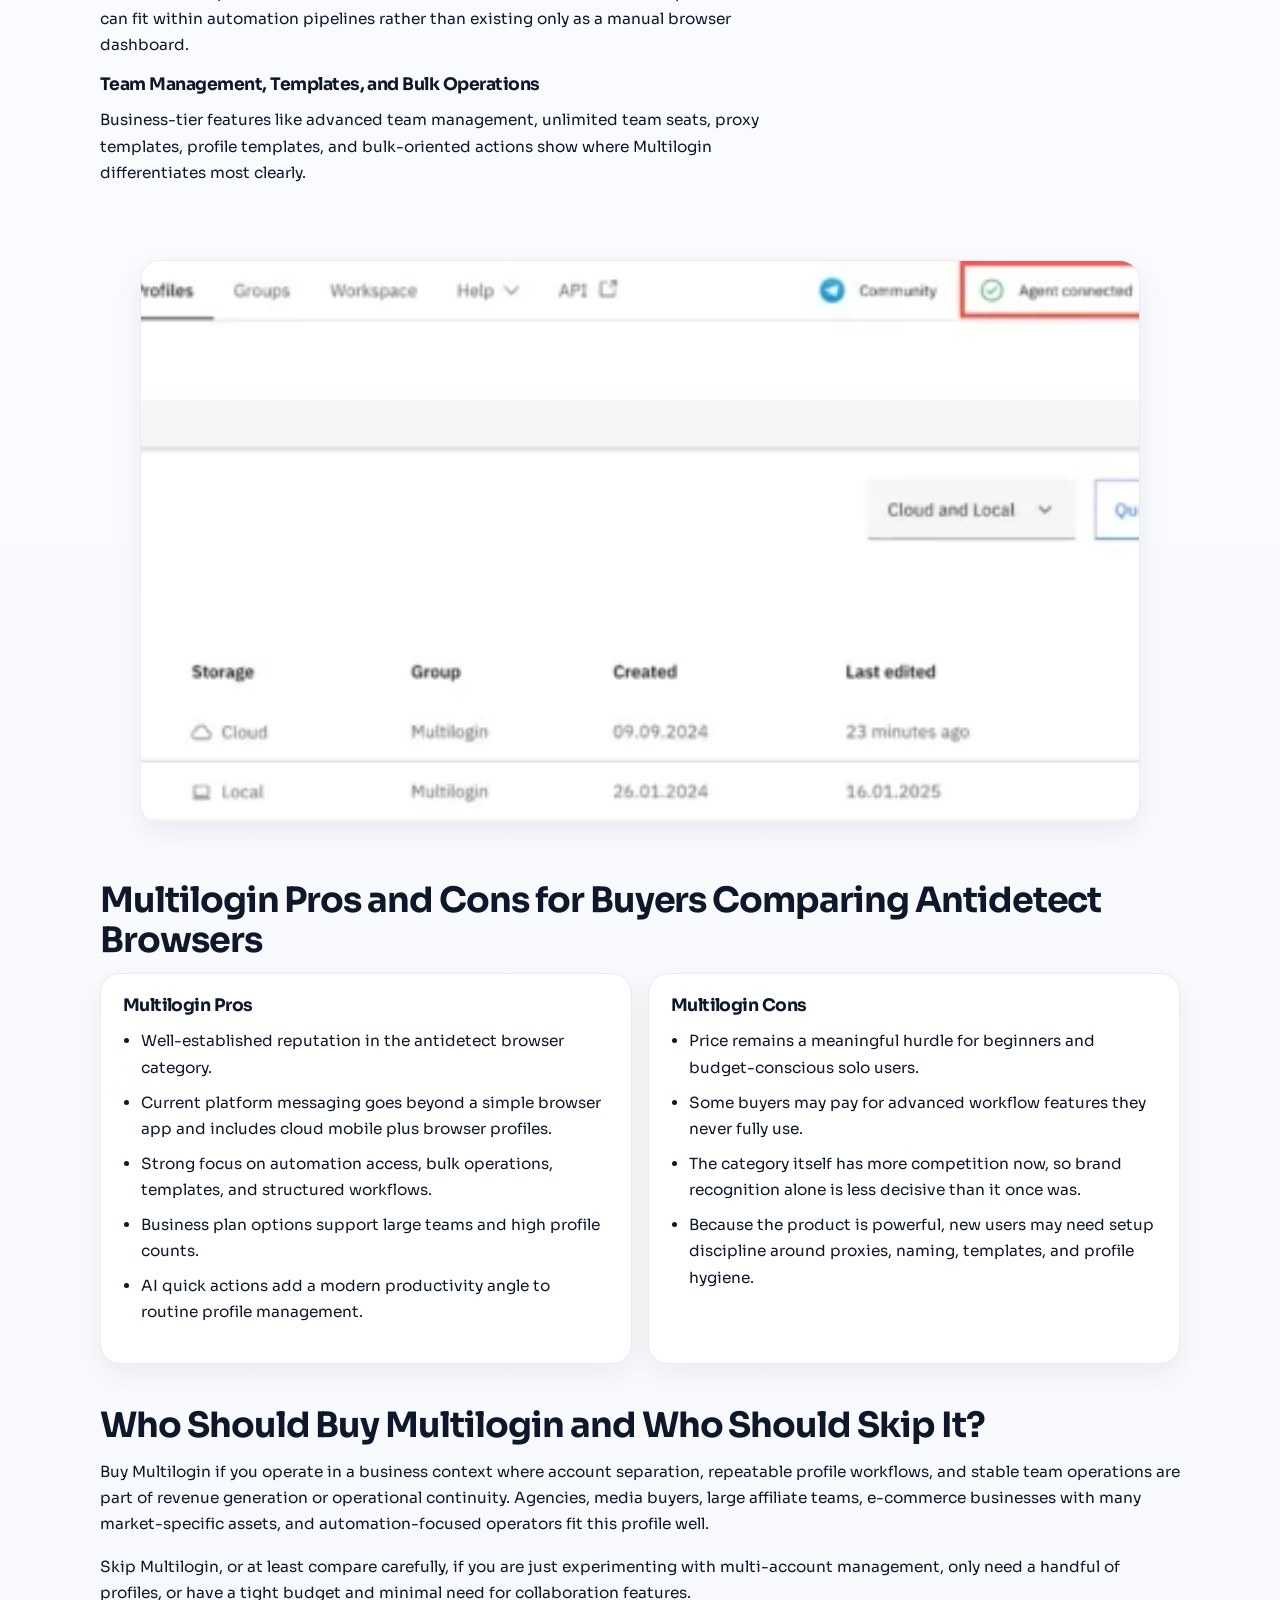
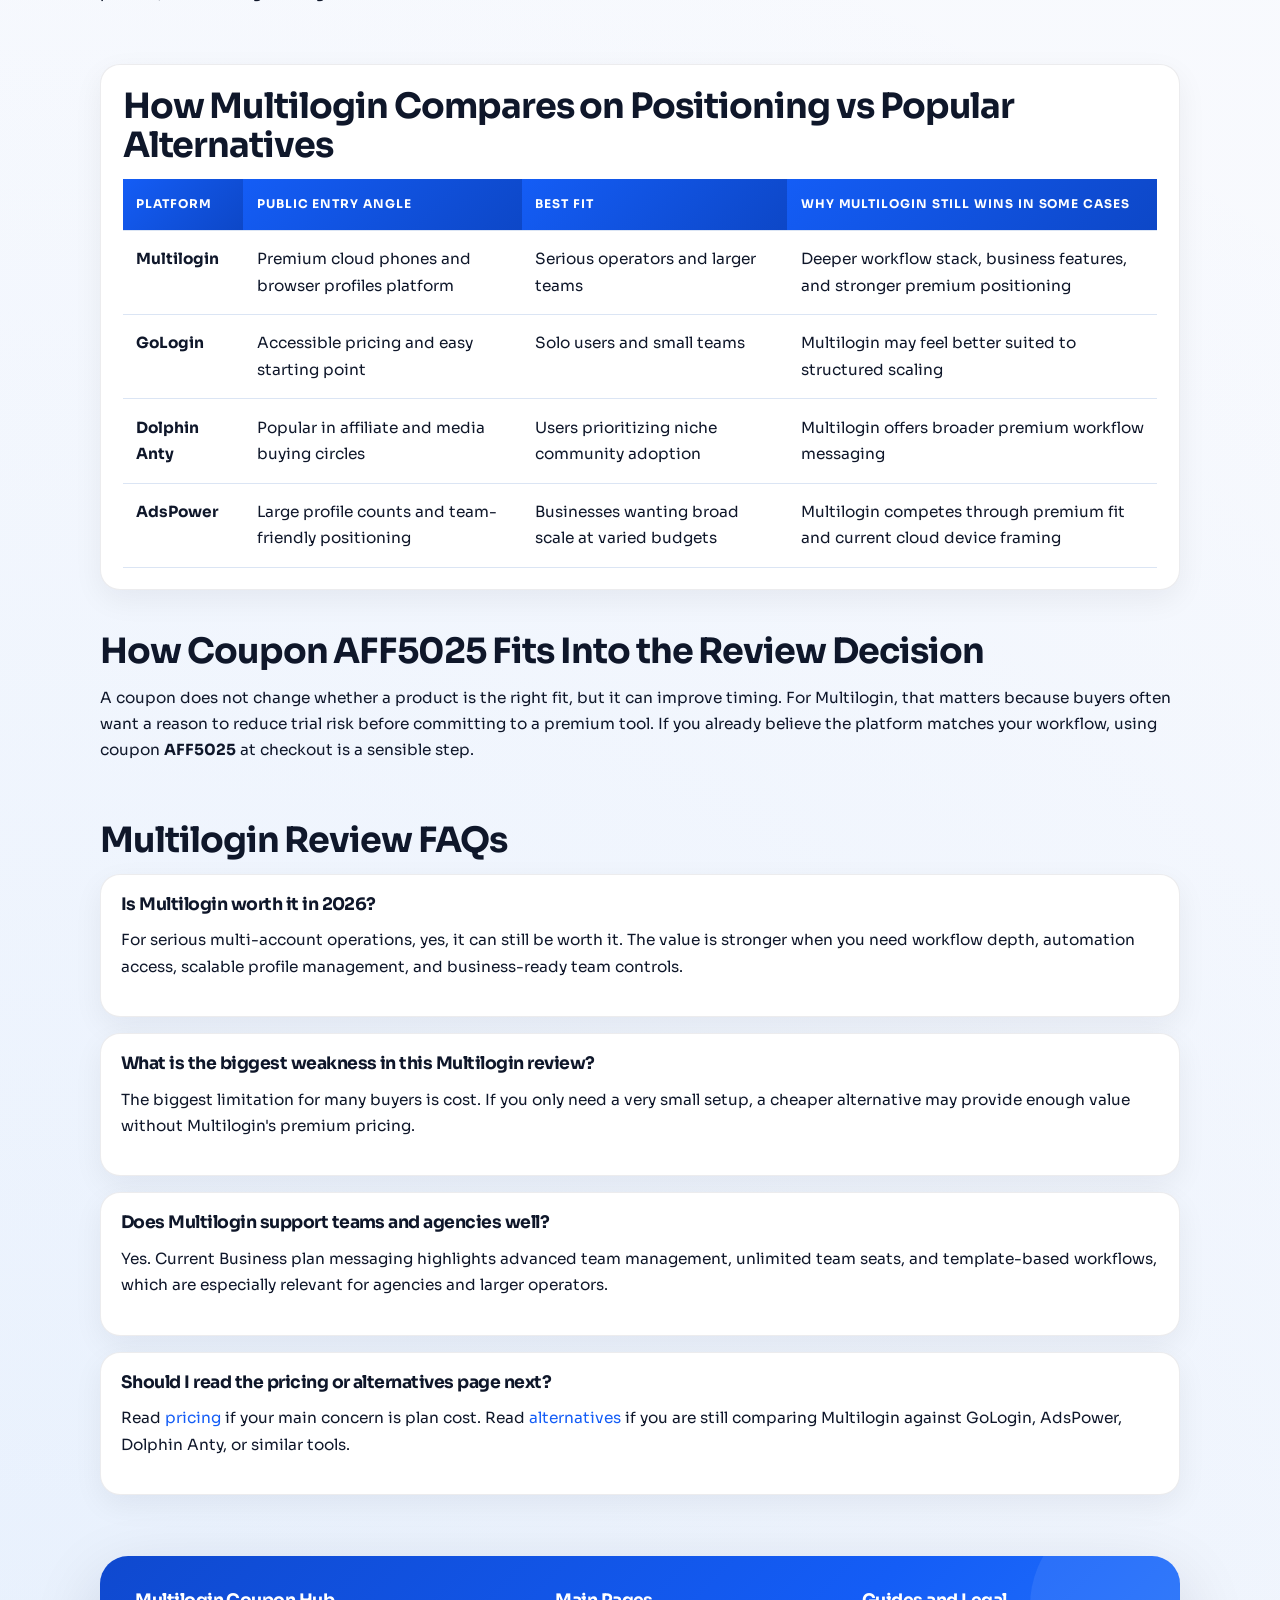
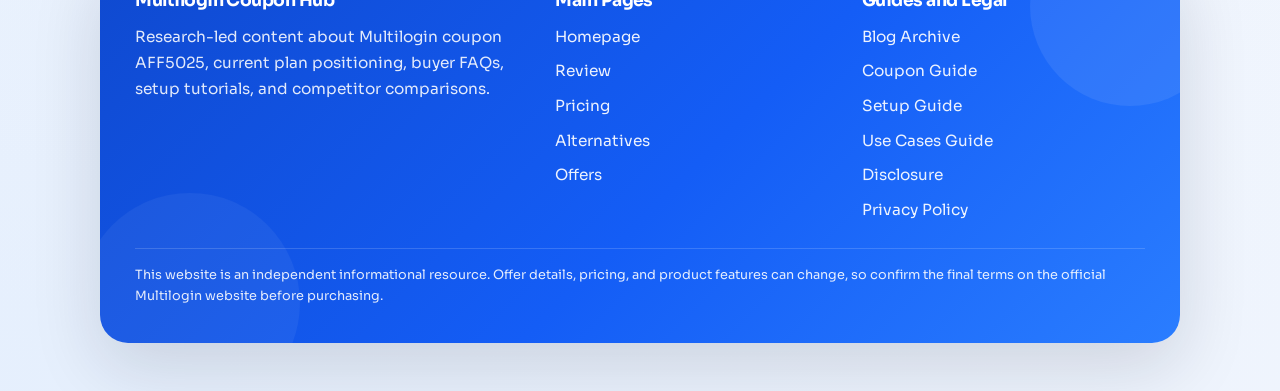
<file: review/index.html>
<!DOCTYPE html>
<html lang="en" data-root=".." data-page="review">
<head>
  <meta charset="UTF-8">
  <meta name="viewport" content="width=device-width, initial-scale=1.0">
  <title>Multilogin Review 2026: Features, Pros, Cons, Use Cases, and Coupon AFF5025</title>
  <meta name="description" content="Read a detailed Multilogin review covering features, pros, cons, ideal use cases, current positioning, and where coupon AFF5025 fits into the buying decision.">
  <link rel="canonical" href="https://anticoupon.github.io/review/">
  <link rel="stylesheet" href="../assets/styles.css">
  <script defer src="../assets/site.js"></script>
</head>
<body>
  <div class="site-shell">
    <div data-site-header></div>
    <main>
      <div class="wrap breadcrumbs"><a href="../index.html">Home</a> / Multilogin Review</div>
      <section class="hero">
        <div class="wrap hero-grid">
          <div>
            <span class="eyebrow">Review Intent Page</span>
            <h1>Multilogin Review 2026: Is Multilogin Worth It for Multi-Account Management?</h1>
            <p class="lede">This review is written for buyers who want more than a generic "yes or no." It looks at where Multilogin fits today, which teams benefit most, where the platform earns its premium reputation, and where lower-cost alternatives may still be enough.</p>
            <p>Multilogin remains one of the best-known names in the antidetect browser market because it built a reputation around serious browser fingerprinting control, profile isolation, session stability, and operational depth. Over time, the market has become more crowded, with strong competition from GoLogin, AdsPower, Dolphin Anty, Incogniton, Kameleo, and newer challengers.</p>
            <p>The latest public materials show a platform that now emphasizes cloud phones and browser profiles in one environment, plus AI quick actions, quick cloning, premium proxy traffic bonuses, automation-friendly API access, and stronger business-tier collaboration features. That is important because it suggests Multilogin is still investing in workflow expansion rather than relying only on brand legacy.</p>
            <p><a class="button-link" href="https://multilogin.com/?ref=ml789">Open Multilogin</a></p>
          </div>
          <aside class="panel">
            <h2>Review Snapshot</h2>
            <ul class="list-clean">
              <li><strong>Best for:</strong> agencies, affiliates, multi-account teams, and operators who need mature profile workflows</li>
              <li><strong>Potential drawback:</strong> premium pricing can be high for casual or solo users</li>
              <li><strong>Coupon to use:</strong> AFF5025</li>
              <li><strong>Best supporting pages:</strong> <a href="../pricing/index.html">Pricing</a>, <a href="../alternatives/index.html">Alternatives</a>, <a href="../offers/index.html">Offers</a></li>
            </ul>
          </aside>
        </div>
      </section>

      <section>
        <div class="wrap media-grid two-up">
          <figure class="media-card">
            <img src="../assets/images/multilogin-centralized-dashboard.webp" alt="Multilogin dashboard image for the review page">
            <figcaption>Multilogin dashboard image for the review page.</figcaption>
          </figure>
        </div>
      </section>

      <section>
        <div class="wrap">
          <h2>Multilogin Review Verdict: Strong for Serious Operators, Less Obvious for Budget Buyers</h2>
          <p>If you need a quick verdict, Multilogin still makes the most sense for buyers who treat multi-accounting as an operational function rather than a side experiment. That includes agencies managing client assets, affiliate teams scaling campaigns, businesses handling many region-specific storefronts, and operators who value automation access and structured profile management.</p>
          <p>If you only need a small number of profiles, do not care much about team management, and mainly want a low-cost way to separate sessions, the value equation changes. Competitors can look attractive at the entry level, especially if you are price-sensitive. That does not automatically make Multilogin overpriced. It simply means the platform is strongest when your workflow complexity is high enough to benefit from its extra operational depth.</p>
        </div>
      </section>

      <section>
        <div class="wrap cards-3">
          <article class="card">
            <h2>What Multilogin Does Well</h2>
            <p>Profile isolation, business-tier scaling, template-style workflows, API readiness, and a broader platform narrative that includes cloud phones and browser profiles.</p>
          </article>
          <article class="card">
            <h2>What Buyers Should Watch</h2>
            <p>Higher pricing than some alternatives, more power than beginners may need, and a steeper justification threshold for small operators with simple setups.</p>
          </article>
          <article class="card">
            <h2>Where It Fits Best</h2>
            <p>Environments where account bans, cross-linking, workflow speed, or team-scale profile administration carry real business consequences.</p>
          </article>
        </div>
      </section>

      <section>
        <div class="wrap split">
          <div>
            <h2>Key Multilogin Features Reviewed: Profile Isolation, Automation, Teams, and Proxies</h2>
            <h3>Browser Profile Isolation and Fingerprint Management</h3>
            <p>The center of the Multilogin value proposition is profile separation. Instead of relying on simple browser containers, the platform is built around isolated browser environments that reduce overlap between accounts.</p>
            <h3>Cloud Mobile and Browser Profiles</h3>
            <p>One of the more meaningful evolutions in public messaging is the combination of cloud mobile and browser profiles inside one pricing structure. That expands the platform narrative and suggests broader device-style management options than many older Multilogin reviews mention.</p>
            <h3>AI Quick Actions and Operational Speed</h3>
            <p>Official help documentation shows AI quick actions designed to launch profiles, assign proxies, rename assets, and chain tasks through natural language. If your team handles many profile actions daily, small workflow reductions can compound into meaningful time savings.</p>
            <h3>API Access and Automation-Friendly Positioning</h3>
            <p>Multilogin's public pricing makes API access visible even at the trial and Pro levels, while Business plans advertise custom rate limits. This reinforces that the product can fit within automation pipelines rather than existing only as a manual browser dashboard.</p>
            <h3>Team Management, Templates, and Bulk Operations</h3>
            <p>Business-tier features like advanced team management, unlimited team seats, proxy templates, profile templates, and bulk-oriented actions show where Multilogin differentiates most clearly.</p>
          </div>
          <aside class="panel">
            <h3>Review Scorecard</h3>
            <ul class="list-clean">
              <li><strong>Ease of understanding:</strong> high once the workflow model is clear</li>
              <li><strong>Beginner affordability:</strong> moderate to low compared with cheaper competitors</li>
              <li><strong>Agency readiness:</strong> strong</li>
              <li><strong>Automation appeal:</strong> strong</li>
              <li><strong>Team scalability:</strong> strong at Business level</li>
            </ul>
          </aside>
        </div>
      </section>

      <section>
        <div class="wrap media-grid two-up">
          <figure class="media-card">
            <img src="../assets/images/multilogin-launch-profile.webp" alt="Multilogin profile launch workflow screenshot">
            <figcaption>Multilogin launch image for the review page.</figcaption>
          </figure>
        </div>
      </section>

      <section>
        <div class="wrap">
          <h2>Multilogin Pros and Cons for Buyers Comparing Antidetect Browsers</h2>
          <div class="cards-2">
            <article class="card">
              <h3>Multilogin Pros</h3>
              <ul>
                <li>Well-established reputation in the antidetect browser category.</li>
                <li>Current platform messaging goes beyond a simple browser app and includes cloud mobile plus browser profiles.</li>
                <li>Strong focus on automation access, bulk operations, templates, and structured workflows.</li>
                <li>Business plan options support large teams and high profile counts.</li>
                <li>AI quick actions add a modern productivity angle to routine profile management.</li>
              </ul>
            </article>
            <article class="card">
              <h3>Multilogin Cons</h3>
              <ul>
                <li>Price remains a meaningful hurdle for beginners and budget-conscious solo users.</li>
                <li>Some buyers may pay for advanced workflow features they never fully use.</li>
                <li>The category itself has more competition now, so brand recognition alone is less decisive than it once was.</li>
                <li>Because the product is powerful, new users may need setup discipline around proxies, naming, templates, and profile hygiene.</li>
              </ul>
            </article>
          </div>
        </div>
      </section>

      <section>
        <div class="wrap">
          <h2>Who Should Buy Multilogin and Who Should Skip It?</h2>
          <p>Buy Multilogin if you operate in a business context where account separation, repeatable profile workflows, and stable team operations are part of revenue generation or operational continuity. Agencies, media buyers, large affiliate teams, e-commerce businesses with many market-specific assets, and automation-focused operators fit this profile well.</p>
          <p>Skip Multilogin, or at least compare carefully, if you are just experimenting with multi-account management, only need a handful of profiles, or have a tight budget and minimal need for collaboration features.</p>
        </div>
      </section>

      <section>
        <div class="wrap table-wrap">
          <h2>How Multilogin Compares on Positioning vs Popular Alternatives</h2>
          <table class="table">
            <thead>
              <tr>
                <th>Platform</th>
                <th>Public Entry Angle</th>
                <th>Best Fit</th>
                <th>Why Multilogin Still Wins in Some Cases</th>
              </tr>
            </thead>
            <tbody>
              <tr>
                <td>Multilogin</td>
                <td>Premium cloud phones and browser profiles platform</td>
                <td>Serious operators and larger teams</td>
                <td>Deeper workflow stack, business features, and stronger premium positioning</td>
              </tr>
              <tr>
                <td>GoLogin</td>
                <td>Accessible pricing and easy starting point</td>
                <td>Solo users and small teams</td>
                <td>Multilogin may feel better suited to structured scaling</td>
              </tr>
              <tr>
                <td>Dolphin Anty</td>
                <td>Popular in affiliate and media buying circles</td>
                <td>Users prioritizing niche community adoption</td>
                <td>Multilogin offers broader premium workflow messaging</td>
              </tr>
              <tr>
                <td>AdsPower</td>
                <td>Large profile counts and team-friendly positioning</td>
                <td>Businesses wanting broad scale at varied budgets</td>
                <td>Multilogin competes through premium fit and current cloud device framing</td>
              </tr>
            </tbody>
          </table>
        </div>
      </section>

      <section>
        <div class="wrap">
          <h2>How Coupon AFF5025 Fits Into the Review Decision</h2>
          <p>A coupon does not change whether a product is the right fit, but it can improve timing. For Multilogin, that matters because buyers often want a reason to reduce trial risk before committing to a premium tool. If you already believe the platform matches your workflow, using coupon <strong>AFF5025</strong> at checkout is a sensible step.</p>
        </div>
      </section>

      <section>
        <div class="wrap">
          <h2>Multilogin Review FAQs</h2>
          <div class="faq-list">
            <article class="faq-item">
              <h3>Is Multilogin worth it in 2026?</h3>
              <p>For serious multi-account operations, yes, it can still be worth it. The value is stronger when you need workflow depth, automation access, scalable profile management, and business-ready team controls.</p>
            </article>
            <article class="faq-item">
              <h3>What is the biggest weakness in this Multilogin review?</h3>
              <p>The biggest limitation for many buyers is cost. If you only need a very small setup, a cheaper alternative may provide enough value without Multilogin's premium pricing.</p>
            </article>
            <article class="faq-item">
              <h3>Does Multilogin support teams and agencies well?</h3>
              <p>Yes. Current Business plan messaging highlights advanced team management, unlimited team seats, and template-based workflows, which are especially relevant for agencies and larger operators.</p>
            </article>
            <article class="faq-item">
              <h3>Should I read the pricing or alternatives page next?</h3>
              <p>Read <a href="../pricing/index.html">pricing</a> if your main concern is plan cost. Read <a href="../alternatives/index.html">alternatives</a> if you are still comparing Multilogin against GoLogin, AdsPower, Dolphin Anty, or similar tools.</p>
            </article>
          </div>
        </div>
      </section>
    </main>
    <div data-site-footer></div>
  </div>
</body>
</html>
</file>
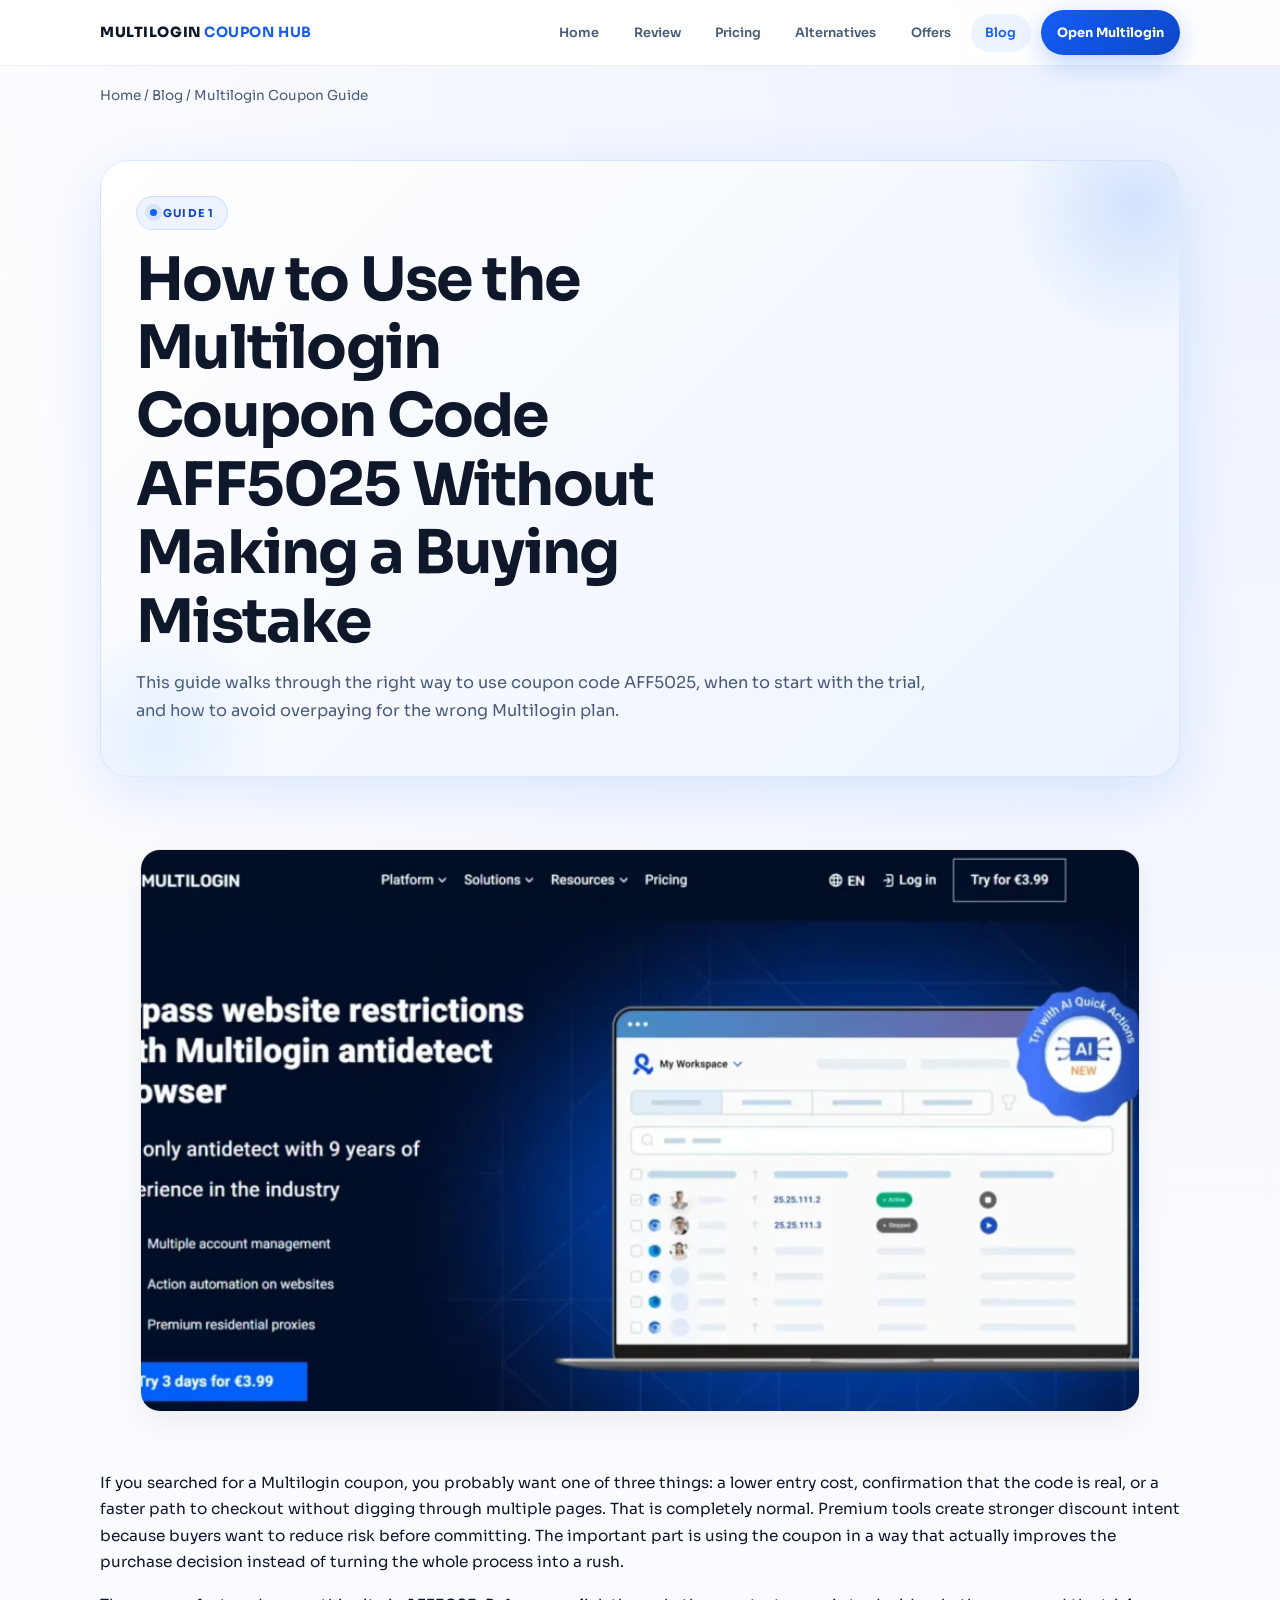
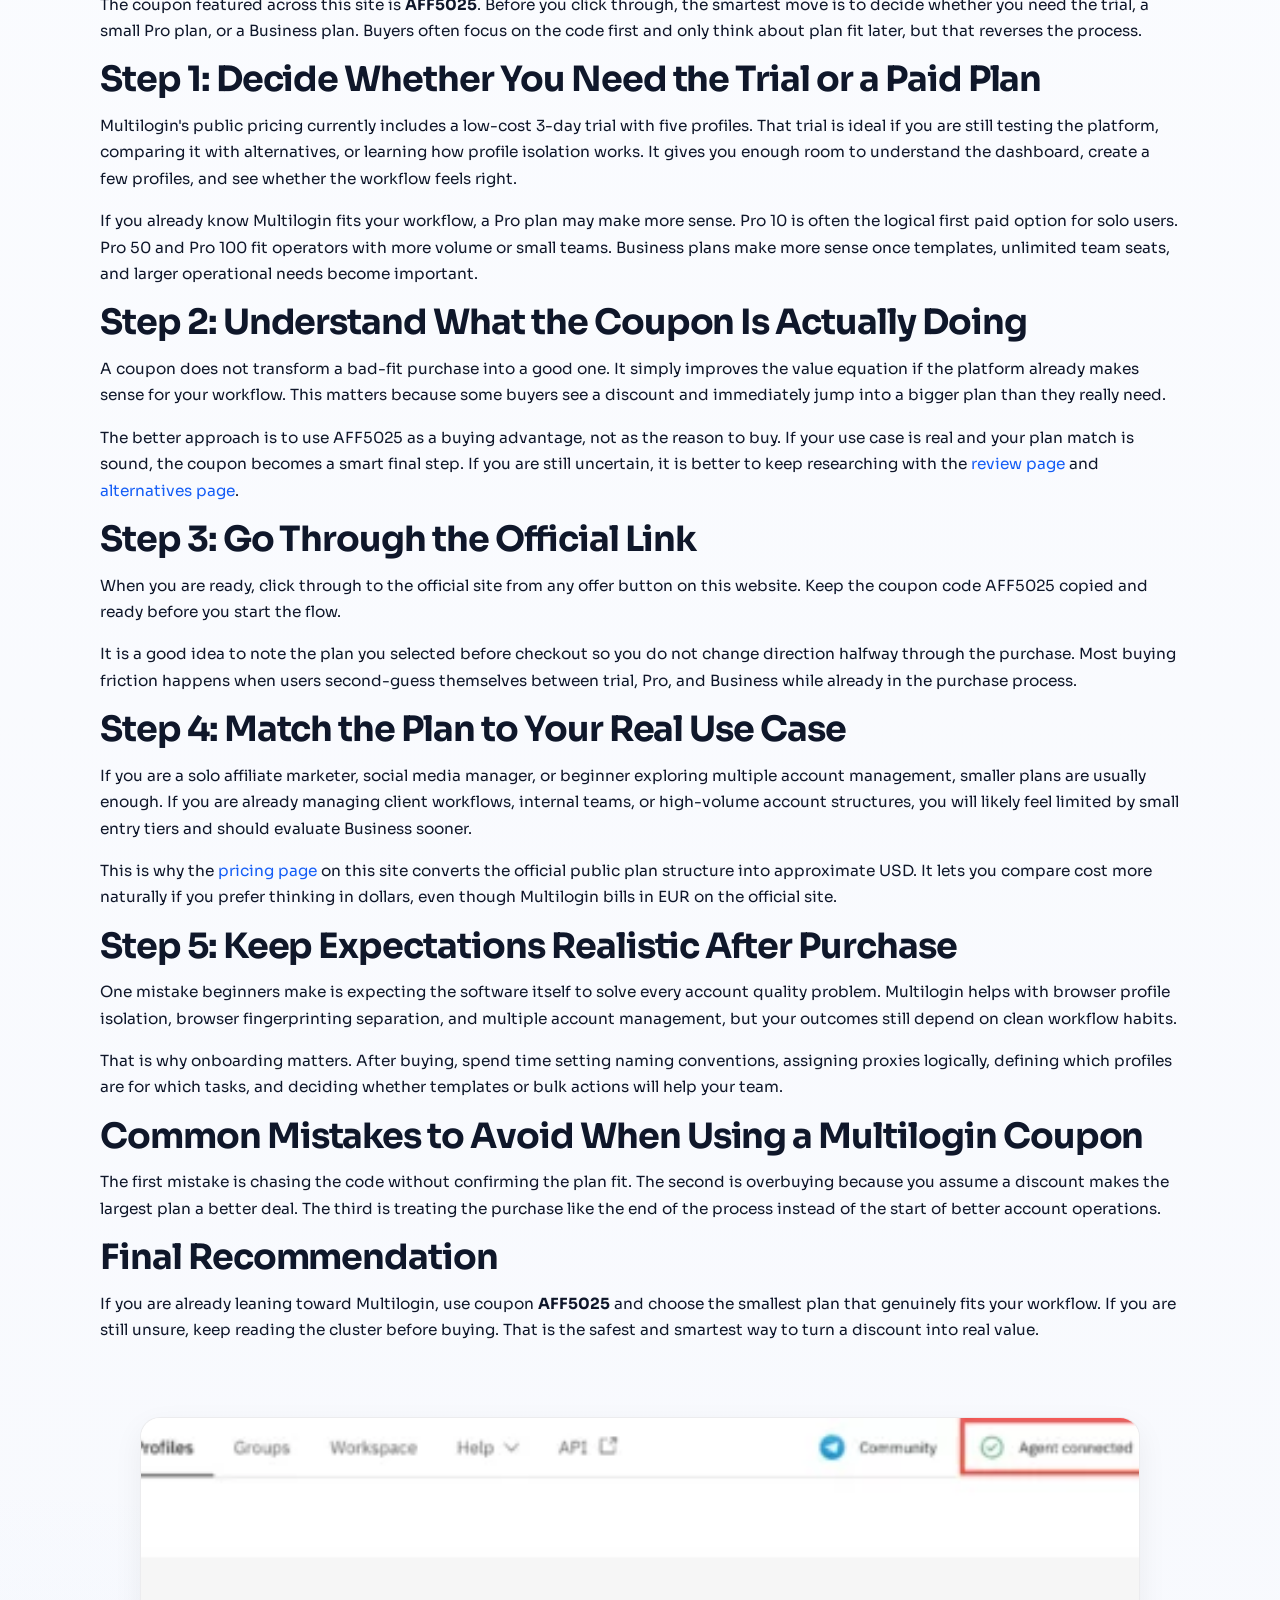
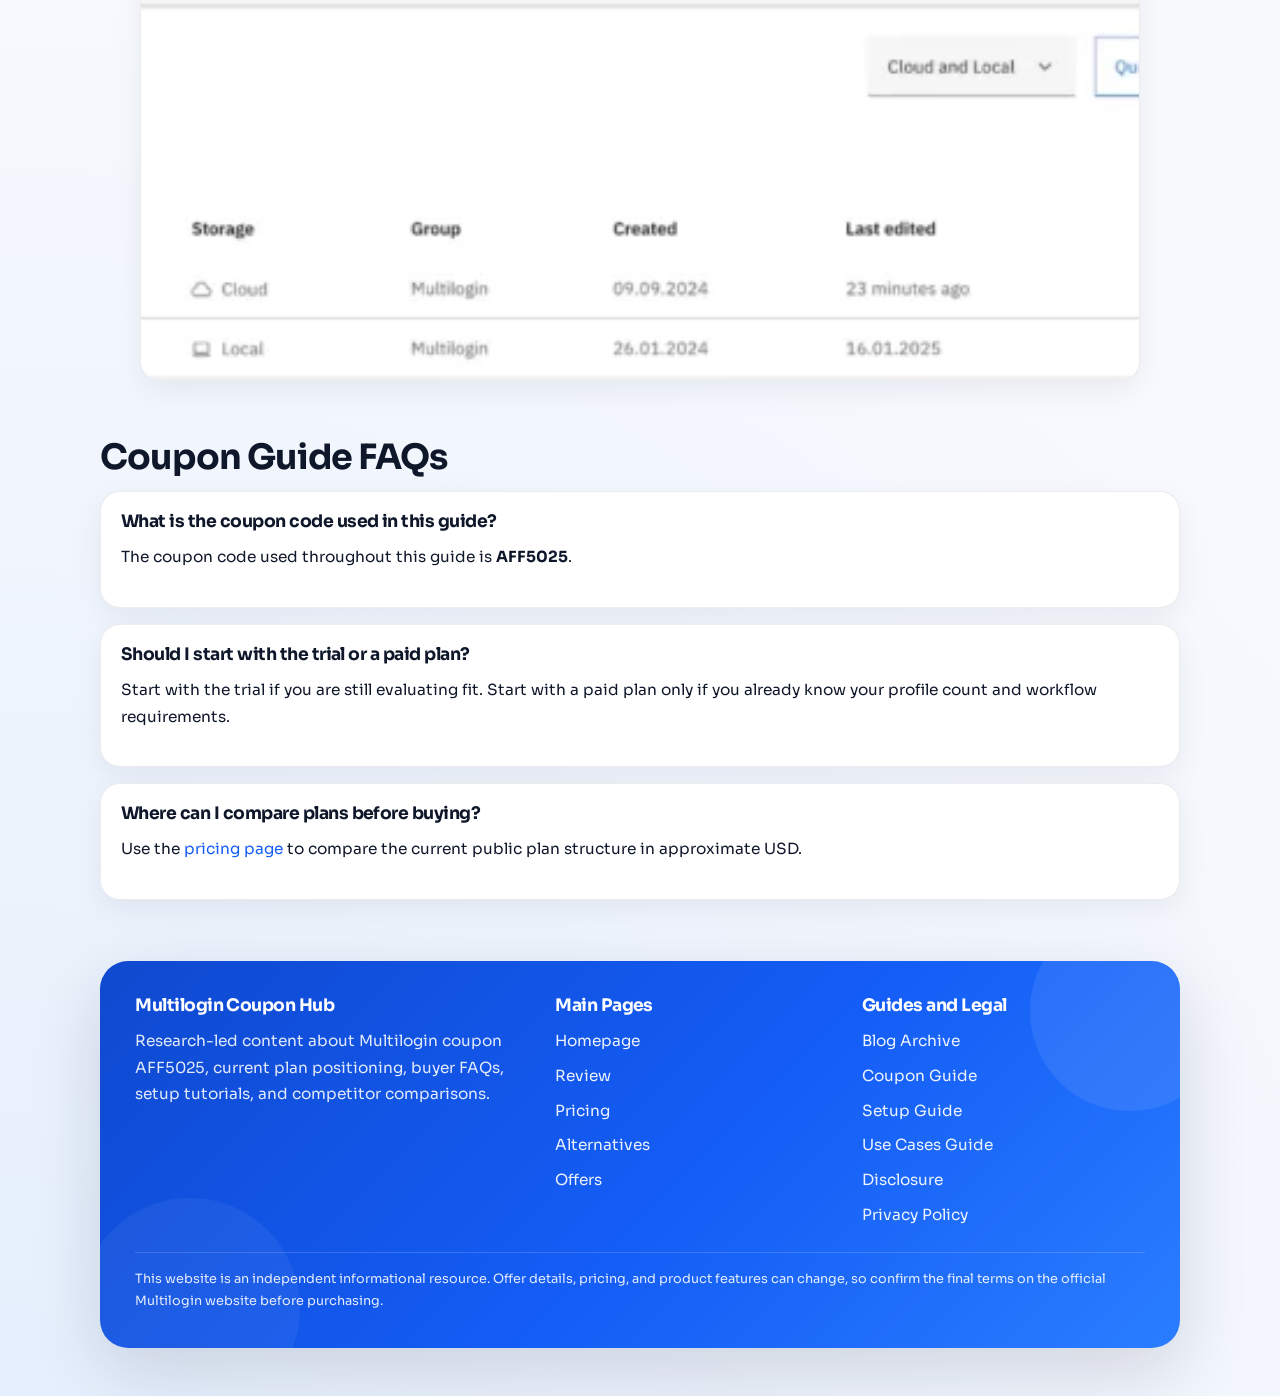
<file: blog/multilogin-coupon-guide/index.html>
<!DOCTYPE html>
<html lang="en" data-root="../.." data-page="blog">
<head>
  <meta charset="UTF-8">
  <meta name="viewport" content="width=device-width, initial-scale=1.0">
  <title>How to Use the Multilogin Coupon Code AFF5025: Complete Buyer Guide</title>
  <meta name="description" content="Learn how to use the Multilogin coupon code AFF5025, compare plans before checkout, and avoid common buying mistakes with this step-by-step guide.">
  <link rel="canonical" href="https://anticoupon.github.io/blog/multilogin-coupon-guide/">
  <link rel="stylesheet" href="../../assets/styles.css">
  <script defer src="../../assets/site.js"></script>
</head>
<body>
  <div class="site-shell">
    <div data-site-header></div>
    <main>
      <div class="wrap breadcrumbs"><a href="../../index.html">Home</a> / <a href="../index.html">Blog</a> / Multilogin Coupon Guide</div>
      <section class="hero">
        <div class="wrap">
          <span class="eyebrow">Guide 1</span>
          <h1>How to Use the Multilogin Coupon Code AFF5025 Without Making a Buying Mistake</h1>
          <p class="lede">This guide walks through the right way to use coupon code AFF5025, when to start with the trial, and how to avoid overpaying for the wrong Multilogin plan.</p>
        </div>
      </section>

      <section>
        <div class="wrap media-grid two-up">
          <figure class="media-card">
            <img src="../../assets/images/multilogin-home-hero.webp" alt="Multilogin platform screenshot on the coupon guide">
            <figcaption>Multilogin image for the coupon guide.</figcaption>
          </figure>
        </div>
      </section>

      <section>
        <div class="wrap">
          <p>If you searched for a Multilogin coupon, you probably want one of three things: a lower entry cost, confirmation that the code is real, or a faster path to checkout without digging through multiple pages. That is completely normal. Premium tools create stronger discount intent because buyers want to reduce risk before committing. The important part is using the coupon in a way that actually improves the purchase decision instead of turning the whole process into a rush.</p>
          <p>The coupon featured across this site is <strong>AFF5025</strong>. Before you click through, the smartest move is to decide whether you need the trial, a small Pro plan, or a Business plan. Buyers often focus on the code first and only think about plan fit later, but that reverses the process.</p>
          <h2>Step 1: Decide Whether You Need the Trial or a Paid Plan</h2>
          <p>Multilogin's public pricing currently includes a low-cost 3-day trial with five profiles. That trial is ideal if you are still testing the platform, comparing it with alternatives, or learning how profile isolation works. It gives you enough room to understand the dashboard, create a few profiles, and see whether the workflow feels right.</p>
          <p>If you already know Multilogin fits your workflow, a Pro plan may make more sense. Pro 10 is often the logical first paid option for solo users. Pro 50 and Pro 100 fit operators with more volume or small teams. Business plans make more sense once templates, unlimited team seats, and larger operational needs become important.</p>
          <h2>Step 2: Understand What the Coupon Is Actually Doing</h2>
          <p>A coupon does not transform a bad-fit purchase into a good one. It simply improves the value equation if the platform already makes sense for your workflow. This matters because some buyers see a discount and immediately jump into a bigger plan than they really need.</p>
          <p>The better approach is to use AFF5025 as a buying advantage, not as the reason to buy. If your use case is real and your plan match is sound, the coupon becomes a smart final step. If you are still uncertain, it is better to keep researching with the <a href="../../review/index.html">review page</a> and <a href="../../alternatives/index.html">alternatives page</a>.</p>
          <h2>Step 3: Go Through the Official Link</h2>
          <p>When you are ready, click through to the official site from any offer button on this website. Keep the coupon code AFF5025 copied and ready before you start the flow.</p>
          <p>It is a good idea to note the plan you selected before checkout so you do not change direction halfway through the purchase. Most buying friction happens when users second-guess themselves between trial, Pro, and Business while already in the purchase process.</p>
          <h2>Step 4: Match the Plan to Your Real Use Case</h2>
          <p>If you are a solo affiliate marketer, social media manager, or beginner exploring multiple account management, smaller plans are usually enough. If you are already managing client workflows, internal teams, or high-volume account structures, you will likely feel limited by small entry tiers and should evaluate Business sooner.</p>
          <p>This is why the <a href="../../pricing/index.html">pricing page</a> on this site converts the official public plan structure into approximate USD. It lets you compare cost more naturally if you prefer thinking in dollars, even though Multilogin bills in EUR on the official site.</p>
          <h2>Step 5: Keep Expectations Realistic After Purchase</h2>
          <p>One mistake beginners make is expecting the software itself to solve every account quality problem. Multilogin helps with browser profile isolation, browser fingerprinting separation, and multiple account management, but your outcomes still depend on clean workflow habits.</p>
          <p>That is why onboarding matters. After buying, spend time setting naming conventions, assigning proxies logically, defining which profiles are for which tasks, and deciding whether templates or bulk actions will help your team.</p>
          <h2>Common Mistakes to Avoid When Using a Multilogin Coupon</h2>
          <p>The first mistake is chasing the code without confirming the plan fit. The second is overbuying because you assume a discount makes the largest plan a better deal. The third is treating the purchase like the end of the process instead of the start of better account operations.</p>
          <h2>Final Recommendation</h2>
          <p>If you are already leaning toward Multilogin, use coupon <strong>AFF5025</strong> and choose the smallest plan that genuinely fits your workflow. If you are still unsure, keep reading the cluster before buying. That is the safest and smartest way to turn a discount into real value.</p>
        </div>
      </section>

      <section>
        <div class="wrap media-grid two-up">
          <figure class="media-card">
            <img src="../../assets/images/multilogin-launch-profile.webp" alt="Multilogin launch profile screenshot on the coupon guide">
            <figcaption>Multilogin launch image for the coupon guide.</figcaption>
          </figure>
        </div>
      </section>

      <section>
        <div class="wrap">
          <h2>Coupon Guide FAQs</h2>
          <div class="faq-list">
            <article class="faq-item">
              <h3>What is the coupon code used in this guide?</h3>
              <p>The coupon code used throughout this guide is <strong>AFF5025</strong>.</p>
            </article>
            <article class="faq-item">
              <h3>Should I start with the trial or a paid plan?</h3>
              <p>Start with the trial if you are still evaluating fit. Start with a paid plan only if you already know your profile count and workflow requirements.</p>
            </article>
            <article class="faq-item">
              <h3>Where can I compare plans before buying?</h3>
              <p>Use the <a href="../../pricing/index.html">pricing page</a> to compare the current public plan structure in approximate USD.</p>
            </article>
          </div>
        </div>
      </section>
    </main>
    <div data-site-footer></div>
  </div>
</body>
</html>
</file>
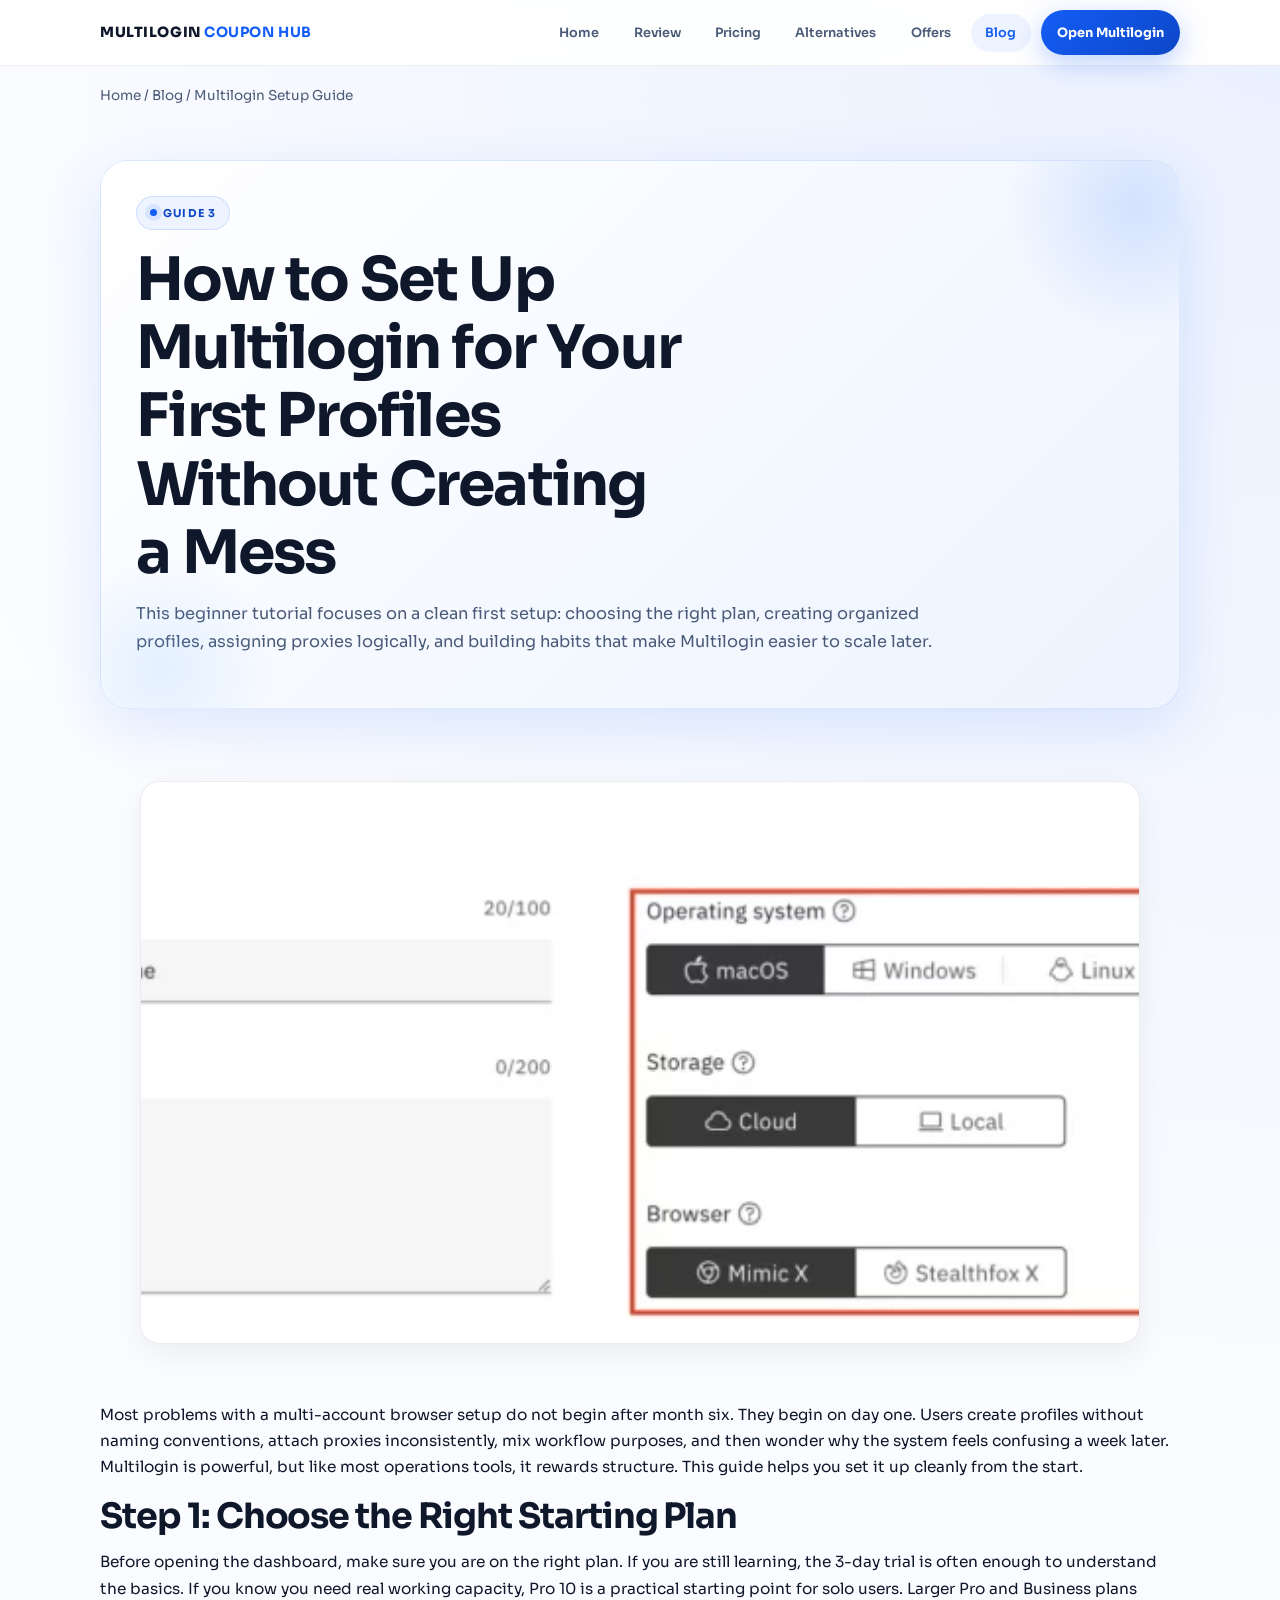
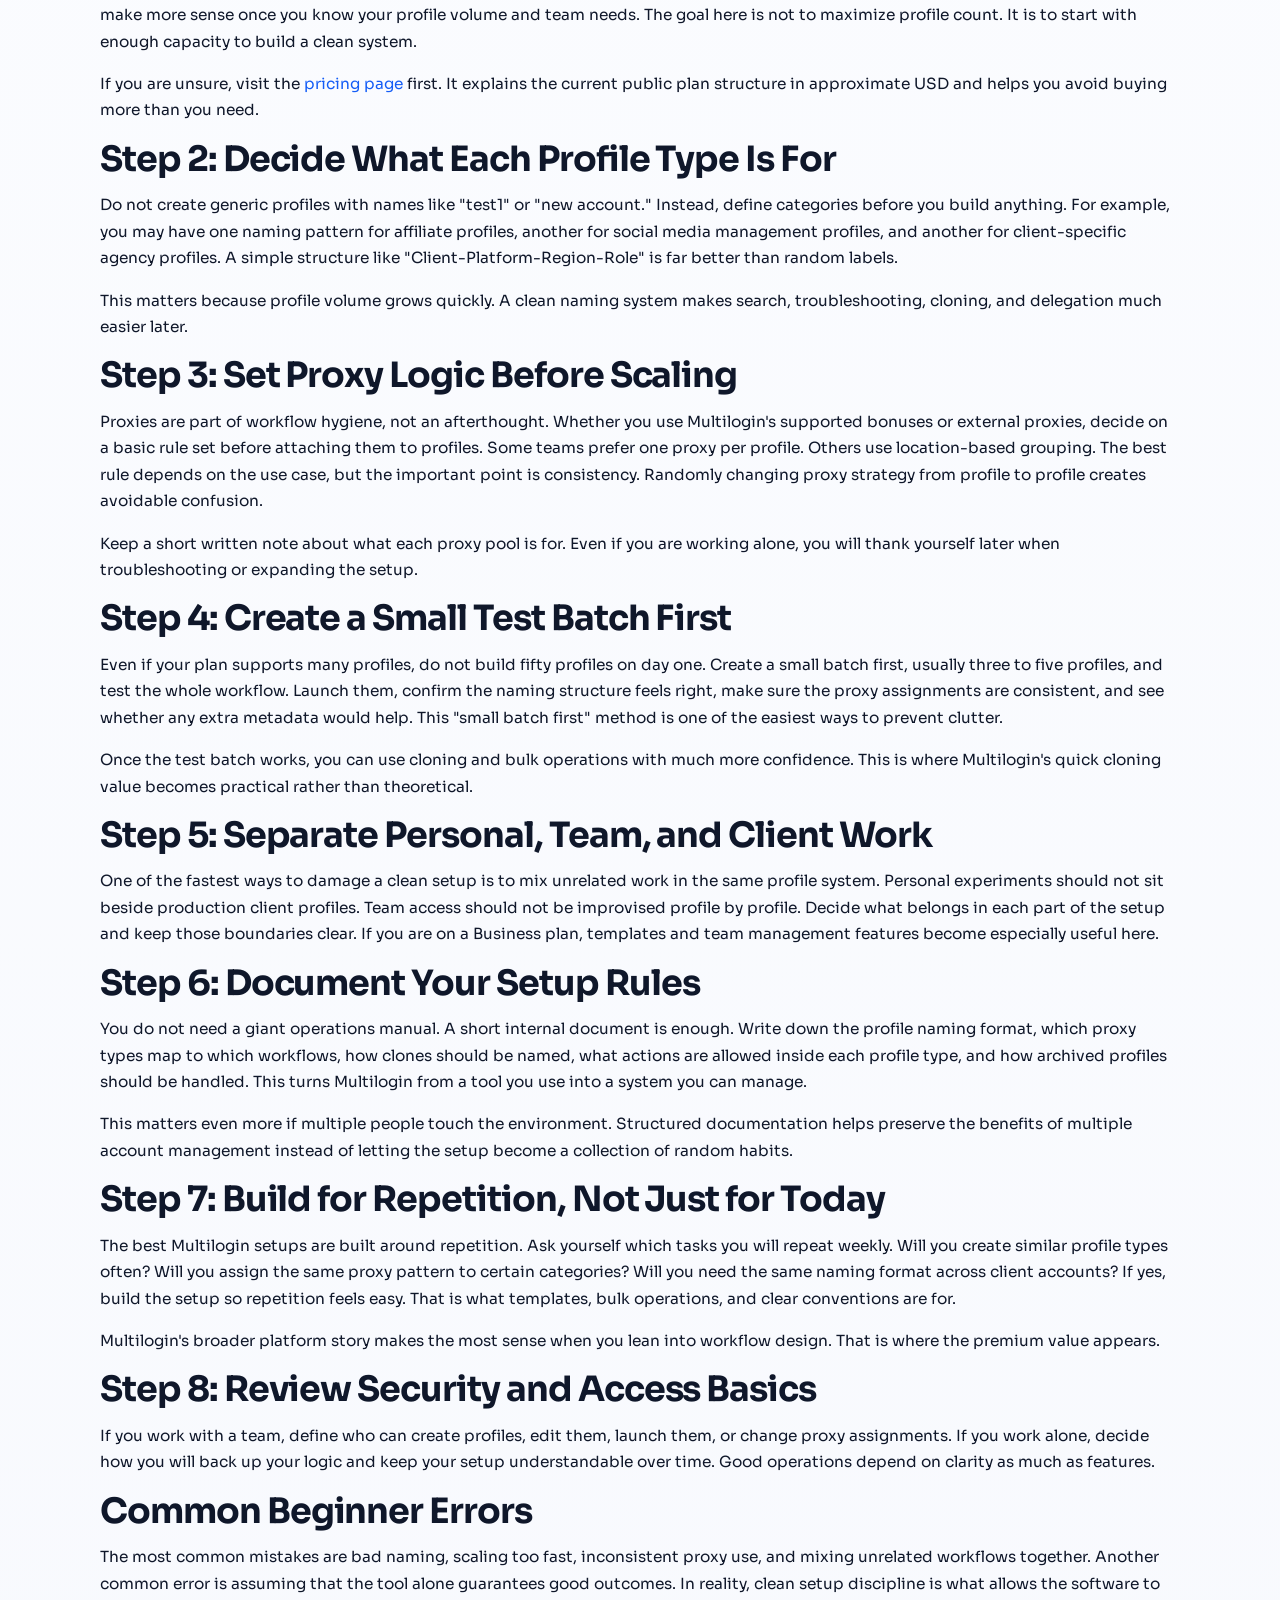
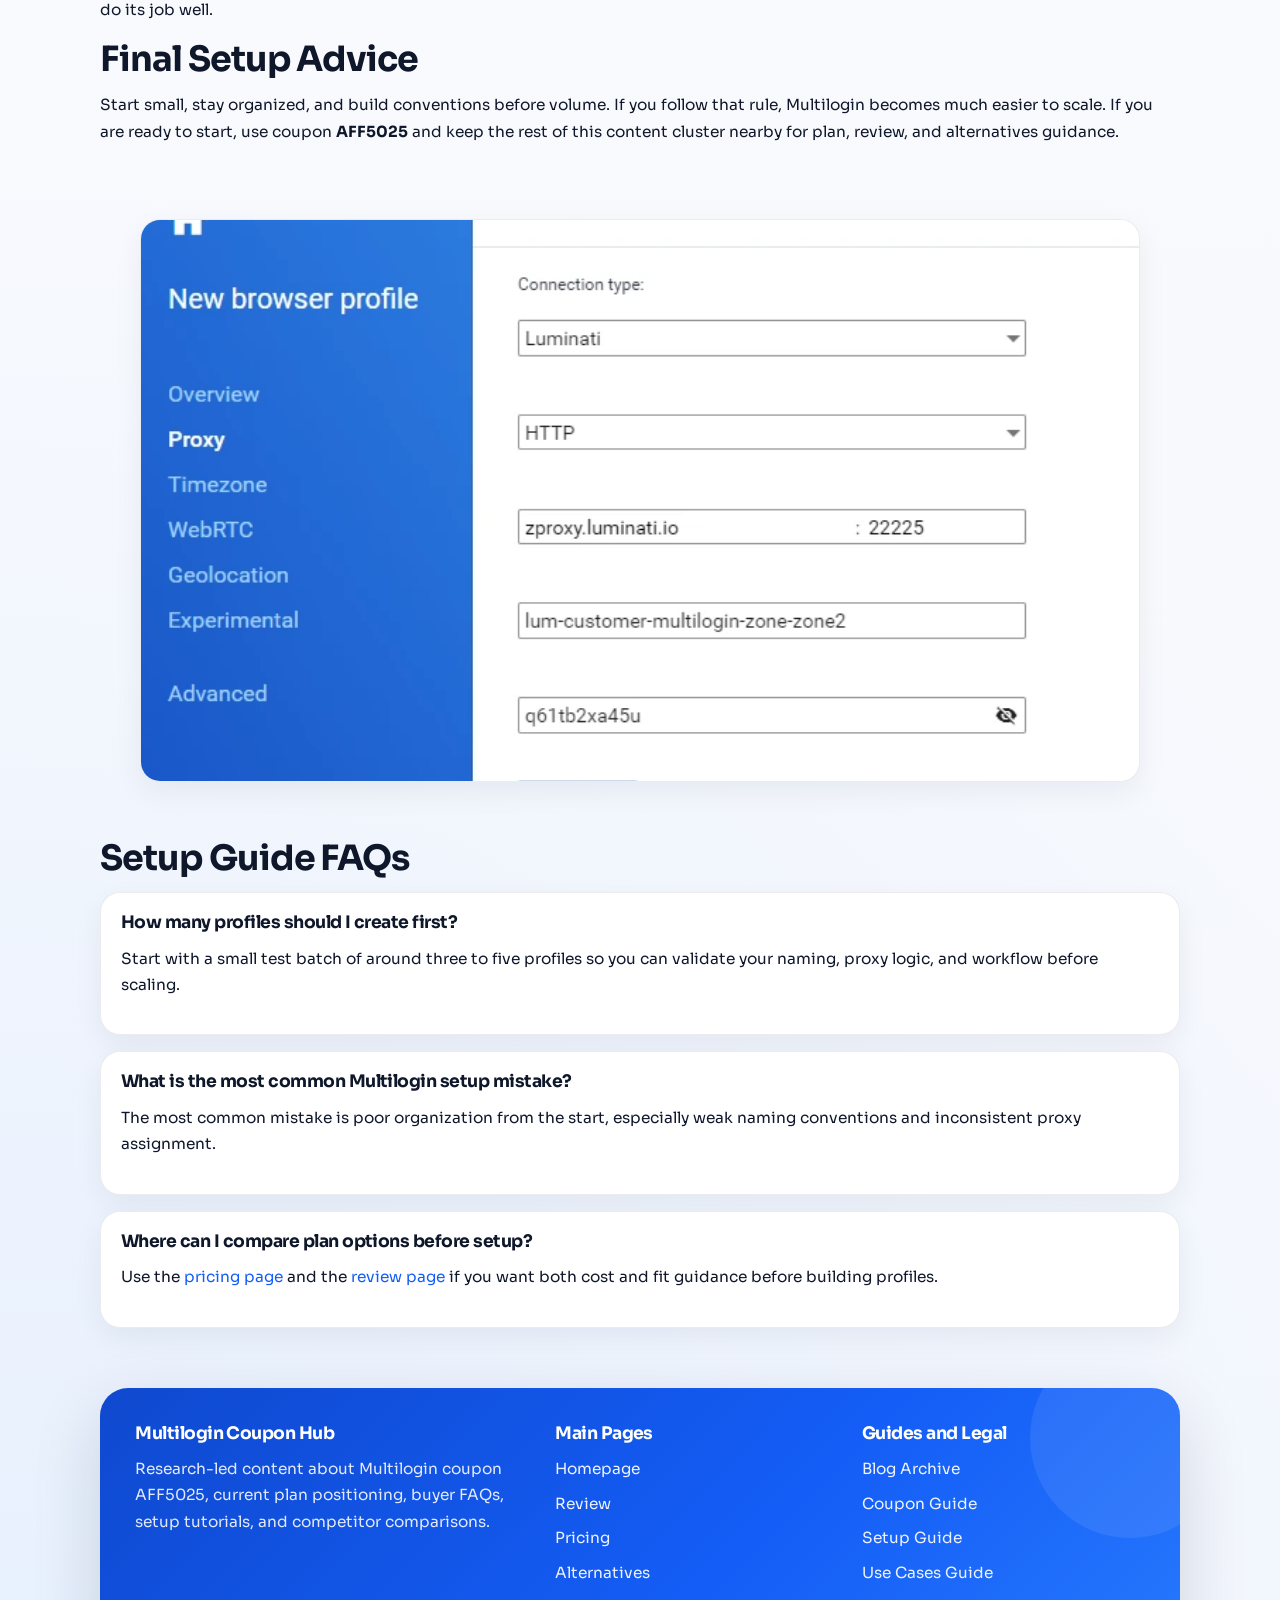
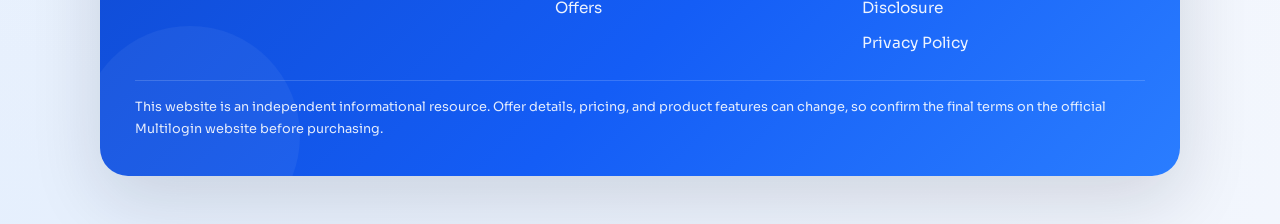
<file: blog/multilogin-setup-guide/index.html>
<!DOCTYPE html>
<html lang="en" data-root="../.." data-page="blog">
<head>
  <meta charset="UTF-8">
  <meta name="viewport" content="width=device-width, initial-scale=1.0">
  <title>How to Set Up Multilogin for Your First Profiles: Beginner Tutorial</title>
  <meta name="description" content="Follow this beginner-friendly tutorial to set up Multilogin, create your first profiles, organize proxies, and build cleaner multi-account workflows.">
  <link rel="canonical" href="https://anticoupon.github.io/blog/multilogin-setup-guide/">
  <link rel="stylesheet" href="../../assets/styles.css">
  <script defer src="../../assets/site.js"></script>
</head>
<body>
  <div class="site-shell">
    <div data-site-header></div>
    <main>
      <div class="wrap breadcrumbs"><a href="../../index.html">Home</a> / <a href="../index.html">Blog</a> / Multilogin Setup Guide</div>
      <section class="hero">
        <div class="wrap">
          <span class="eyebrow">Guide 3</span>
          <h1>How to Set Up Multilogin for Your First Profiles Without Creating a Mess</h1>
          <p class="lede">This beginner tutorial focuses on a clean first setup: choosing the right plan, creating organized profiles, assigning proxies logically, and building habits that make Multilogin easier to scale later.</p>
        </div>
      </section>

      <section>
        <div class="wrap media-grid two-up">
          <figure class="media-card">
            <img src="../../assets/images/multilogin-select-browser.webp" alt="Multilogin browser and storage setup screenshot on the setup guide">
            <figcaption>The setup guide uses the profile-creation interface to match the tutorial steps around browser choice and storage logic.</figcaption>
          </figure>
        </div>
      </section>
      <section>
        <div class="wrap">
          <p>Most problems with a multi-account browser setup do not begin after month six. They begin on day one. Users create profiles without naming conventions, attach proxies inconsistently, mix workflow purposes, and then wonder why the system feels confusing a week later. Multilogin is powerful, but like most operations tools, it rewards structure. This guide helps you set it up cleanly from the start.</p>
          <h2>Step 1: Choose the Right Starting Plan</h2>
          <p>Before opening the dashboard, make sure you are on the right plan. If you are still learning, the 3-day trial is often enough to understand the basics. If you know you need real working capacity, Pro 10 is a practical starting point for solo users. Larger Pro and Business plans make more sense once you know your profile volume and team needs. The goal here is not to maximize profile count. It is to start with enough capacity to build a clean system.</p>
          <p>If you are unsure, visit the <a href="../../pricing/index.html">pricing page</a> first. It explains the current public plan structure in approximate USD and helps you avoid buying more than you need.</p>
          <h2>Step 2: Decide What Each Profile Type Is For</h2>
          <p>Do not create generic profiles with names like "test1" or "new account." Instead, define categories before you build anything. For example, you may have one naming pattern for affiliate profiles, another for social media management profiles, and another for client-specific agency profiles. A simple structure like "Client-Platform-Region-Role" is far better than random labels.</p>
          <p>This matters because profile volume grows quickly. A clean naming system makes search, troubleshooting, cloning, and delegation much easier later.</p>
          <h2>Step 3: Set Proxy Logic Before Scaling</h2>
          <p>Proxies are part of workflow hygiene, not an afterthought. Whether you use Multilogin's supported bonuses or external proxies, decide on a basic rule set before attaching them to profiles. Some teams prefer one proxy per profile. Others use location-based grouping. The best rule depends on the use case, but the important point is consistency. Randomly changing proxy strategy from profile to profile creates avoidable confusion.</p>
          <p>Keep a short written note about what each proxy pool is for. Even if you are working alone, you will thank yourself later when troubleshooting or expanding the setup.</p>
          <h2>Step 4: Create a Small Test Batch First</h2>
          <p>Even if your plan supports many profiles, do not build fifty profiles on day one. Create a small batch first, usually three to five profiles, and test the whole workflow. Launch them, confirm the naming structure feels right, make sure the proxy assignments are consistent, and see whether any extra metadata would help. This "small batch first" method is one of the easiest ways to prevent clutter.</p>
          <p>Once the test batch works, you can use cloning and bulk operations with much more confidence. This is where Multilogin's quick cloning value becomes practical rather than theoretical.</p>
          <h2>Step 5: Separate Personal, Team, and Client Work</h2>
          <p>One of the fastest ways to damage a clean setup is to mix unrelated work in the same profile system. Personal experiments should not sit beside production client profiles. Team access should not be improvised profile by profile. Decide what belongs in each part of the setup and keep those boundaries clear. If you are on a Business plan, templates and team management features become especially useful here.</p>
          <h2>Step 6: Document Your Setup Rules</h2>
          <p>You do not need a giant operations manual. A short internal document is enough. Write down the profile naming format, which proxy types map to which workflows, how clones should be named, what actions are allowed inside each profile type, and how archived profiles should be handled. This turns Multilogin from a tool you use into a system you can manage.</p>
          <p>This matters even more if multiple people touch the environment. Structured documentation helps preserve the benefits of multiple account management instead of letting the setup become a collection of random habits.</p>
          <h2>Step 7: Build for Repetition, Not Just for Today</h2>
          <p>The best Multilogin setups are built around repetition. Ask yourself which tasks you will repeat weekly. Will you create similar profile types often? Will you assign the same proxy pattern to certain categories? Will you need the same naming format across client accounts? If yes, build the setup so repetition feels easy. That is what templates, bulk operations, and clear conventions are for.</p>
          <p>Multilogin's broader platform story makes the most sense when you lean into workflow design. That is where the premium value appears.</p>
          <h2>Step 8: Review Security and Access Basics</h2>
          <p>If you work with a team, define who can create profiles, edit them, launch them, or change proxy assignments. If you work alone, decide how you will back up your logic and keep your setup understandable over time. Good operations depend on clarity as much as features.</p>
          <h2>Common Beginner Errors</h2>
          <p>The most common mistakes are bad naming, scaling too fast, inconsistent proxy use, and mixing unrelated workflows together. Another common error is assuming that the tool alone guarantees good outcomes. In reality, clean setup discipline is what allows the software to do its job well.</p>
          <h2>Final Setup Advice</h2>
          <p>Start small, stay organized, and build conventions before volume. If you follow that rule, Multilogin becomes much easier to scale. If you are ready to start, use coupon <strong>AFF5025</strong> and keep the rest of this content cluster nearby for plan, review, and alternatives guidance.</p>
        </div>
      </section>
      <section>
        <div class="wrap media-grid two-up">
          <figure class="media-card">
            <img src="../../assets/images/multilogin-built-in-residential-proxies.webp" alt="Multilogin proxy settings screenshot on the setup guide">
            <figcaption>Proxy configuration is central to a clean first setup, so this screenshot fits naturally into the beginner workflow advice.</figcaption>
          </figure>
        </div>
      </section>
      <section>
        <div class="wrap">
          <h2>Setup Guide FAQs</h2>
          <div class="faq-list">
            <article class="faq-item">
              <h3>How many profiles should I create first?</h3>
              <p>Start with a small test batch of around three to five profiles so you can validate your naming, proxy logic, and workflow before scaling.</p>
            </article>
            <article class="faq-item">
              <h3>What is the most common Multilogin setup mistake?</h3>
              <p>The most common mistake is poor organization from the start, especially weak naming conventions and inconsistent proxy assignment.</p>
            </article>
            <article class="faq-item">
              <h3>Where can I compare plan options before setup?</h3>
              <p>Use the <a href="../../pricing/index.html">pricing page</a> and the <a href="../../review/index.html">review page</a> if you want both cost and fit guidance before building profiles.</p>
            </article>
          </div>
        </div>
      </section>
    </main>
    <div data-site-footer></div>
  </div>
</body>
</html>
</file>
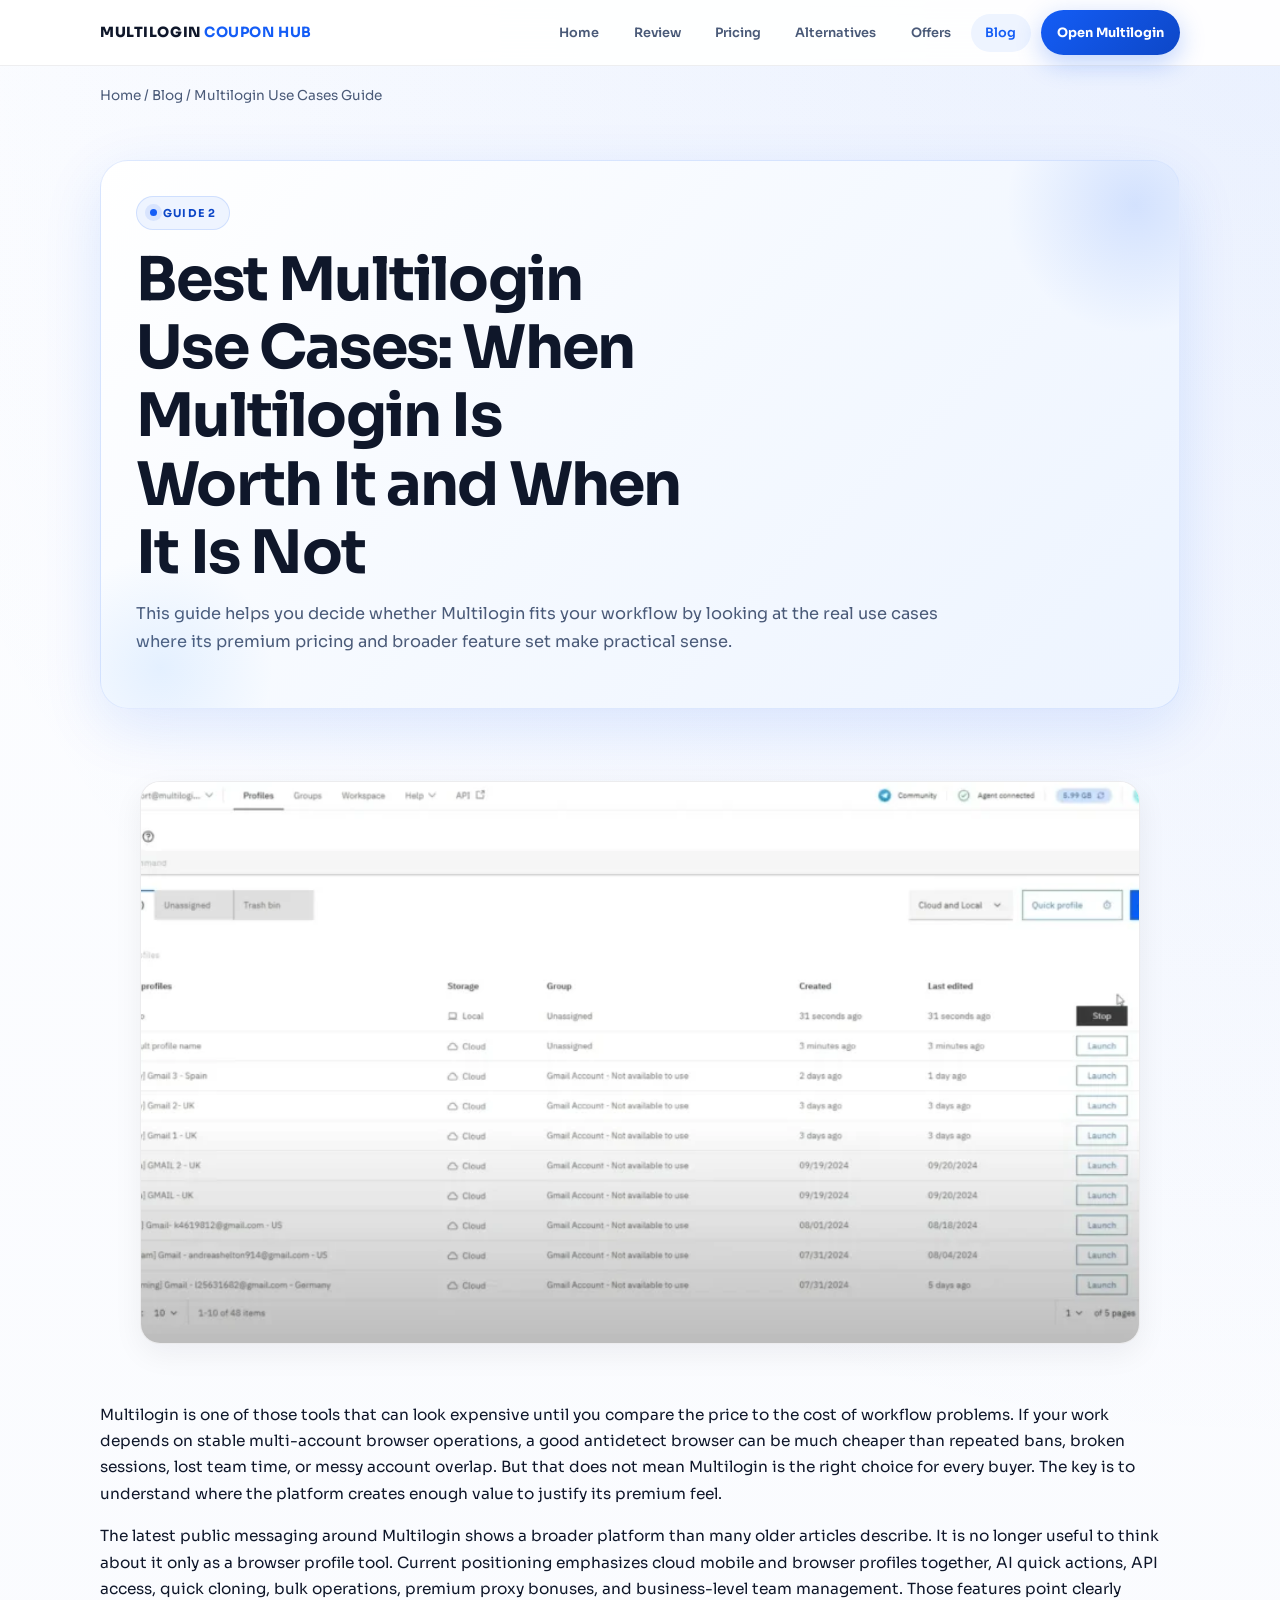
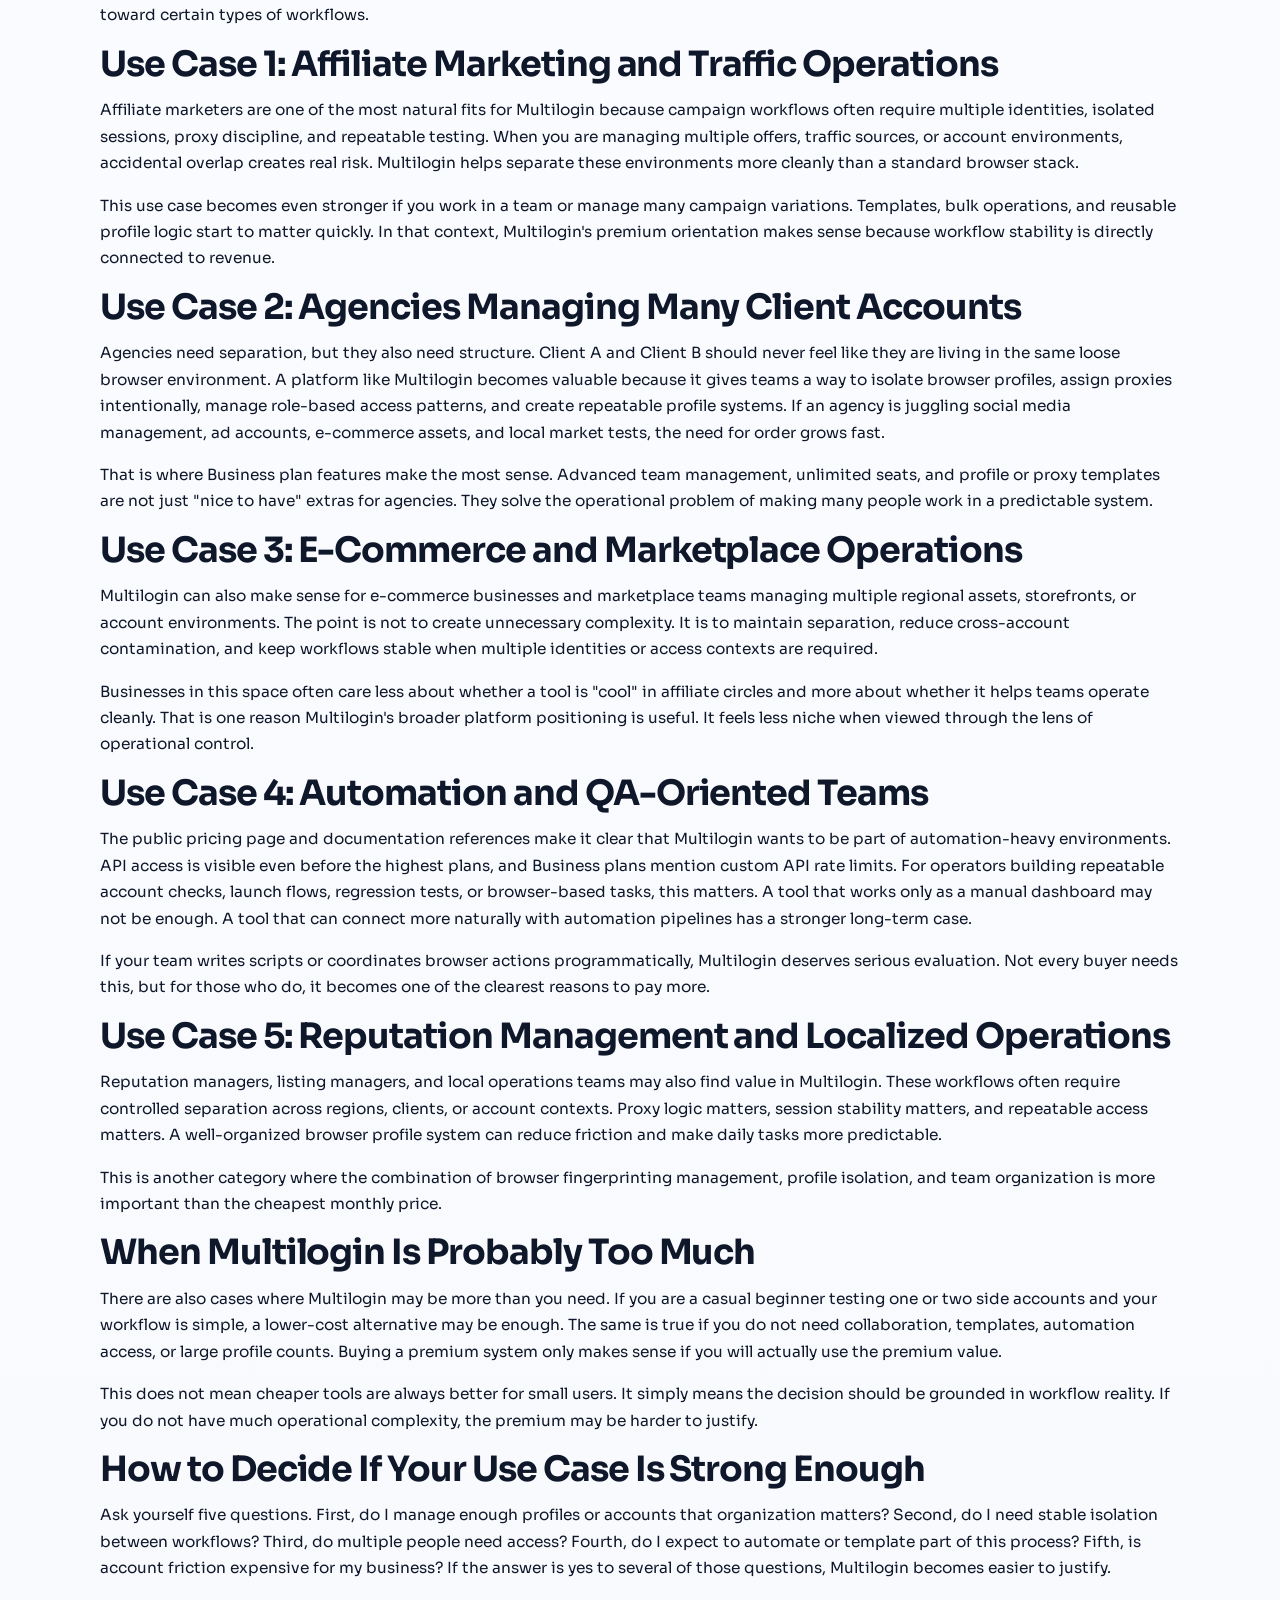
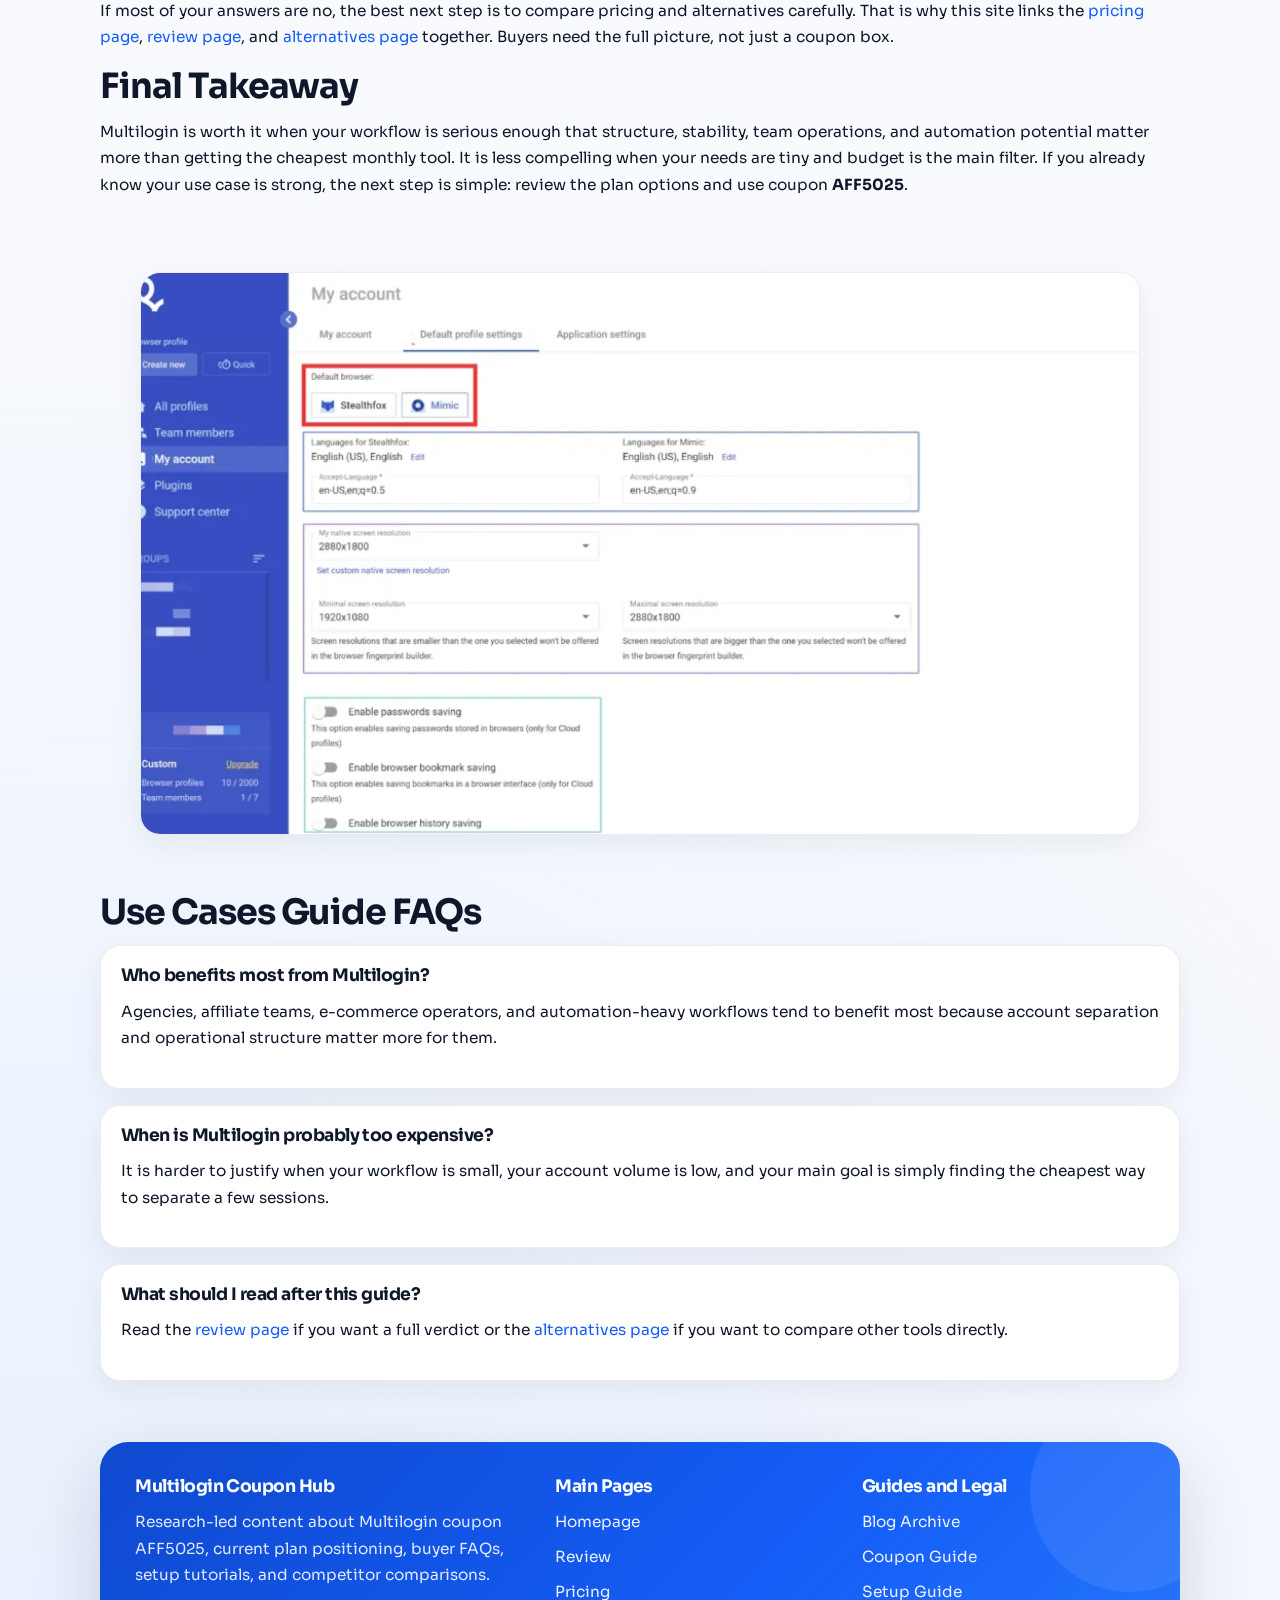
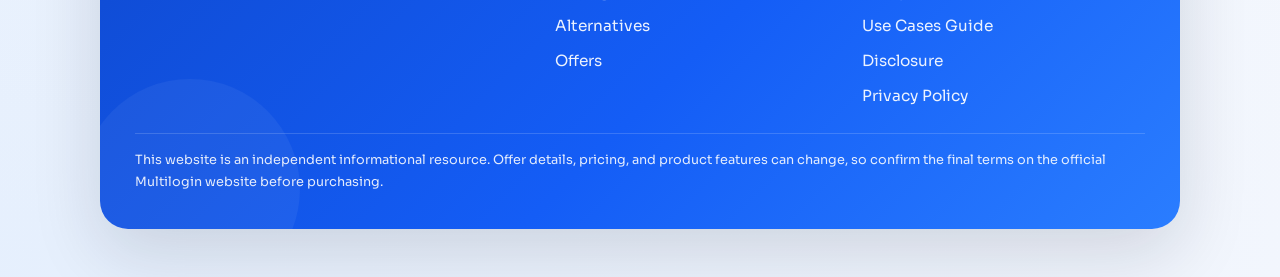
<file: blog/multilogin-use-cases-guide/index.html>
<!DOCTYPE html>
<html lang="en" data-root="../.." data-page="blog">
<head>
  <meta charset="UTF-8">
  <meta name="viewport" content="width=device-width, initial-scale=1.0">
  <title>Best Multilogin Use Cases: When the Platform Makes Sense</title>
  <meta name="description" content="Learn the best Multilogin use cases for agencies, affiliates, e-commerce teams, researchers, and automation-heavy operators before you buy.">
  <link rel="canonical" href="https://anticoupon.github.io/blog/multilogin-use-cases-guide/">
  <link rel="stylesheet" href="../../assets/styles.css">
  <script defer src="../../assets/site.js"></script>
</head>
<body>
  <div class="site-shell">
    <div data-site-header></div>
    <main>
      <div class="wrap breadcrumbs"><a href="../../index.html">Home</a> / <a href="../index.html">Blog</a> / Multilogin Use Cases Guide</div>
      <section class="hero">
        <div class="wrap">
          <span class="eyebrow">Guide 2</span>
          <h1>Best Multilogin Use Cases: When Multilogin Is Worth It and When It Is Not</h1>
          <p class="lede">This guide helps you decide whether Multilogin fits your workflow by looking at the real use cases where its premium pricing and broader feature set make practical sense.</p>
        </div>
      </section>

      <section>
        <div class="wrap media-grid two-up">
          <figure class="media-card">
            <img src="../../assets/images/multilogin-centralized-dashboard.webp" alt="Multilogin dashboard screenshot on the use cases guide">
            <figcaption>The use cases guide uses the dashboard screenshot to show why agencies and larger operators value centralized profile workflows.</figcaption>
          </figure>
        </div>
      </section>
      <section>
        <div class="wrap">
          <p>Multilogin is one of those tools that can look expensive until you compare the price to the cost of workflow problems. If your work depends on stable multi-account browser operations, a good antidetect browser can be much cheaper than repeated bans, broken sessions, lost team time, or messy account overlap. But that does not mean Multilogin is the right choice for every buyer. The key is to understand where the platform creates enough value to justify its premium feel.</p>
          <p>The latest public messaging around Multilogin shows a broader platform than many older articles describe. It is no longer useful to think about it only as a browser profile tool. Current positioning emphasizes cloud mobile and browser profiles together, AI quick actions, API access, quick cloning, bulk operations, premium proxy bonuses, and business-level team management. Those features point clearly toward certain types of workflows.</p>
          <h2>Use Case 1: Affiliate Marketing and Traffic Operations</h2>
          <p>Affiliate marketers are one of the most natural fits for Multilogin because campaign workflows often require multiple identities, isolated sessions, proxy discipline, and repeatable testing. When you are managing multiple offers, traffic sources, or account environments, accidental overlap creates real risk. Multilogin helps separate these environments more cleanly than a standard browser stack.</p>
          <p>This use case becomes even stronger if you work in a team or manage many campaign variations. Templates, bulk operations, and reusable profile logic start to matter quickly. In that context, Multilogin's premium orientation makes sense because workflow stability is directly connected to revenue.</p>
          <h2>Use Case 2: Agencies Managing Many Client Accounts</h2>
          <p>Agencies need separation, but they also need structure. Client A and Client B should never feel like they are living in the same loose browser environment. A platform like Multilogin becomes valuable because it gives teams a way to isolate browser profiles, assign proxies intentionally, manage role-based access patterns, and create repeatable profile systems. If an agency is juggling social media management, ad accounts, e-commerce assets, and local market tests, the need for order grows fast.</p>
          <p>That is where Business plan features make the most sense. Advanced team management, unlimited seats, and profile or proxy templates are not just "nice to have" extras for agencies. They solve the operational problem of making many people work in a predictable system.</p>
          <h2>Use Case 3: E-Commerce and Marketplace Operations</h2>
          <p>Multilogin can also make sense for e-commerce businesses and marketplace teams managing multiple regional assets, storefronts, or account environments. The point is not to create unnecessary complexity. It is to maintain separation, reduce cross-account contamination, and keep workflows stable when multiple identities or access contexts are required.</p>
          <p>Businesses in this space often care less about whether a tool is "cool" in affiliate circles and more about whether it helps teams operate cleanly. That is one reason Multilogin's broader platform positioning is useful. It feels less niche when viewed through the lens of operational control.</p>
          <h2>Use Case 4: Automation and QA-Oriented Teams</h2>
          <p>The public pricing page and documentation references make it clear that Multilogin wants to be part of automation-heavy environments. API access is visible even before the highest plans, and Business plans mention custom API rate limits. For operators building repeatable account checks, launch flows, regression tests, or browser-based tasks, this matters. A tool that works only as a manual dashboard may not be enough. A tool that can connect more naturally with automation pipelines has a stronger long-term case.</p>
          <p>If your team writes scripts or coordinates browser actions programmatically, Multilogin deserves serious evaluation. Not every buyer needs this, but for those who do, it becomes one of the clearest reasons to pay more.</p>
          <h2>Use Case 5: Reputation Management and Localized Operations</h2>
          <p>Reputation managers, listing managers, and local operations teams may also find value in Multilogin. These workflows often require controlled separation across regions, clients, or account contexts. Proxy logic matters, session stability matters, and repeatable access matters. A well-organized browser profile system can reduce friction and make daily tasks more predictable.</p>
          <p>This is another category where the combination of browser fingerprinting management, profile isolation, and team organization is more important than the cheapest monthly price.</p>
          <h2>When Multilogin Is Probably Too Much</h2>
          <p>There are also cases where Multilogin may be more than you need. If you are a casual beginner testing one or two side accounts and your workflow is simple, a lower-cost alternative may be enough. The same is true if you do not need collaboration, templates, automation access, or large profile counts. Buying a premium system only makes sense if you will actually use the premium value.</p>
          <p>This does not mean cheaper tools are always better for small users. It simply means the decision should be grounded in workflow reality. If you do not have much operational complexity, the premium may be harder to justify.</p>
          <h2>How to Decide If Your Use Case Is Strong Enough</h2>
          <p>Ask yourself five questions. First, do I manage enough profiles or accounts that organization matters? Second, do I need stable isolation between workflows? Third, do multiple people need access? Fourth, do I expect to automate or template part of this process? Fifth, is account friction expensive for my business? If the answer is yes to several of those questions, Multilogin becomes easier to justify.</p>
          <p>If most of your answers are no, the best next step is to compare pricing and alternatives carefully. That is why this site links the <a href="../../pricing/index.html">pricing page</a>, <a href="../../review/index.html">review page</a>, and <a href="../../alternatives/index.html">alternatives page</a> together. Buyers need the full picture, not just a coupon box.</p>
          <h2>Final Takeaway</h2>
          <p>Multilogin is worth it when your workflow is serious enough that structure, stability, team operations, and automation potential matter more than getting the cheapest monthly tool. It is less compelling when your needs are tiny and budget is the main filter. If you already know your use case is strong, the next step is simple: review the plan options and use coupon <strong>AFF5025</strong>.</p>
        </div>
      </section>
      <section>
        <div class="wrap media-grid two-up">
          <figure class="media-card">
            <img src="../../assets/images/multilogin-two-custom-browser.webp" alt="Multilogin browser settings screenshot on the use cases guide">
            <figcaption>Custom browser and identity options help illustrate why profile-based account separation matters in real-world use cases.</figcaption>
          </figure>
        </div>
      </section>
      <section>
        <div class="wrap">
          <h2>Use Cases Guide FAQs</h2>
          <div class="faq-list">
            <article class="faq-item">
              <h3>Who benefits most from Multilogin?</h3>
              <p>Agencies, affiliate teams, e-commerce operators, and automation-heavy workflows tend to benefit most because account separation and operational structure matter more for them.</p>
            </article>
            <article class="faq-item">
              <h3>When is Multilogin probably too expensive?</h3>
              <p>It is harder to justify when your workflow is small, your account volume is low, and your main goal is simply finding the cheapest way to separate a few sessions.</p>
            </article>
            <article class="faq-item">
              <h3>What should I read after this guide?</h3>
              <p>Read the <a href="../../review/index.html">review page</a> if you want a full verdict or the <a href="../../alternatives/index.html">alternatives page</a> if you want to compare other tools directly.</p>
            </article>
          </div>
        </div>
      </section>
    </main>
    <div data-site-footer></div>
  </div>
</body>
</html>
</file>
<file: assets/styles.css>
@import url("https://fonts.googleapis.com/css2?family=Sora:wght@300;400;500;600;700;800&family=DM+Mono:wght@400;500&display=swap");

:root {
  --bg: #f6f8fd;
  --bg-soft: #edf3ff;
  --surface: #ffffff;
  --surface-alt: #f8fbff;
  --surface-strong: #e7efff;
  --ink: #0f172a;
  --muted: #4a5a78;
  --line: #dbe5f4;
  --brand: #145df6;
  --brand-strong: #0d47c7;
  --brand-soft: #eef4ff;
  --accent: #53a2ff;
  --nav-bg: rgba(255, 255, 255, 0.92);
  --shadow-sm: 0 10px 30px rgba(15, 23, 42, 0.06);
  --shadow: 0 18px 60px rgba(20, 93, 246, 0.12);
  --shadow-lg: 0 24px 70px rgba(15, 23, 42, 0.14);
  --radius-sm: 14px;
  --radius: 20px;
  --radius-lg: 28px;
  --content: 1080px;
}

*,
*::before,
*::after {
  box-sizing: border-box;
}

html {
  scroll-behavior: smooth;
}

body {
  margin: 0;
  font-family: "Sora", sans-serif;
  color: var(--ink);
  background:
    radial-gradient(
      circle at top right,
      rgba(20, 93, 246, 0.08),
      transparent 28%
    ),
    radial-gradient(
      circle at bottom left,
      rgba(83, 162, 255, 0.1),
      transparent 32%
    ),
    linear-gradient(180deg, #fcfdff 0%, var(--bg) 100%);
  line-height: 1.72;
  overflow-x: hidden;
}

a {
  color: var(--brand);
  text-decoration: none;
}

a:hover {
  color: var(--brand-strong);
}

img {
  max-width: 100%;
  display: block;
}

main {
  position: relative;
}

.site-shell {
  min-height: 100vh;
}

.wrap {
  width: min(calc(100% - 2rem), var(--content));
  margin: 0 auto;
}

.site-header {
  position: sticky;
  top: 0;
  z-index: 30;
  background: var(--nav-bg);
  backdrop-filter: blur(16px);
  border-bottom: 1px solid rgba(15, 23, 42, 0.07);
}

.header-inner {
  display: flex;
  align-items: center;
  justify-content: space-between;
  gap: 1rem;
  min-height: 62px;
  padding: 0.65rem 0;
}

.brand {
  display: inline-flex;
  align-items: center;
  color: var(--ink);
  font-size: 0.88rem;
  font-weight: 800;
  letter-spacing: 0.04em;
  text-transform: uppercase;
  white-space: nowrap;
}

.brand strong {
  color: var(--brand);
}

.menu-toggle {
  display: none;
  border: 1px solid var(--line);
  background: var(--surface);
  color: var(--ink);
  border-radius: 999px;
  padding: 0.75rem 1rem;
  font: inherit;
  font-size: 0.85rem;
  font-weight: 700;
}

.nav-row {
  display: flex;
  align-items: center;
  gap: 0.65rem;
}

.nav-list {
  display: flex;
  flex-wrap: wrap;
  align-items: center;
  gap: 0.35rem;
  list-style: none;
  padding: 0;
  margin: 0;
}

.nav-list a {
  display: inline-flex;
  align-items: center;
  justify-content: center;
  padding: 0.5rem 0.9rem;
  border-radius: 999px;
  color: var(--muted);
  font-size: 0.8rem;
  font-weight: 600;
  transition:
    background 0.18s ease,
    color 0.18s ease,
    transform 0.18s ease;
}

.nav-list a:hover,
.nav-list a.active {
  background: var(--brand-soft);
  color: var(--brand);
}

.nav-cta {
  display: inline-flex;
  align-items: center;
  justify-content: center;
  padding: 0.7rem 1rem;
  border-radius: 999px;
  background: linear-gradient(135deg, var(--brand), var(--brand-strong));
  color: #fff;
  font-size: 0.8rem;
  font-weight: 700;
  box-shadow: 0 8px 26px rgba(20, 93, 246, 0.28);
  transition:
    transform 0.18s ease,
    box-shadow 0.18s ease;
}

.nav-cta:hover {
  color: #fff;
  transform: translateY(-1px);
  box-shadow: 0 14px 34px rgba(20, 93, 246, 0.34);
}

.hero {
  padding: 3.3rem 0 2.2rem;
}

.hero .wrap,
.hero-grid,
.split {
  position: relative;
}

.hero-grid,
.split {
  display: grid;
  grid-template-columns: minmax(0, 1.25fr) minmax(290px, 0.75fr);
  gap: 1.5rem;
  align-items: start;
}

.hero-grid > div:first-child,
.hero-grid > aside,
.hero-grid > .panel,
.hero-grid > .coupon-box,
.hero .wrap:not(.hero-grid) {
  position: relative;
  z-index: 1;
}

.hero-grid > div:first-child,
.hero .wrap:not(.hero-grid) {
  background: linear-gradient(135deg, #ffffff 0%, #f5f9ff 50%, #edf4ff 100%);
  border: 1px solid rgba(20, 93, 246, 0.12);
  border-radius: var(--radius-lg);
  padding: 2.2rem;
  box-shadow: var(--shadow);
  overflow: hidden;
}

.hero-grid > div:first-child::before,
.hero .wrap:not(.hero-grid)::before {
  content: "";
  position: absolute;
  top: -86px;
  right: -86px;
  width: 260px;
  height: 260px;
  background: radial-gradient(
    circle,
    rgba(20, 93, 246, 0.14) 0%,
    transparent 70%
  );
  pointer-events: none;
}

.hero-grid > div:first-child::after,
.hero .wrap:not(.hero-grid)::after {
  content: "";
  position: absolute;
  bottom: -70px;
  left: -50px;
  width: 220px;
  height: 220px;
  background: radial-gradient(
    circle,
    rgba(83, 162, 255, 0.12) 0%,
    transparent 72%
  );
  pointer-events: none;
}

.eyebrow {
  display: inline-flex;
  align-items: center;
  gap: 0.4rem;
  padding: 0.4rem 0.78rem;
  border-radius: 999px;
  background: var(--brand-soft);
  border: 1px solid rgba(20, 93, 246, 0.14);
  color: var(--brand-strong);
  font-size: 0.68rem;
  font-weight: 700;
  letter-spacing: 0.11em;
  text-transform: uppercase;
  margin-bottom: 1rem;
}

.eyebrow::before {
  content: "";
  width: 7px;
  height: 7px;
  border-radius: 50%;
  background: var(--brand);
  box-shadow: 0 0 0 5px rgba(20, 93, 246, 0.1);
}

h1,
h2,
h3 {
  line-height: 1.14;
  letter-spacing: -0.03em;
  margin: 0 0 0.8rem;
}

h1 {
  font-size: clamp(2.15rem, 5vw, 3.75rem);
  max-width: 12ch;
}

h2,
.section-title {
  font-size: clamp(1.5rem, 3vw, 2.18rem);
}

h3 {
  font-size: 1.08rem;
}

p,
li,
td,
th {
  font-size: 0.96rem;
}

p {
  margin: 0 0 1rem;
  color: var(--ink);
}

li {
  color: var(--ink);
}

.lede {
  font-size: 1.02rem;
  color: var(--muted);
  max-width: 68ch;
}

.button,
.button-link {
  display: inline-flex;
  align-items: center;
  justify-content: center;
  gap: 0.45rem;
  min-height: 46px;
  padding: 0.8rem 1.2rem;
  border-radius: 14px;
  border: 1px solid transparent;
  background: linear-gradient(135deg, var(--brand), var(--brand-strong));
  color: #fff;
  font: inherit;
  font-size: 0.9rem;
  font-weight: 700;
  cursor: pointer;
  box-shadow: 0 10px 28px rgba(20, 93, 246, 0.28);
  transition:
    transform 0.18s ease,
    box-shadow 0.18s ease,
    background 0.18s ease;
}

.button:hover,
.button-link:hover {
  color: #fff;
  transform: translateY(-2px);
  box-shadow: 0 16px 38px rgba(20, 93, 246, 0.35);
}

.button.alt {
  background: #fff;
  color: var(--brand);
  border-color: rgba(20, 93, 246, 0.18);
  box-shadow: none;
}

.button.alt:hover {
  background: var(--brand-soft);
  color: var(--brand-strong);
}

section {
  padding: 1.3rem 0;
}

.card,
.panel,
.coupon-box,
.faq-item,
.deal-box,
.table-wrap {
  background: var(--surface);
  border: 1px solid rgba(15, 23, 42, 0.08);
  border-radius: var(--radius);
  box-shadow: var(--shadow-sm);
}

.card,
.panel,
.table-wrap {
  padding: 1.35rem;
}

.coupon-box {
  padding: 1.45rem;
  background: linear-gradient(135deg, #ffffff 0%, #f5f9ff 100%);
  border-color: rgba(20, 93, 246, 0.12);
  box-shadow: var(--shadow);
}

.cards-2,
.cards-3,
.deal-grid,
.blog-grid,
.media-grid {
  display: grid;
  gap: 1rem;
}

.cards-2 {
  grid-template-columns: repeat(2, minmax(0, 1fr));
}

.cards-3,
.deal-grid,
.blog-grid,
.media-grid {
  grid-template-columns: repeat(3, minmax(0, 1fr));
}

.media-grid.two-up {
  grid-template-columns: 1fr;
}

.metrics {
  display: grid;
  grid-template-columns: repeat(3, minmax(0, 1fr));
  gap: 0.8rem;
  margin-top: 1.25rem;
}

.metric {
  padding: 0.95rem;
  border-radius: 16px;
  background: linear-gradient(135deg, #f3f8ff, #ecf3ff);
  border: 1px solid rgba(20, 93, 246, 0.08);
}

.metric strong {
  display: block;
  margin-bottom: 0.28rem;
  font-size: 1.25rem;
  color: var(--brand);
}

.tag-row {
  display: flex;
  flex-wrap: wrap;
  gap: 0.6rem;
}

.tag {
  display: inline-flex;
  align-items: center;
  padding: 0.45rem 0.7rem;
  border-radius: 999px;
  background: #fff;
  border: 1px solid rgba(20, 93, 246, 0.12);
  color: var(--brand-strong);
  font-size: 0.76rem;
  font-weight: 600;
}

.coupon-code {
  display: inline-flex;
  align-items: center;
  justify-content: center;
  width: 100%;
  min-height: 64px;
  padding: 0.9rem 1rem;
  border-radius: 16px;
  background: #fff;
  border: 1px dashed rgba(20, 93, 246, 0.28);
  color: var(--brand);
  font-family: "DM Mono", monospace;
  font-size: 1.25rem;
  font-weight: 500;
  letter-spacing: 0.12em;
}

.list-clean {
  list-style: none;
  padding: 0;
  margin: 0;
}

.list-clean li {
  position: relative;
  padding-left: 1.1rem;
}

.list-clean li::before {
  content: "";
  position: absolute;
  left: 0;
  top: 0.6rem;
  width: 7px;
  height: 7px;
  border-radius: 50%;
  background: var(--brand);
}

.list-clean li + li {
  margin-top: 0.78rem;
}

.table-wrap {
  overflow-x: auto;
}

.table {
  width: 100%;
  min-width: 640px;
  border-collapse: collapse;
}

.table th,
.table td {
  padding: 0.95rem 0.85rem;
  text-align: left;
  border-bottom: 1px solid var(--line);
  vertical-align: top;
}

.table th {
  background: linear-gradient(135deg, var(--brand), var(--brand-strong));
  color: #fff;
  font-size: 0.75rem;
  font-weight: 700;
  letter-spacing: 0.08em;
  text-transform: uppercase;
}

.table td:first-child {
  font-weight: 700;
}

.faq-list {
  display: grid;
  gap: 1rem;
}

.faq-item {
  padding: 1.25rem;
  transition:
    transform 0.18s ease,
    box-shadow 0.18s ease,
    border-color 0.18s ease;
}

.faq-item:hover,
.card:hover,
.panel:hover,
.deal-box:hover {
  transform: translateY(-3px);
  border-color: rgba(20, 93, 246, 0.16);
  box-shadow: 0 16px 40px rgba(15, 23, 42, 0.1);
}

.deal-box {
  padding: 1.2rem;
}

.media-card {
  background: var(--surface);
  border: 1px solid rgba(15, 23, 42, 0.08);
  border-radius: var(--radius);
  box-shadow: var(--shadow-sm);
  overflow: hidden;
}

.media-card img {
  width: 100%;
  aspect-ratio: 16 / 9;
  object-fit: cover;
}

.media-card figcaption {
  display: none;
}

.deal-box p {
  margin-bottom: 0;
}

.deal-box hr {
  border: 0;
  border-top: 1px solid var(--line);
  margin: 0.9rem 0 0;
}

.breadcrumbs {
  font-size: 0.85rem;
  color: var(--muted);
  padding-top: 1.1rem;
}

.breadcrumbs a {
  color: var(--muted);
}

.muted {
  color: var(--muted);
}

.small {
  font-size: 0.84rem;
}

.site-footer {
  margin-top: 2.5rem;
  padding: 0 0 3rem;
}

.footer-panel {
  background: linear-gradient(135deg, #0f49cf 0%, #145df6 55%, #2a7dff 100%);
  color: #fff;
  border-radius: 28px;
  padding: 2.2rem;
  box-shadow: var(--shadow-lg);
  overflow: hidden;
  position: relative;
}

.footer-panel::before {
  content: "";
  position: absolute;
  top: -50px;
  right: -50px;
  width: 200px;
  height: 200px;
  border-radius: 50%;
  background: rgba(255, 255, 255, 0.08);
}

.footer-panel::after {
  content: "";
  position: absolute;
  bottom: -70px;
  left: -20px;
  width: 220px;
  height: 220px;
  border-radius: 50%;
  background: rgba(255, 255, 255, 0.05);
}

.footer-grid {
  position: relative;
  z-index: 1;
  display: grid;
  grid-template-columns: 1.4fr 1fr 1fr;
  gap: 1.5rem;
}

.footer-panel h3,
.footer-panel p,
.footer-panel a,
.footer-panel li {
  color: #fff;
}

.footer-panel p {
  opacity: 0.88;
}

.footer-links {
  list-style: none;
  padding: 0;
  margin: 0;
}

.footer-links li + li {
  margin-top: 0.52rem;
}

.footer-links a {
  opacity: 0.92;
}

.footer-links a:hover {
  opacity: 1;
}

.footer-note {
  position: relative;
  z-index: 1;
  margin-top: 1.5rem;
  padding-top: 1rem;
  border-top: 1px solid rgba(255, 255, 255, 0.18);
  font-size: 0.8rem;
  line-height: 1.7;
  opacity: 0.88;
}

ul:not(.list-clean):not(.nav-list):not(.footer-links) {
  margin: 0 0 1rem;
  padding-left: 1.15rem;
}

ul:not(.list-clean):not(.nav-list):not(.footer-links) li + li {
  margin-top: 0.52rem;
}

@media (max-width: 920px) {
  .hero-grid,
  .split,
  .cards-2,
  .cards-3,
  .deal-grid,
  .blog-grid,
  .media-grid,
  .metrics,
  .footer-grid {
    grid-template-columns: 1fr;
  }

  .menu-toggle {
    display: inline-flex;
  }

  .nav-row {
    width: 100%;
    align-items: flex-start;
    flex-direction: column;
  }

  .nav-list {
    display: none;
    width: 100%;
    flex-direction: column;
    align-items: stretch;
    padding-top: 0.75rem;
  }

  .nav-list a,
  .nav-cta {
    width: 100%;
    justify-content: center;
  }

  .nav-list.open {
    display: flex;
  }

  .header-inner {
    align-items: flex-start;
    flex-direction: column;
  }

  .hero-grid > div:first-child,
  .hero .wrap:not(.hero-grid),
  .coupon-box {
    padding: 1.5rem;
  }

  h1 {
    max-width: none;
  }
}
</file>
